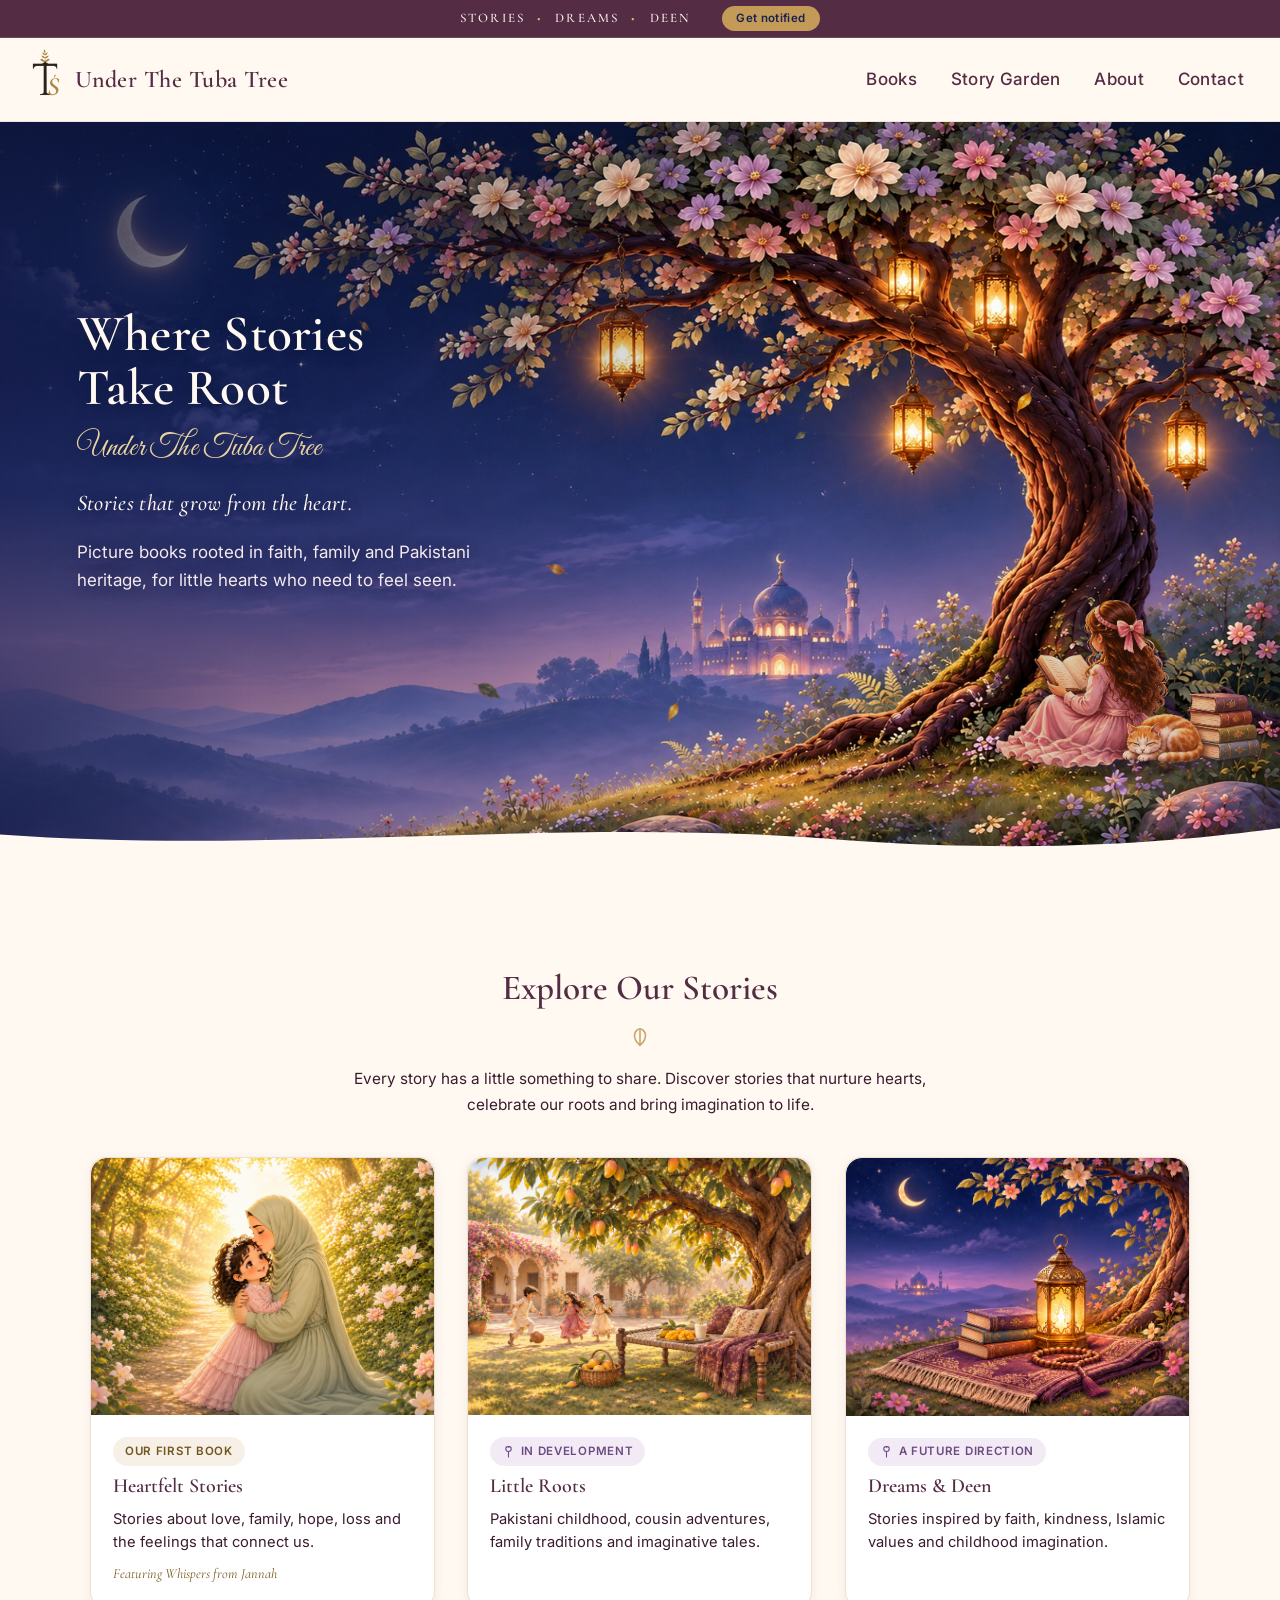
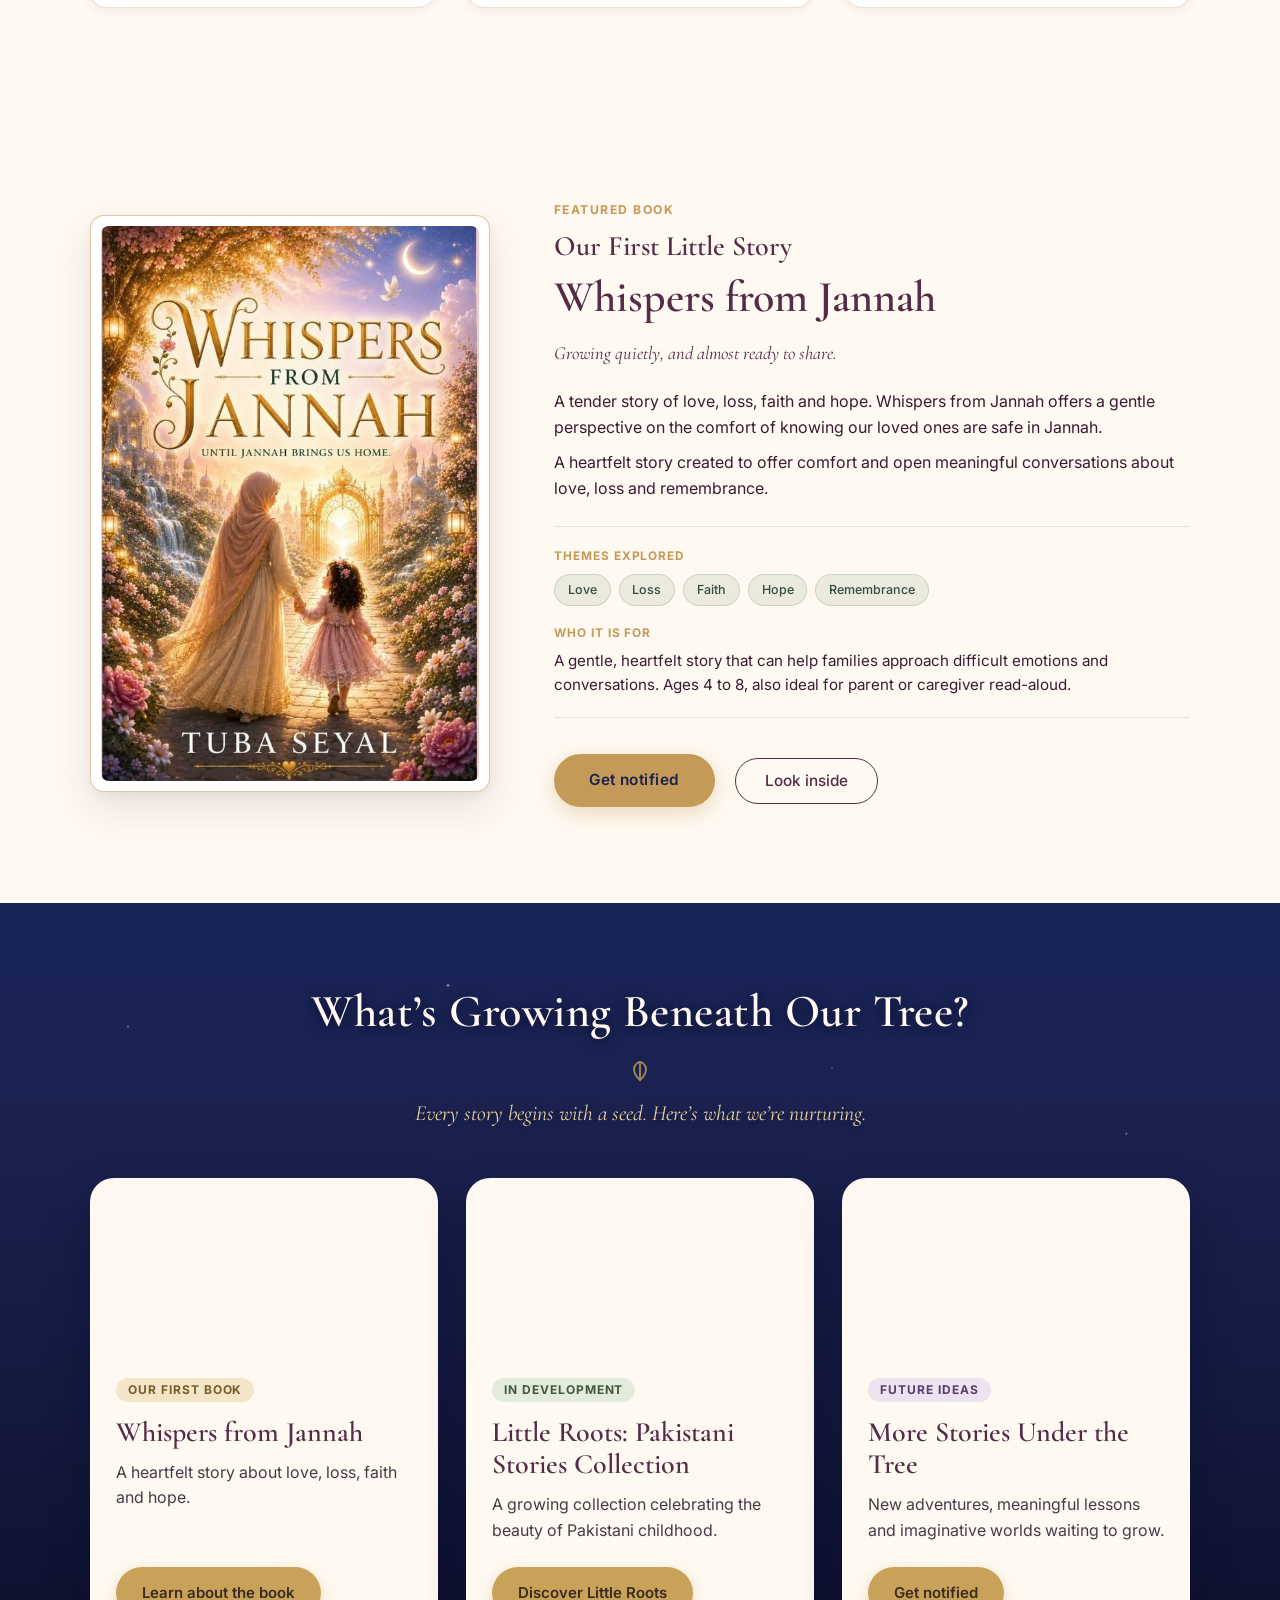
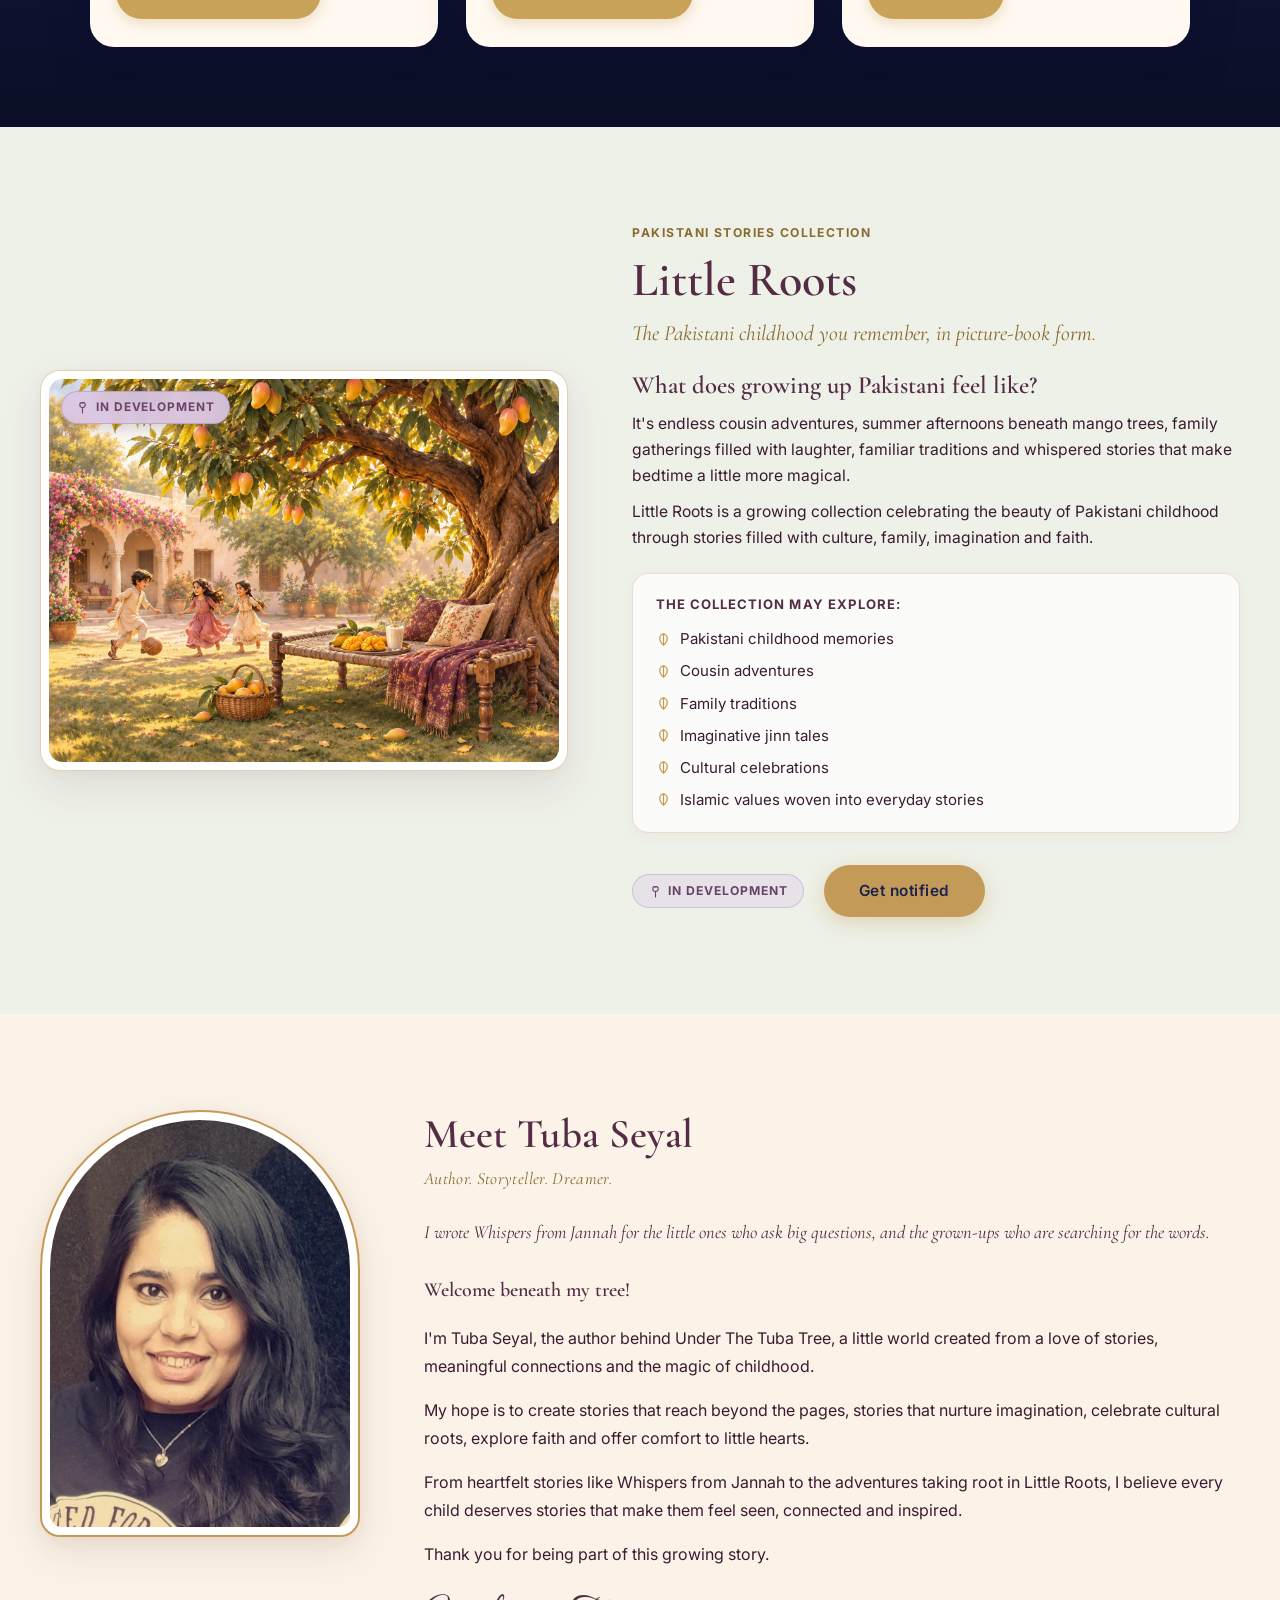
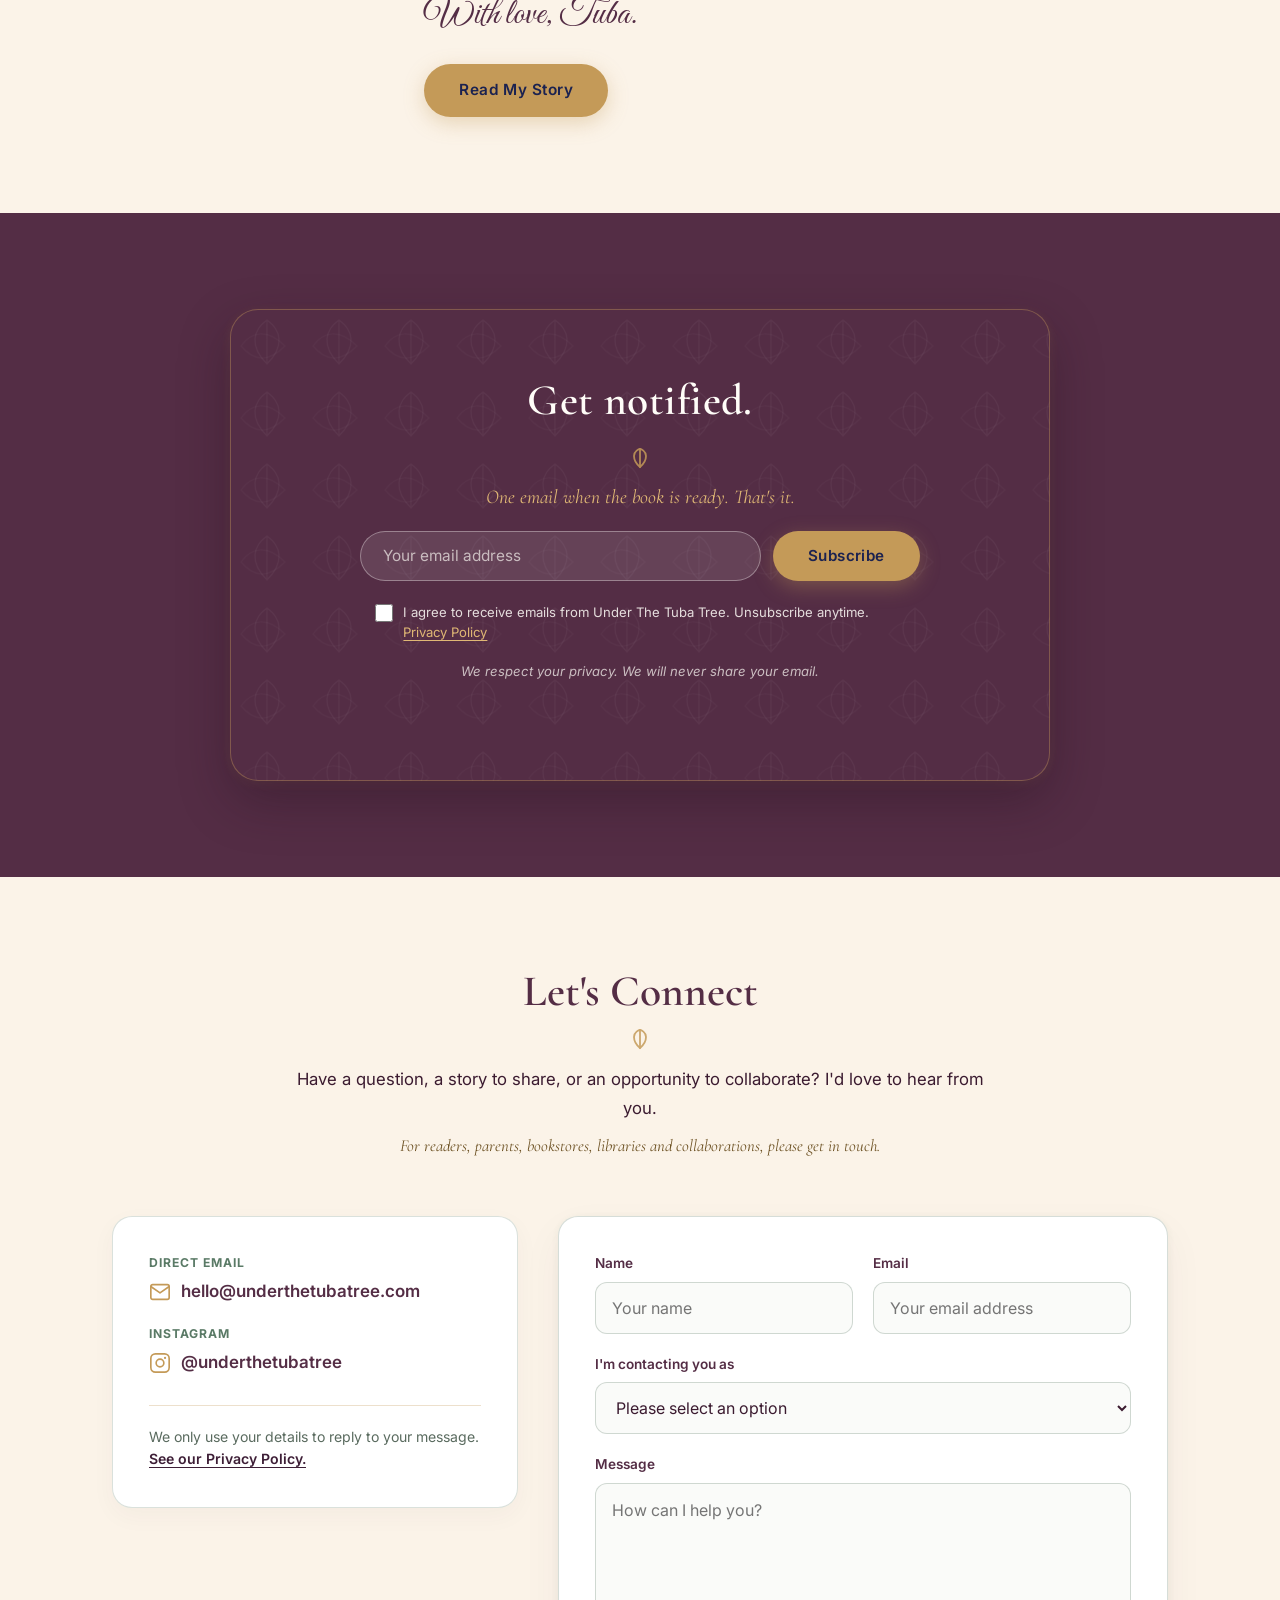
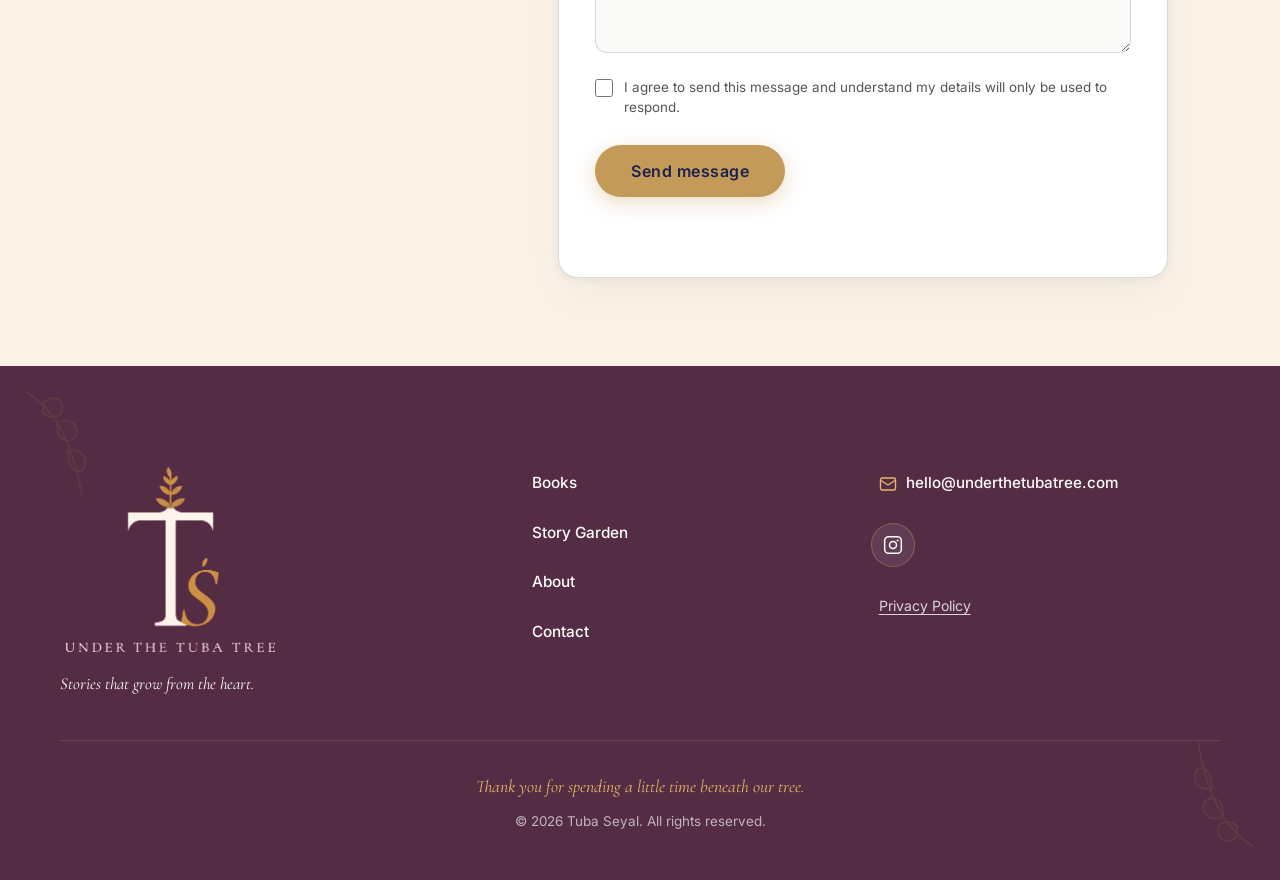
<file: index.html>
<!DOCTYPE html>
<html lang="en">
<head>
  <meta charset="UTF-8">
  <meta name="viewport" content="width=device-width, initial-scale=1.0">
  <title>Under The Tuba Tree | Stories • Dreams • Deen</title>
  <meta name="description" content="Picture books rooted in faith, family and Pakistani heritage, for little hearts who need to feel seen.">
  <link rel="canonical" href="https://underthetubatree.vercel.app/">

  <!-- Open Graph / Facebook -->
  <meta property="og:type" content="website">
  <meta property="og:site_name" content="Under The Tuba Tree">
  <meta property="og:title" content="Under The Tuba Tree | Stories • Dreams • Deen">
  <meta property="og:description" content="Picture books rooted in faith, family and Pakistani heritage, for little hearts who need to feel seen.">
  <meta property="og:image" content="https://underthetubatree.vercel.app/assets/share-image.jpg">
  <meta property="og:image:width" content="1200">
  <meta property="og:image:height" content="630">
  <meta property="og:image:alt" content="Under The Tuba Tree moonlit scene with a blooming tree, glowing lanterns, and a young girl reading">
  <meta property="og:url" content="https://underthetubatree.vercel.app/">
  <meta property="og:locale" content="en_US">

  <!-- Twitter Card -->
  <meta name="twitter:card" content="summary_large_image">
  <meta name="twitter:title" content="Under The Tuba Tree | Stories • Dreams • Deen">
  <meta name="twitter:description" content="Picture books rooted in faith, family and Pakistani heritage, for little hearts who need to feel seen.">
  <meta name="twitter:image" content="https://underthetubatree.vercel.app/assets/share-image.jpg">

  <!-- Google Fonts Preconnect & Fonts -->
  <link rel="preconnect" href="https://fonts.googleapis.com">
  <link rel="preconnect" href="https://fonts.gstatic.com" crossorigin>
  <link href="https://fonts.googleapis.com/css2?family=Great+Vibes&family=Cormorant+Garamond:ital,wght@0,400;0,500;0,600;0,700;1,400;1,500&family=Inter:wght@400;500;600&display=swap" rel="stylesheet">

  <!-- Preload Fonts & Critical Hero Assets -->
  <link rel="preload" as="style" href="https://fonts.googleapis.com/css2?family=Great+Vibes&family=Cormorant+Garamond:ital,wght@0,400;0,500;0,600;0,700;1,400;1,500&family=Inter:wght@400;500;600&display=swap">
  <link rel="preload" as="image" href="assets/hero-bg.jpg" imagesrcset="assets/hero-bg-828.jpg 828w, assets/hero-bg-1242.jpg 1242w, assets/hero-bg-1656.jpg 1656w" imagesizes="100vw" fetchpriority="high">
  <link rel="preload" as="image" href="assets/reader.png?v=2">
  <link rel="preload" as="image" href="assets/logo-mark.png?v=4">

  <!-- Stylesheet -->
  <link rel="stylesheet" href="style.css?v=36">
</head>
<body>

  <!-- Skip-to-content accessible link -->
  <a href="#top" class="skip-link">Skip to main content</a>

  <!-- ===== TOP BAR (Deep Plum) ===== -->
  <header class="top-bar" id="topBar">
    <div class="top-bar__inner">
      <p class="top-bar__tagline">
        Stories <span class="bullet" aria-hidden="true">•</span> Dreams <span class="bullet" aria-hidden="true">•</span> Deen
      </p>
      <a href="#story-circle" class="top-bar__cta-btn" aria-label="Get notified when books are ready">Get notified</a>
    </div>
  </header>

  <!-- ===== MAIN NAVIGATION ===== -->
  <nav class="main-nav" id="mainNav" aria-label="Main Navigation">
    <div class="main-nav__inner">
      <a href="#top" class="brand-logo" aria-label="Under The Tuba Tree Home">
        <img src="assets/logo-mark.png?v=4" alt="Under The Tuba Tree sprout monogram" class="brand-logo__mark">
        <span class="brand-logo__text">Under The Tuba Tree</span>
      </a>

      <!-- Desktop Navigation Links -->
      <ul class="nav-menu nav-menu--desktop" id="navMenuDesktop">
        <li><a href="#explore" class="nav-link">Books</a></li>
        <li><a href="#story-garden" class="nav-link">Story Garden</a></li>
        <li><a href="#author" class="nav-link">About</a></li>
        <li><a href="#contact" class="nav-link">Contact</a></li>
      </ul>

      <!-- Mobile Hamburger Button -->
      <button class="menu-toggle" id="menuToggle" aria-label="Toggle navigation menu" aria-expanded="false" aria-controls="mobileDrawer">
        <span class="bar"></span>
        <span class="bar"></span>
        <span class="bar"></span>
      </button>
    </div>
  </nav>

  <!-- ===== MOBILE DRAWER ===== -->
  <div class="mobile-drawer" id="mobileDrawer" role="dialog" aria-label="Navigation menu" aria-modal="true" hidden>
    <div class="mobile-drawer__backdrop" id="drawerBackdrop"></div>
    <div class="mobile-drawer__panel" id="drawerPanel">
      <button class="mobile-drawer__close" id="drawerClose" aria-label="Close navigation menu">
        <svg width="24" height="24" viewBox="0 0 24 24" fill="none" stroke="currentColor" stroke-width="2" stroke-linecap="round">
          <line x1="18" y1="6" x2="6" y2="18"/><line x1="6" y1="6" x2="18" y2="18"/>
        </svg>
      </button>
      <ul class="mobile-drawer__links">
        <li><a href="#explore" class="mobile-drawer__link">Books</a></li>
        <li><a href="#story-garden" class="mobile-drawer__link">Story Garden</a></li>
        <li><a href="#author" class="mobile-drawer__link">About</a></li>
        <li><a href="#contact" class="mobile-drawer__link">Contact</a></li>
      </ul>
      <a href="#story-circle" class="mobile-drawer__cta btn-gold" aria-label="Get notified when books are ready">Get notified</a>
    </div>
  </div>

  <!-- ===== SECTION 1: HERO (TOP) ===== -->
  <section class="hero-section" id="top" aria-label="Welcome Hero">

    <!-- Hero Artwork Container (Top block on mobile, full hero layer on desktop) -->
    <div class="hero-artwork" id="heroArtwork">
      <!-- Stage: 16:9 artwork container, anchored right -->
      <div class="stage" id="stage">

        <!-- Background Scene with High-Res Srcset -->
        <picture class="stage__picture">
          <source media="(max-width: 899px)"
                  srcset="assets/hero-bg-828.jpg 828w, assets/hero-bg-1242.jpg 1242w, assets/hero-bg-1656.jpg 1656w"
                  sizes="100vw">
          <img src="assets/hero-bg.jpg"
               srcset="assets/hero-bg-828.jpg 828w, assets/hero-bg-1242.jpg 1242w, assets/hero-bg-1656.jpg 1656w"
               sizes="(max-width: 899px) 100vw, 100vw"
               width="1672" height="941"
               alt="Moonlit night scene with blooming tree, glowing lanterns, crescent moon and distant palace"
               class="stage__bg" id="heroBg"
               fetchpriority="high" decoding="async">
        </picture>

        <!-- Decorative Reader Character Layer -->
        <div class="reader-character" id="readerCharacter" aria-hidden="true">
          <div class="reader-character__shadow"></div>
          <div class="reader-character__body">
            <img src="assets/reader.png?v=2"
                 alt=""
                 class="reader-character__img"
                 id="readerImg"
                 decoding="async">
          </div>
        </div>

        <!-- Lantern Glow Layer -->
        <div class="lantern-glows" id="lanternGlows" aria-hidden="true">
          <div class="glow lantern-1" style="left: 50.0%; top: 31.0%;"></div>
          <div class="glow lantern-2" style="left: 72.0%; top: 20.0%;"></div>
          <div class="glow lantern-3" style="left: 79.5%; top: 25.0%;"></div>
          <div class="glow lantern-4" style="left: 71.5%; top: 41.0%;"></div>
          <div class="glow lantern-5" style="left: 92.5%; top: 43.0%;"></div>
        </div>

        <!-- Fireflies Layer -->
        <div class="fireflies-layer" id="firefliesLayer" aria-hidden="true"></div>

        <!-- Falling Leaves Canvas Layer -->
        <canvas id="leavesCanvas" class="leaves-canvas" aria-hidden="true"></canvas>

      </div>
      <!-- /stage -->
    </div>
    <!-- /hero-artwork -->

    <!-- Hero Content (Left-aligned on Desktop, Stacked Below Artwork on Mobile) -->
    <div class="hero-content" id="heroContent">
      <h1 class="hero-headline" id="heroHeadline">Where Stories <br class="hero-headline__br">Take Root</h1>
      <p class="hero-brand" id="heroBrand">Under The Tuba Tree</p>
      <p class="hero-tagline" id="heroTagline">Stories that grow from the heart.</p>
      <p class="hero-intro" id="heroIntro">Picture books rooted in faith, family and Pakistani heritage, for little hearts who need to feel seen.</p>
      <div class="hero-action" id="heroAction">
        <a href="#explore" class="btn-gold hero-btn hero-btn--gold" id="exploreBtn">
          Explore Our Stories
        </a>
        <a href="#author" class="btn-ghost hero-btn hero-btn--ghost" id="meetAuthorBtn">
          Meet the Author
        </a>
      </div>
    </div>

    <!-- Hero to Explore Clean Wave Divider (gentle full-width wave filled with #FFF9F2) -->
    <div class="hero-wave-divider" aria-hidden="true">
      <svg viewBox="0 0 1440 80" preserveAspectRatio="none" width="100%" display="block">
        <path d="M0,45 C320,68 640,24 960,52 C1200,68 1360,48 1440,38 L1440,80 L0,80 Z" fill="#FFF9F2"/>
      </svg>
    </div>

  </section>

  <!-- ===== SECTION 2: EXPLORE OUR STORIES ===== -->
  <section class="explore-section" id="explore" aria-label="Explore Our Stories">
    <div class="explore-inner section__container">
      <div class="explore-header reveal-on-scroll">
        <h2 class="explore-heading">
          Explore Our Stories
          <span class="leaf-ornament" aria-hidden="true">
            <svg width="22" height="22" viewBox="0 0 24 24" fill="none" stroke="var(--color-gold)" stroke-width="1.8" stroke-linecap="round"><path d="M12 21 C12 21 18 16 18 10 C18 5 13 3 12 3 C11 3 6 5 6 10 C6 16 12 21 12 21 Z"/><path d="M12 3 L12 21"/></svg>
          </span>
        </h2>
        <p class="explore-intro">Every story has a little something to share. Discover stories that nurture hearts, celebrate our roots and bring imagination to life.</p>
      </div>
      <div class="explore-cards" id="exploreCards">
        <!-- Cards generated from JS EXPLORE_CARDS array -->
      </div>
    </div>
  </section>

  <!-- ===== FEATURED BOOK ===== -->
  <section class="section section--ivory" id="featured-book" aria-label="Featured book: Whispers from Jannah">
    <div class="section__container featured-book reveal-on-scroll">
      <div class="featured-book__cover">
        <div class="featured-book__frame">
          <img src="assets/cover.jpg" alt="Whispers from Jannah book cover" class="featured-book__img" width="400" height="600" loading="lazy">
        </div>
      </div>
      <div class="featured-book__info">
        <span class="featured-book__eyebrow-badge">Featured book</span>
        <h2 class="featured-book__section-heading">Our First Little Story</h2>
        <h3 class="featured-book__title">Whispers from Jannah</h3>
        <p class="featured-book__status">Growing quietly, and almost ready to share.</p>
        <p class="featured-book__desc">A tender story of love, loss, faith and hope. Whispers from Jannah offers a gentle perspective on the comfort of knowing our loved ones are safe in Jannah.</p>
        <p class="featured-book__desc">A heartfelt story created to offer comfort and open meaningful conversations about love, loss and remembrance.</p>

        <div class="featured-book__blocks">
          <div class="featured-book__block">
            <h4 class="featured-book__block-label">Themes explored</h4>
            <div class="featured-book__tags">
              <span class="tag">Love</span>
              <span class="tag">Loss</span>
              <span class="tag">Faith</span>
              <span class="tag">Hope</span>
              <span class="tag">Remembrance</span>
            </div>
          </div>

          <div class="featured-book__block">
            <h4 class="featured-book__block-label">Who it is for</h4>
            <p class="featured-book__block-text">A gentle, heartfelt story that can help families approach difficult emotions and conversations. Ages 4 to 8, also ideal for parent or caregiver read-aloud.</p>
          </div>
        </div>

        <div class="featured-book__actions" id="featuredBookActions">
          <!-- Rendered dynamically by script based on buyUrl -->
          <div class="featured-book__buy-group" id="featuredBookBuyWrap">
            <a href="#story-circle" class="btn-gold" id="featuredBookBuyBtn" aria-label="Get notified when Whispers from Jannah is ready">Get notified</a>
          </div>
          <button type="button" class="btn-outline" id="lookInsideBtn" aria-haspopup="dialog">Look inside</button>
        </div>
      </div>
    </div>
  </section>

  <!-- ===== SECTION 4: THE STORY GARDEN ===== -->
  <section class="section sg" id="story-garden" aria-labelledby="sgHeading">

    <!-- CSS stars background -->
    <div class="sg__stars" aria-hidden="true"></div>
    <!-- Slow decorative falling leaves (pointer-events none) -->
    <div class="sg__falling-leaves section-leaves-bg" id="sgFallingLeaves" aria-hidden="true"></div>

    <div class="section__container sg__container">

      <!-- Section header -->
      <header class="sg__header reveal-on-scroll">
        <h2 class="sg__title" id="sgHeading">
          What’s Growing Beneath Our Tree?
          <span class="leaf-ornament" aria-hidden="true">
            <svg width="24" height="24" viewBox="0 0 24 24" fill="none" stroke="var(--color-gold)" stroke-width="1.8" stroke-linecap="round"><path d="M12 21 C12 21 18 16 18 10 C18 5 13 3 12 3 C11 3 6 5 6 10 C6 16 12 21 12 21 Z"/><path d="M12 3 L12 21"/></svg>
          </span>
        </h2>
        <p class="sg__subtitle">Every story begins with a seed. Here’s what we’re nurturing.</p>
      </header>

      <!-- Story Garden 3 Growth Cards Grid -->
      <div class="sg__cards-grid" id="sgCardsGrid" aria-label="Stages of growth: Bloom, Sprout, Seed">
        <!-- Rendered dynamically from gardenItems in script.js -->
      </div>

    </div>

  </section>

  <!-- ===== LOOK INSIDE ACCESSIBLE LIGHTBOX ===== -->
  <div class="lightbox" id="lookInsideLightbox" role="dialog" aria-modal="true" aria-labelledby="lightboxTitle" hidden>
    <div class="lightbox__backdrop" id="lightboxBackdrop" aria-hidden="true"></div>
    <div class="lightbox__dialog" role="document">
      <button type="button" class="lightbox__close" id="lightboxClose" aria-label="Close preview">
        <svg width="22" height="22" viewBox="0 0 24 24" fill="none" stroke="currentColor" stroke-width="2" stroke-linecap="round"><line x1="18" y1="6" x2="6" y2="18"/><line x1="6" y1="6" x2="18" y2="18"/></svg>
      </button>

      <header class="lightbox__header">
        <h3 class="lightbox__title" id="lightboxTitle">A glimpse inside Whispers from Jannah</h3>
        <p class="lightbox__note">Preview artwork. The full story is in the book.</p>
      </header>

      <div class="lightbox__stage" id="lightboxStage">
        <button type="button" class="lightbox__nav lightbox__nav--prev" id="lightboxPrev" aria-label="Previous illustration">
          <svg width="24" height="24" viewBox="0 0 24 24" fill="none" stroke="currentColor" stroke-width="2.2" stroke-linecap="round" stroke-linejoin="round"><polyline points="15 18 9 12 15 6"/></svg>
        </button>

        <div class="lightbox__viewport" id="lightboxViewport">
          <div class="lightbox__img-wrap">
            <img src="assets/look-inside-1.webp" alt="Whispers from Jannah book cover" class="lightbox__img" id="lightboxImg">
          </div>
        </div>

        <button type="button" class="lightbox__nav lightbox__nav--next" id="lightboxNext" aria-label="Next illustration">
          <svg width="24" height="24" viewBox="0 0 24 24" fill="none" stroke="currentColor" stroke-width="2.2" stroke-linecap="round" stroke-linejoin="round"><polyline points="9 18 15 12 9 6"/></svg>
        </button>
      </div>

      <footer class="lightbox__footer">
        <span class="lightbox__counter" id="lightboxCounter" aria-live="polite">Page 1 of 4</span>
      </footer>
    </div>
  </div>

  <!-- ===== SECTION 5: LITTLE ROOTS ===== -->
  <section class="section little-roots-section" id="little-roots" aria-label="Little Roots: Pakistani Stories Collection">
    <div class="section__container little-roots-inner reveal-on-scroll">
      <div class="little-roots-grid">
        <!-- Left Column: Illustration (4:3, rounded 20px, soft shadow, thin gold frame, pinned "In Development" badge) -->
        <div class="little-roots__visual">
          <div class="little-roots__frame">
            <span class="little-roots__pinned-badge">
              <svg class="little-roots__seed-icon" width="13" height="13" viewBox="0 0 24 24" fill="none" stroke="currentColor" stroke-width="2" stroke-linecap="round"><path d="M12 22V12"/><path d="M12 12c-3 0-5-2-5-5s2-4 3.5-4c.8 0 1.2.4 1.5.8.3-.4.7-.8 1.5-.8C15 3 17 4 17 7s-2 5-5 5z"/></svg>
              <span>In Development</span>
            </span>
            <img src="assets/little-roots.webp" alt="Children playing beneath a mango tree in a warm Pakistani courtyard" class="little-roots__img" width="800" height="600" loading="lazy">
          </div>
        </div>

        <!-- Right Column: Text Information -->
        <div class="little-roots__content">
          <span class="little-roots__label">Pakistani Stories Collection</span>
          <h2 class="little-roots__heading">Little Roots</h2>
          <p class="little-roots__tagline">The Pakistani childhood you remember, in picture-book form.</p>

          <h3 class="little-roots__question">What does growing up Pakistani feel like?</h3>
          <p class="little-roots__p">It's endless cousin adventures, summer afternoons beneath mango trees, family gatherings filled with laughter, familiar traditions and whispered stories that make bedtime a little more magical.</p>
          <p class="little-roots__p">Little Roots is a growing collection celebrating the beauty of Pakistani childhood through stories filled with culture, family, imagination and faith.</p>

          <div class="little-roots__explore-wrap">
            <h4 class="little-roots__explore-title">The collection may explore:</h4>
            <ul class="little-roots__list">
              <li>
                <svg class="little-roots__bullet" width="15" height="15" viewBox="0 0 24 24" fill="none" stroke="currentColor" stroke-width="2" stroke-linecap="round"><path d="M12 21 C12 21 18 16 18 10 C18 5 13 3 12 3 C11 3 6 5 6 10 C6 16 12 21 12 21 Z"/><path d="M12 3 L12 21"/></svg>
                <span>Pakistani childhood memories</span>
              </li>
              <li>
                <svg class="little-roots__bullet" width="15" height="15" viewBox="0 0 24 24" fill="none" stroke="currentColor" stroke-width="2" stroke-linecap="round"><path d="M12 21 C12 21 18 16 18 10 C18 5 13 3 12 3 C11 3 6 5 6 10 C6 16 12 21 12 21 Z"/><path d="M12 3 L12 21"/></svg>
                <span>Cousin adventures</span>
              </li>
              <li>
                <svg class="little-roots__bullet" width="15" height="15" viewBox="0 0 24 24" fill="none" stroke="currentColor" stroke-width="2" stroke-linecap="round"><path d="M12 21 C12 21 18 16 18 10 C18 5 13 3 12 3 C11 3 6 5 6 10 C6 16 12 21 12 21 Z"/><path d="M12 3 L12 21"/></svg>
                <span>Family traditions</span>
              </li>
              <li>
                <svg class="little-roots__bullet" width="15" height="15" viewBox="0 0 24 24" fill="none" stroke="currentColor" stroke-width="2" stroke-linecap="round"><path d="M12 21 C12 21 18 16 18 10 C18 5 13 3 12 3 C11 3 6 5 6 10 C6 16 12 21 12 21 Z"/><path d="M12 3 L12 21"/></svg>
                <span>Imaginative jinn tales</span>
              </li>
              <li>
                <svg class="little-roots__bullet" width="15" height="15" viewBox="0 0 24 24" fill="none" stroke="currentColor" stroke-width="2" stroke-linecap="round"><path d="M12 21 C12 21 18 16 18 10 C18 5 13 3 12 3 C11 3 6 5 6 10 C6 16 12 21 12 21 Z"/><path d="M12 3 L12 21"/></svg>
                <span>Cultural celebrations</span>
              </li>
              <li>
                <svg class="little-roots__bullet" width="15" height="15" viewBox="0 0 24 24" fill="none" stroke="currentColor" stroke-width="2" stroke-linecap="round"><path d="M12 21 C12 21 18 16 18 10 C18 5 13 3 12 3 C11 3 6 5 6 10 C6 16 12 21 12 21 Z"/><path d="M12 3 L12 21"/></svg>
                <span>Islamic values woven into everyday stories</span>
              </li>
            </ul>
          </div>

          <div class="little-roots__footer">
            <span class="little-roots__status-badge">
              <svg class="little-roots__seed-icon" width="13" height="13" viewBox="0 0 24 24" fill="none" stroke="currentColor" stroke-width="2" stroke-linecap="round"><path d="M12 22V12"/><path d="M12 12c-3 0-5-2-5-5s2-4 3.5-4c.8 0 1.2.4 1.5.8.3-.4.7-.8 1.5-.8C15 3 17 4 17 7s-2 5-5 5z"/></svg>
              <span>In Development</span>
            </span>
            <a href="#story-circle" class="btn-gold little-roots__cta-btn" aria-label="Get notified about Little Roots collection">Get notified</a>
          </div>
        </div>
      </div>
    </div>
  </section>

  <!-- ===== SECTION 6: MEET THE AUTHOR ===== -->
  <section class="about-section" id="author" aria-label="Meet the Author">
    <div class="section__container about-author reveal-on-scroll">
      <!-- Left: Arch-shaped portrait frame with gold border -->
      <div class="about-author__photo-col">
        <div class="about-author__frame" aria-label="Portrait of Tuba Seyal">
          <img src="assets/author.webp" alt="Tuba Seyal" class="about-author__img" width="472" height="1024" loading="lazy">
        </div>
      </div>

      <!-- Right: Text Content -->
      <div class="about-author__text">
        <h2 class="about-author__heading">Meet Tuba Seyal</h2>
        <p class="about-author__tagline">Author. Storyteller. Dreamer.</p>

        <div class="about-author__body">
          <p class="about-author__leadin">I wrote Whispers from Jannah for the little ones who ask big questions, and the grown-ups who are searching for the words.</p>
          <p class="about-author__greeting">Welcome beneath my tree!</p>
          <p>I'm Tuba Seyal, the author behind Under The Tuba Tree, a little world created from a love of stories, meaningful connections and the magic of childhood.</p>
          <p>My hope is to create stories that reach beyond the pages, stories that nurture imagination, celebrate cultural roots, explore faith and offer comfort to little hearts.</p>
          <p>From heartfelt stories like Whispers from Jannah to the adventures taking root in Little Roots, I believe every child deserves stories that make them feel seen, connected and inspired.</p>
          <p>Thank you for being part of this growing story.</p>
        </div>

        <div class="about-author__signature" aria-label="Signature: With love, Tuba.">With love, Tuba.</div>

        <div class="about-author__action">
          <a href="author.html" class="btn-gold">Read My Story</a>
        </div>
      </div>
    </div>
  </section>



  <!-- ===== SECTION 7: GET NOTIFIED ===== -->
  <section class="newsletter-band" id="story-circle" aria-label="Get notified">
    <!-- Slow decorative drifting leaves in section margins (pointer-events none, behind content) -->
    <div class="section-leaves-bg" id="newsletterLeavesBg" aria-hidden="true"></div>
    <div class="section__container newsletter-band__inner reveal-on-scroll">
      <!-- Rounded card with deep plum #542D45 background & faint botanical leaf pattern -->
      <div class="newsletter-card">
        <h2 class="newsletter-band__heading">
          Get notified.
          <span class="leaf-ornament" aria-hidden="true">
            <svg width="24" height="24" viewBox="0 0 24 24" fill="none" stroke="var(--color-gold)" stroke-width="1.8" stroke-linecap="round"><path d="M12 21 C12 21 18 16 18 10 C18 5 13 3 12 3 C11 3 6 5 6 10 C6 16 12 21 12 21 Z"/><path d="M12 3 L12 21"/></svg>
          </span>
        </h2>
        <p class="newsletter-band__subtitle">One email when the book is ready. That's it.</p>
        
        <form class="newsletter-form" id="newsletterForm" action="#" method="post" aria-label="Get notified signup" novalidate>
          <!-- Visually hidden label -->
          <label for="newsletterEmail" class="sr-only">Your email address</label>
          
          <!-- Honeypot field for spam prevention (hidden from real users) -->
          <div class="newsletter-form__hp" aria-hidden="true" style="position: absolute; left: -9999px; width: 1px; height: 1px; overflow: hidden;">
            <label for="newsletterHp">Leave this field blank</label>
            <input type="text" name="b_comment" id="newsletterHp" tabindex="-1" autocomplete="off">
          </div>

          <!-- Email Input & Gold Subscribe Button -->
          <div class="newsletter-form__fields">
            <input type="email" id="newsletterEmail" name="email" class="newsletter-form__input" placeholder="Your email address" required aria-describedby="newsletterStatus">
            <button type="submit" id="newsletterSubmitBtn" class="newsletter-form__btn btn-gold">Subscribe</button>
          </div>

          <!-- Required Consent Checkbox -->
          <div class="newsletter-consent">
            <input type="checkbox" id="newsletterConsent" name="consent" class="newsletter-consent__checkbox" required>
            <label for="newsletterConsent" class="newsletter-consent__label">
              I agree to receive emails from Under The Tuba Tree. Unsubscribe anytime. <a href="/privacy-policy" class="newsletter-privacy-link">Privacy Policy</a>
            </label>
          </div>

          <!-- Note under the form -->
          <p class="newsletter-privacy-note">We respect your privacy. We will never share your email.</p>

          <!-- Inline status message (Single container) -->
          <div class="newsletter-form__messages" id="newsletterMsg">
            <div class="newsletter-msg" id="newsletterStatus" role="status" aria-live="polite" hidden>
              <span class="newsletter-msg__icon-wrap" aria-hidden="true">
                <svg class="newsletter-msg__icon newsletter-msg__icon--success" width="20" height="20" viewBox="0 0 20 20" fill="none" focusable="false">
                  <circle cx="10" cy="10" r="9" stroke="#C9A25A" stroke-width="1.6"/>
                  <path d="M6 10.2L8.6 12.8L14 7.5" stroke="#C9A25A" stroke-width="1.8" stroke-linecap="round" stroke-linejoin="round"/>
                </svg>
                <svg class="newsletter-msg__icon newsletter-msg__icon--error" width="20" height="20" viewBox="0 0 20 20" fill="none" focusable="false">
                  <circle cx="10" cy="10" r="9" stroke="#E58A8A" stroke-width="1.6"/>
                  <path d="M10 6v5M10 14h.01" stroke="#E58A8A" stroke-width="1.8" stroke-linecap="round"/>
                </svg>
              </span>
              <span class="newsletter-msg__text" id="newsletterStatusText"></span>
            </div>
          </div>
        </form>
      </div>
    </div>
  </section>

  <!-- ===== SECTION 8: CONTACT ===== -->
  <section class="contact-section" id="contact" aria-label="Let's Connect">
    <!-- Slow decorative drifting leaves in section margins (pointer-events none, behind content) -->
    <div class="section-leaves-bg" id="contactLeavesBg" aria-hidden="true"></div>
    <div class="section__container contact-container reveal-on-scroll">
      <div class="contact-header">
        <h2 class="contact-heading">
          Let's Connect
          <span class="leaf-ornament" aria-hidden="true">
            <svg width="24" height="24" viewBox="0 0 24 24" fill="none" stroke="var(--color-gold)" stroke-width="1.8" stroke-linecap="round"><path d="M12 21 C12 21 18 16 18 10 C18 5 13 3 12 3 C11 3 6 5 6 10 C6 16 12 21 12 21 Z"/><path d="M12 3 L12 21"/></svg>
          </span>
        </h2>
        <p class="contact-intro">Have a question, a story to share, or an opportunity to collaborate? I'd love to hear from you.</p>
        <p class="contact-subintro">For readers, parents, bookstores, libraries and collaborations, please get in touch.</p>
      </div>

      <div class="contact-grid">
        <!-- Left Column: Direct Links & Privacy Note -->
        <div class="contact-info">
          <div class="contact-info-card">
            <div class="contact-info-top">
              <div class="contact-info-item">
                <span class="contact-info-label">Direct Email</span>
                <a href="mailto:hello@underthetubatree.com" class="contact-link contact-link--email">
                  <svg width="22" height="22" viewBox="0 0 24 24" fill="none" stroke="currentColor" stroke-width="1.8" stroke-linecap="round" stroke-linejoin="round" aria-hidden="true">
                    <path d="M4 4h16c1.1 0 2 .9 2 2v12c0 1.1-.9 2-2 2H4c-1.1 0-2-.9-2-2V6c0-1.1.9-2 2-2z"/>
                    <polyline points="22,6 12,13 2,6"/>
                  </svg>
                  <span class="contact-email-text">hello<wbr>@underthetubatree.com</span>
                </a>
              </div>

              <div class="contact-info-item">
                <span class="contact-info-label">Instagram</span>
                <a href="https://instagram.com/underthetubatree" target="_blank" rel="noopener" class="contact-link contact-link--instagram">
                  <svg width="22" height="22" viewBox="0 0 24 24" fill="none" stroke="currentColor" stroke-width="1.8" stroke-linecap="round" stroke-linejoin="round" aria-hidden="true">
                    <rect x="2" y="2" width="20" height="20" rx="5"/>
                    <circle cx="12" cy="12" r="4.2"/>
                    <circle cx="17.5" cy="6.5" r="1.2" fill="currentColor" stroke="none"/>
                  </svg>
                  <span>@underthetubatree</span>
                </a>
              </div>
            </div>

            <p class="contact-privacy-note">We only use your details to reply to your message. <a href="/privacy-policy" class="contact-privacy-link">See our Privacy Policy.</a></p>
          </div>
        </div>

        <!-- Right Column: Contact Form in Ivory Card -->
        <div class="contact-form-wrap">
          <div class="contact-card">
            <form class="contact-form" id="contactForm" action="#" method="post" aria-label="Contact form" novalidate>
              <!-- Hidden honeypot field -->
              <div class="contact-form__hp" aria-hidden="true" style="position: absolute; left: -9999px; width: 1px; height: 1px; overflow: hidden;">
                <label for="contactHp">Leave this field blank</label>
                <input type="text" name="b_contact_hp" id="contactHp" tabindex="-1" autocomplete="off">
              </div>

              <!-- Name & Email Row (side by side on desktop) -->
              <div class="contact-form-row">
                <!-- Name -->
                <div class="contact-field">
                  <label for="contactName" class="contact-label">Name</label>
                  <input type="text" id="contactName" name="name" class="contact-input" placeholder="Your name" required aria-describedby="contactNameError">
                  <span class="contact-field-error" id="contactNameError" hidden>Please enter your name.</span>
                </div>

                <!-- Email -->
                <div class="contact-field">
                  <label for="contactEmail" class="contact-label">Email</label>
                  <input type="email" id="contactEmail" name="email" class="contact-input" placeholder="Your email address" required aria-describedby="contactEmailError">
                  <span class="contact-field-error" id="contactEmailError" hidden>Please enter a valid email address.</span>
                </div>
              </div>

              <!-- "I'm contacting you as" -->
              <div class="contact-field">
                <label for="contactReason" class="contact-label">I'm contacting you as</label>
                <select id="contactReason" name="reason" class="contact-select" required aria-describedby="contactReasonError">
                  <option value="" disabled selected>Please select an option</option>
                  <option value="Reader or parent">Reader or parent</option>
                  <option value="Bookstore or library">Bookstore or library</option>
                  <option value="Collaboration">Collaboration</option>
                  <option value="Other">Other</option>
                </select>
                <span class="contact-field-error" id="contactReasonError" hidden>Please select an option.</span>
              </div>

              <!-- Message -->
              <div class="contact-field">
                <label for="contactMessage" class="contact-label">Message</label>
                <textarea id="contactMessage" name="message" class="contact-textarea" rows="4" placeholder="How can I help you?" required aria-describedby="contactMessageError"></textarea>
                <span class="contact-field-error" id="contactMessageError" hidden>Please enter your message.</span>
              </div>

              <!-- Required consent checkbox -->
              <div class="contact-consent">
                <input type="checkbox" id="contactConsent" name="consent" class="contact-consent__checkbox" required aria-describedby="contactConsentError">
                <label for="contactConsent" class="contact-consent__label">
                  I agree to send this message and understand my details will only be used to respond.
                </label>
              </div>
              <span class="contact-field-error" id="contactConsentError" hidden>Please check the box to agree before sending.</span>

              <!-- Submit button -->
              <button type="submit" id="contactSubmitBtn" class="btn-gold contact-submit-btn">Send message</button>

              <!-- Messages & Mailto fallback (Single Status Container) -->
              <div class="contact-messages" id="contactMessages">
                <div class="contact-msg" id="contactStatus" role="status" aria-live="polite" hidden>
                  <span class="contact-msg__icon-wrap" aria-hidden="true">
                    <svg class="contact-msg__icon contact-msg__icon--success" width="18" height="18" viewBox="0 0 20 20" fill="none" focusable="false">
                      <circle cx="10" cy="10" r="9" stroke="currentColor" stroke-width="1.6"/>
                      <path d="M6 10.2L8.6 12.8L14 7.5" stroke="currentColor" stroke-width="1.8" stroke-linecap="round" stroke-linejoin="round"/>
                    </svg>
                    <svg class="contact-msg__icon contact-msg__icon--error" width="18" height="18" viewBox="0 0 20 20" fill="none" focusable="false">
                      <circle cx="10" cy="10" r="9" stroke="currentColor" stroke-width="1.6"/>
                      <path d="M10 6v5M10 14h.01" stroke="currentColor" stroke-width="1.8" stroke-linecap="round"/>
                    </svg>
                  </span>
                  <span class="contact-msg__text" id="contactStatusText"></span>
                </div>
                <div class="contact-mailto-fallback-wrap" id="contactMailtoFallback" hidden>
                  <p class="contact-fallback-note">Running in demo mode. You can also open your email app with your message prefilled:</p>
                  <a href="#" id="contactMailtoLink" class="btn-outline contact-mailto-btn">Open in Email App</a>
                </div>
              </div>
            </form>
          </div>
        </div>
      </div>
    </div>
  </section>

  <!-- ===== SITE FOOTER ===== -->
  <footer class="site-footer" id="footer" aria-label="Site footer">
    <!-- Faint botanical gold ornaments in corners (10-15% opacity, pointer-events none, never behind text) -->
    <div class="footer__botanical footer__botanical--top-left" aria-hidden="true">
      <svg width="140" height="140" viewBox="0 0 100 100" fill="none" stroke="currentColor" stroke-width="1.2" stroke-linecap="round" stroke-linejoin="round">
        <path d="M10,10 C35,25 45,55 50,85" />
        <path d="M22,18 C28,12 36,14 36,22 C36,28 28,30 22,25 Z" fill="currentColor" fill-opacity="0.12" />
        <path d="M32,32 C40,28 47,32 46,40 C44,46 37,47 33,40 Z" fill="currentColor" fill-opacity="0.12" />
        <path d="M40,52 C48,50 54,55 52,63 C50,68 43,68 41,60 Z" fill="currentColor" fill-opacity="0.12" />
      </svg>
    </div>
    <div class="footer__botanical footer__botanical--bottom-right" aria-hidden="true">
      <svg width="140" height="140" viewBox="0 0 100 100" fill="none" stroke="currentColor" stroke-width="1.2" stroke-linecap="round" stroke-linejoin="round">
        <path d="M90,90 C65,75 55,45 50,15" />
        <path d="M78,82 C72,88 64,86 64,78 C64,72 72,70 78,75 Z" fill="currentColor" fill-opacity="0.12" />
        <path d="M68,68 C60,72 53,68 54,60 C56,54 63,53 67,60 Z" fill="currentColor" fill-opacity="0.12" />
        <path d="M60,48 C52,50 46,45 48,37 C50,32 57,32 59,40 Z" fill="currentColor" fill-opacity="0.12" />
      </svg>
    </div>

    <div class="section__container footer__container">
      <div class="footer__grid">
        <!-- Column 1: Logo & Tagline -->
        <div class="footer__col footer__col--brand">
          <a href="#top" class="footer__logo-wrap" aria-label="Under The Tuba Tree">
            <img src="assets/logo-light.png" alt="Under The Tuba Tree" class="footer__logo-img" width="883" height="786" loading="lazy">
          </a>
          <p class="footer__tagline">Stories that grow from the heart.</p>
        </div>

        <!-- Column 2: Navigation Links -->
        <div class="footer__col footer__col--links">
          <nav class="footer__nav" aria-label="Footer Navigation">
            <a href="#explore" class="footer__link">Books</a>
            <a href="#story-garden" class="footer__link">Story Garden</a>
            <a href="#author" class="footer__link">About</a>
            <a href="#contact" class="footer__link">Contact</a>
          </nav>
        </div>

        <!-- Column 3: Connect -->
        <div class="footer__col footer__col--connect">
          <div class="footer__connect-content">
            <a href="mailto:hello@underthetubatree.com" class="footer__email-link">
              <svg class="footer__email-icon" width="18" height="18" viewBox="0 0 24 24" fill="none" stroke="currentColor" stroke-width="1.8" stroke-linecap="round" stroke-linejoin="round" aria-hidden="true">
                <rect x="2" y="4" width="20" height="16" rx="2"/>
                <path d="m22 7-8.97 5.7a1.94 1.94 0 0 1-2.06 0L2 7"/>
              </svg>
              <span>hello@underthetubatree.com</span>
            </a>

            <div class="footer__socials" aria-label="Social media">
              <a href="https://instagram.com/underthetubatree" target="_blank" rel="noopener noreferrer" class="footer__social-link" aria-label="Follow Under The Tuba Tree on Instagram (opens in a new tab)">
                <svg width="20" height="20" viewBox="0 0 24 24" fill="none" stroke="currentColor" stroke-width="1.8" stroke-linecap="round" stroke-linejoin="round" aria-hidden="true">
                  <rect x="2" y="2" width="20" height="20" rx="5"/>
                  <circle cx="12" cy="12" r="4.2"/>
                  <circle cx="17.5" cy="6.5" r="1.2" fill="currentColor" stroke="none"/>
                </svg>
              </a>
              <!-- Facebook remains hidden until a URL is configured in content object -->
              <a href="#" id="footerFacebookLink" class="footer__social-link" style="display: none;" aria-label="Follow Under The Tuba Tree on Facebook">
                <svg width="20" height="20" viewBox="0 0 24 24" fill="none" stroke="currentColor" stroke-width="1.8" stroke-linecap="round" stroke-linejoin="round" aria-hidden="true">
                  <path d="M18 2h-3a5 5 0 0 0-5 5v3H7v4h3v8h4v-8h3l1-4h-4V7a1 1 0 0 1 1-1h3z"/>
                </svg>
              </a>
            </div>

            <a href="/privacy-policy" class="footer__privacy-link">Privacy Policy</a>
          </div>
        </div>
      </div>

      <!-- Centered Closing Line & Copyright -->
      <div class="footer__bottom">
        <p class="footer__closing">Thank you for spending a little time beneath our tree.</p>
        <p class="footer__copyright">&copy; 2026 Tuba Seyal. All rights reserved.</p>
      </div>
    </div>
  </footer>

  <!-- Main JavaScript (deferred for performance) -->
  <script src="script.js?v=38" defer></script>
</body>
</html>
</file>
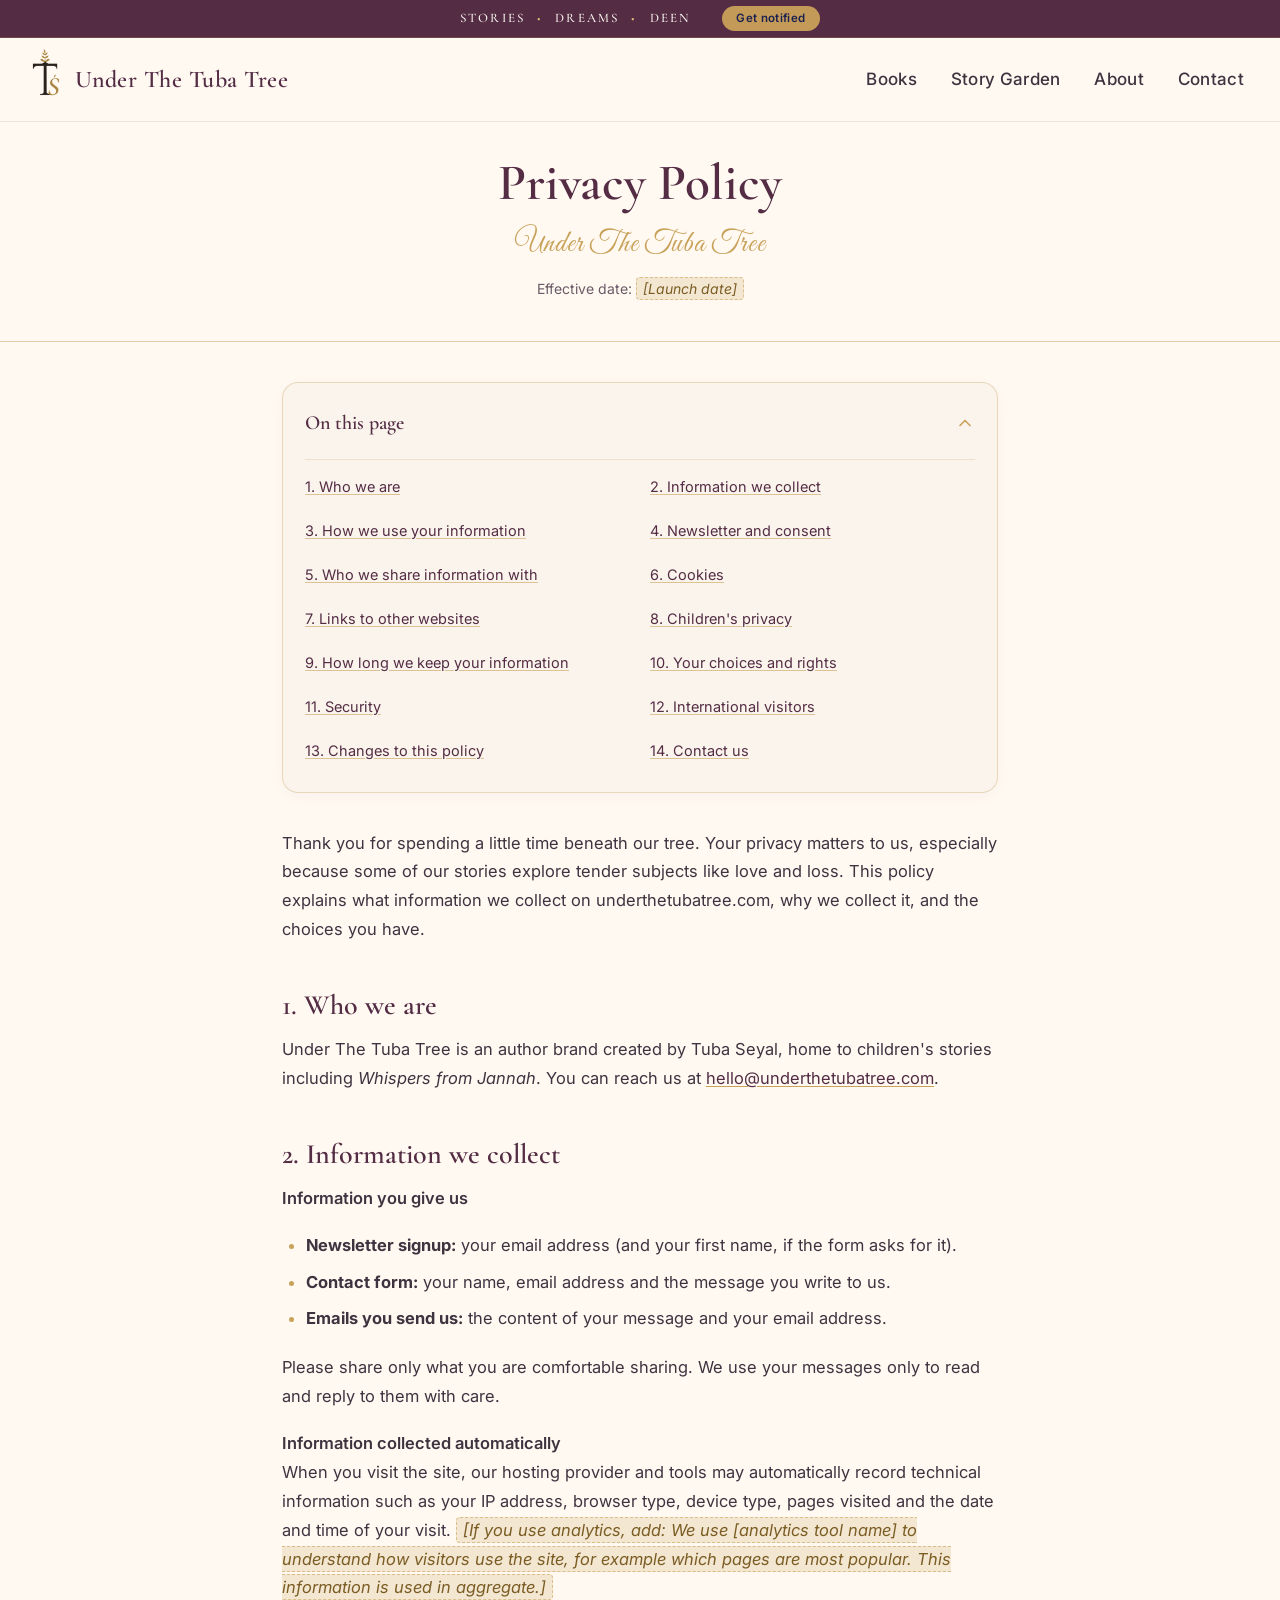
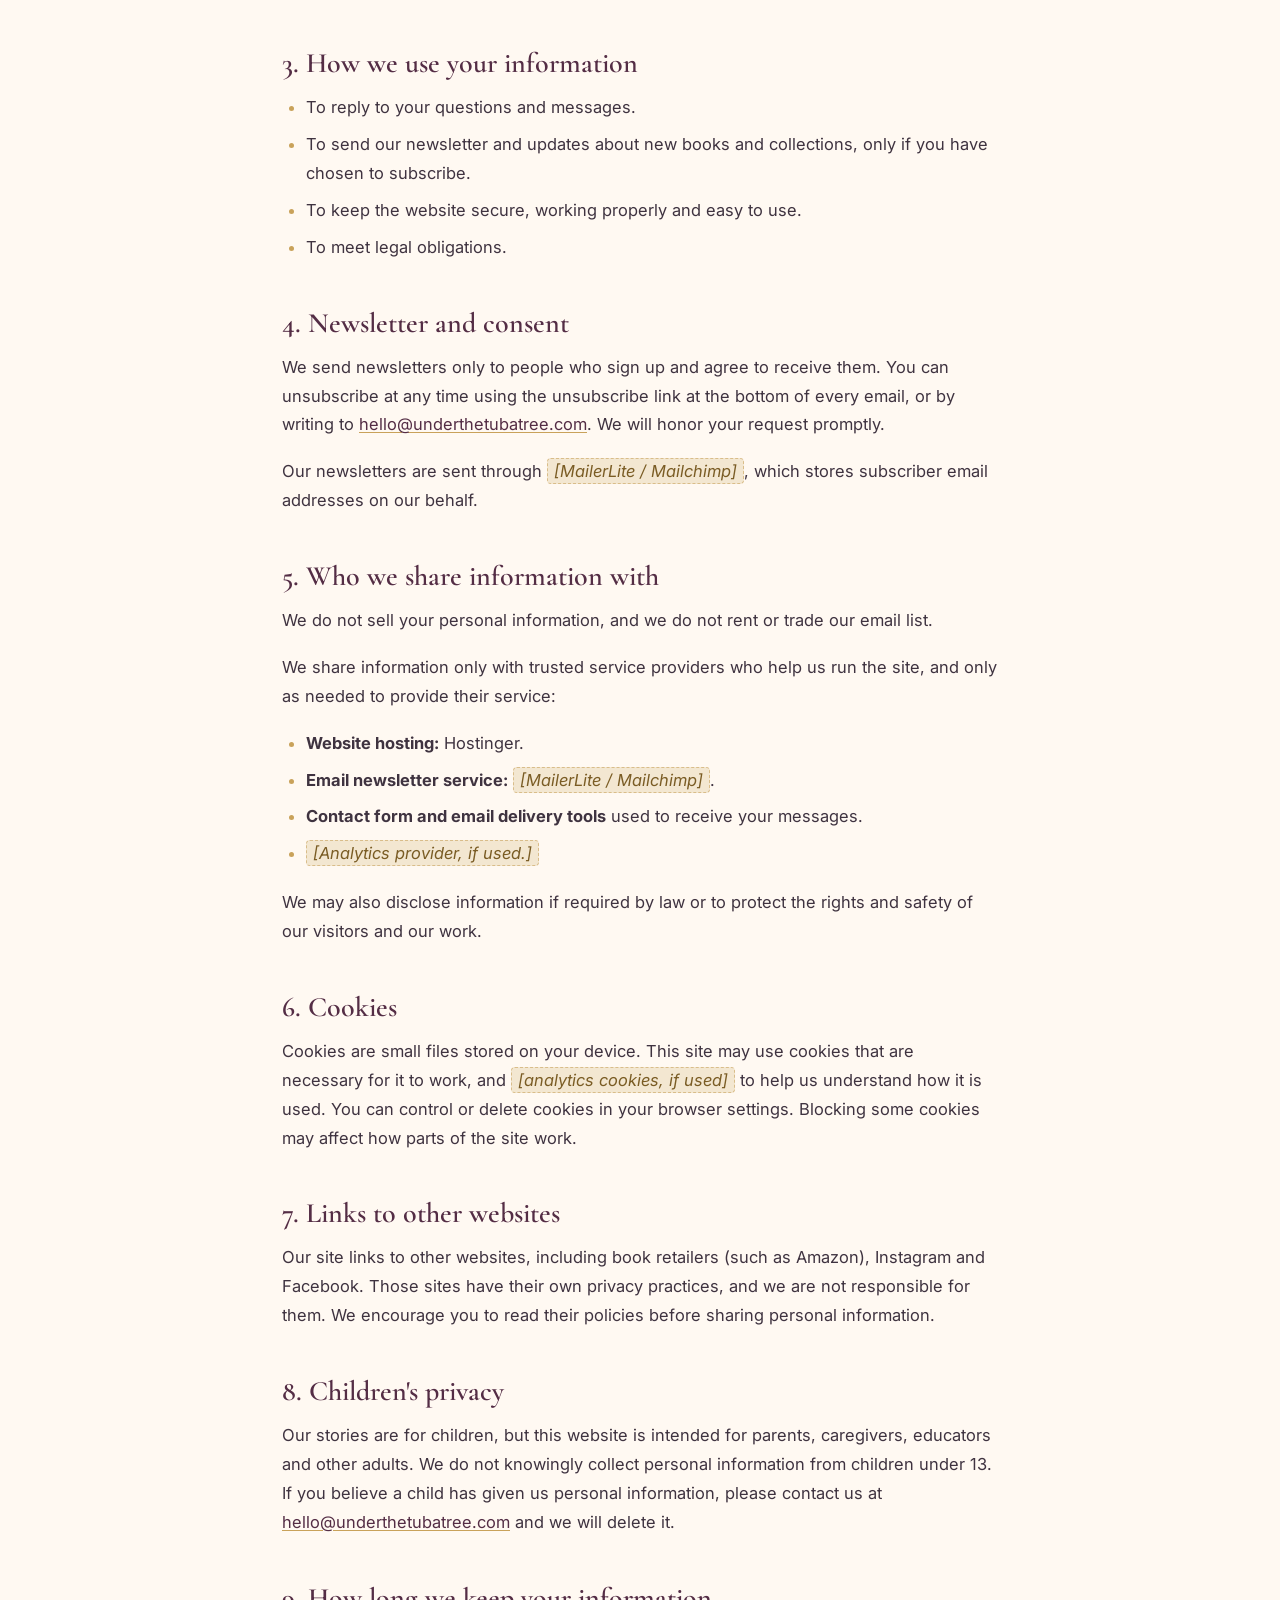
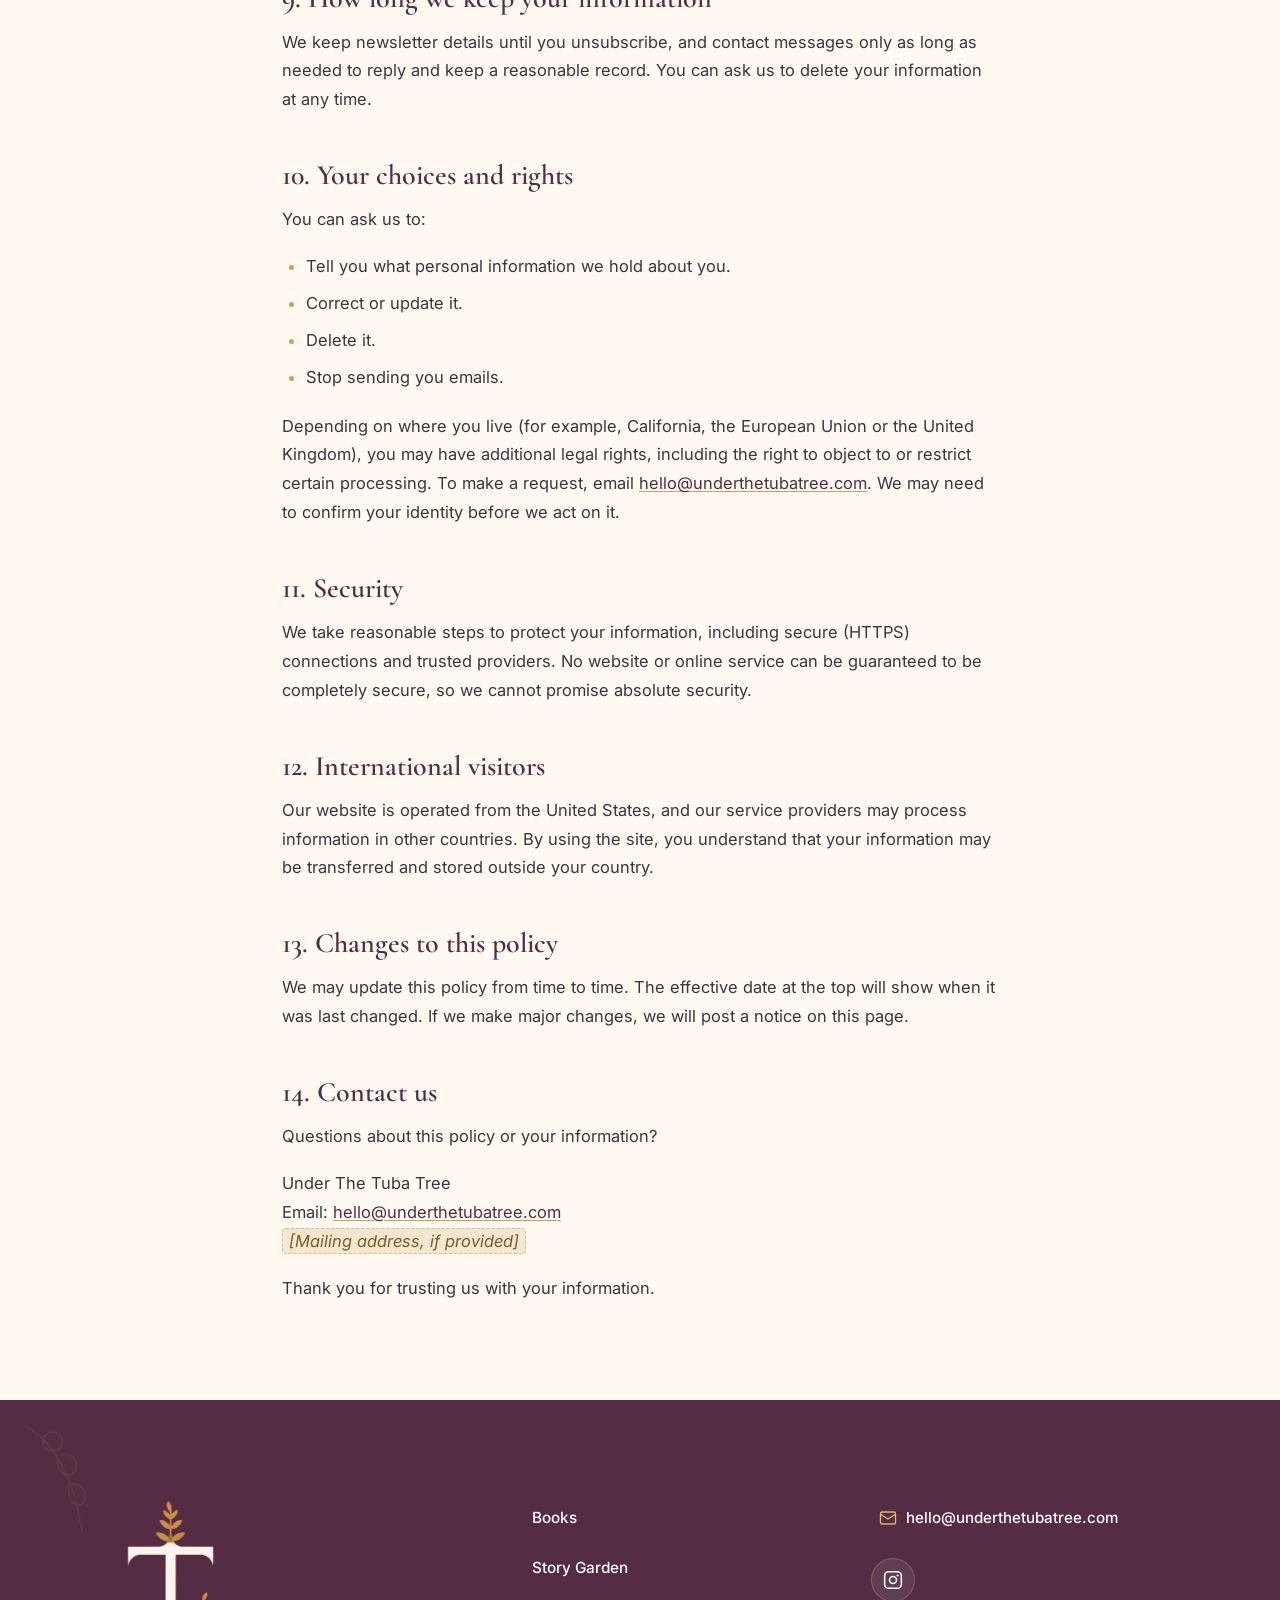
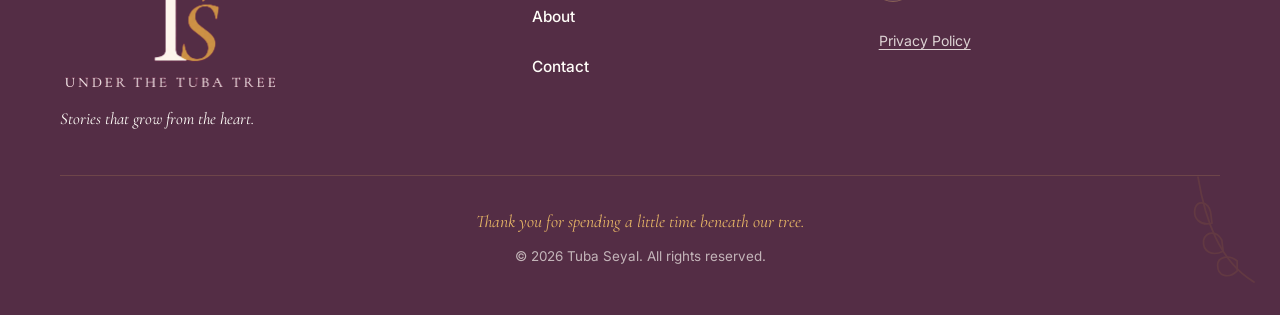
<file: privacy-policy/index.html>
<!DOCTYPE html>
<html lang="en">
<head>
  <meta charset="UTF-8">
  <meta name="viewport" content="width=device-width, initial-scale=1.0">
  <title>Privacy Policy | Under The Tuba Tree</title>
  <meta name="description" content="Read the Privacy Policy for Under The Tuba Tree. Learn how author Tuba Seyal protects visitor information, newsletter details, and your choices.">
  <link rel="canonical" href="https://underthetubatree.vercel.app/privacy-policy">
  <meta name="robots" content="index, follow">

  <!-- Open Graph -->
  <meta property="og:type" content="website">
  <meta property="og:site_name" content="Under The Tuba Tree">
  <meta property="og:title" content="Privacy Policy | Under The Tuba Tree">
  <meta property="og:description" content="Read the Privacy Policy for Under The Tuba Tree. Learn how author Tuba Seyal protects visitor information, newsletter details, and your choices.">
  <meta property="og:url" content="https://underthetubatree.vercel.app/privacy-policy">
  <meta property="og:image" content="https://underthetubatree.vercel.app/assets/share-image.jpg">
  <meta property="og:locale" content="en_US">

  <!-- Twitter Card -->
  <meta name="twitter:card" content="summary">
  <meta name="twitter:title" content="Privacy Policy | Under The Tuba Tree">
  <meta name="twitter:description" content="Read the Privacy Policy for Under The Tuba Tree. Learn how author Tuba Seyal protects visitor information, newsletter details, and your choices.">
  <meta name="twitter:image" content="https://underthetubatree.vercel.app/assets/share-image.jpg">

  <!-- Google Fonts Preconnect & Fonts -->
  <link rel="preconnect" href="https://fonts.googleapis.com">
  <link rel="preconnect" href="https://fonts.gstatic.com" crossorigin>
  <link href="https://fonts.googleapis.com/css2?family=Great+Vibes&family=Cormorant+Garamond:ital,wght@0,400;0,500;0,600;0,700;1,400;1,500&family=Inter:wght@400;500;600&display=swap" rel="stylesheet">

  <!-- Stylesheet -->
  <link rel="stylesheet" href="/style.css?v=36">
</head>
<body class="page-privacy">

  <!-- Skip-to-content accessible link -->
  <a href="#mainContent" class="skip-link">Skip to main content</a>

  <!-- ===== TOP BAR (Deep Plum) ===== -->
  <header class="top-bar" id="topBar">
    <div class="top-bar__inner">
      <p class="top-bar__tagline">
        Stories <span class="bullet" aria-hidden="true">•</span> Dreams <span class="bullet" aria-hidden="true">•</span> Deen
      </p>
      <a href="/#story-circle" class="top-bar__cta-btn" aria-label="Get notified when books are ready">Get notified</a>
    </div>
  </header>

  <!-- ===== MAIN NAVIGATION ===== -->
  <nav class="main-nav" id="mainNav" aria-label="Main Navigation">
    <div class="main-nav__inner">
      <a href="/#top" class="brand-logo" aria-label="Under The Tuba Tree Home">
        <img src="/assets/logo-mark.png?v=4" onerror="this.src='assets/logo-mark.png?v=4'" alt="Under The Tuba Tree sprout monogram" class="brand-logo__mark">
        <span class="brand-logo__text">Under The Tuba Tree</span>
      </a>

      <!-- Desktop Navigation Links -->
      <ul class="nav-menu nav-menu--desktop" id="navMenuDesktop">
        <li><a href="/#explore" class="nav-link">Books</a></li>
        <li><a href="/#story-garden" class="nav-link">Story Garden</a></li>
        <li><a href="/author.html" class="nav-link">About</a></li>
        <li><a href="/#contact" class="nav-link">Contact</a></li>
      </ul>

      <!-- Mobile Hamburger Button -->
      <button class="menu-toggle" id="menuToggle" aria-label="Toggle navigation menu" aria-expanded="false" aria-controls="mobileDrawer">
        <span class="bar"></span>
        <span class="bar"></span>
        <span class="bar"></span>
      </button>
    </div>
  </nav>

  <!-- ===== MOBILE DRAWER ===== -->
  <div class="mobile-drawer" id="mobileDrawer" role="dialog" aria-label="Navigation menu" aria-modal="true" hidden>
    <div class="mobile-drawer__backdrop" id="drawerBackdrop"></div>
    <div class="mobile-drawer__panel" id="drawerPanel">
      <button class="mobile-drawer__close" id="drawerClose" aria-label="Close navigation menu">
        <svg width="24" height="24" viewBox="0 0 24 24" fill="none" stroke="currentColor" stroke-width="2" stroke-linecap="round">
          <line x1="18" y1="6" x2="6" y2="18"/><line x1="6" y1="6" x2="18" y2="18"/>
        </svg>
      </button>
      <ul class="mobile-drawer__links">
        <li><a href="/#explore" class="mobile-drawer__link">Books</a></li>
        <li><a href="/#story-garden" class="mobile-drawer__link">Story Garden</a></li>
        <li><a href="/author.html" class="mobile-drawer__link">About</a></li>
        <li><a href="/#contact" class="mobile-drawer__link">Contact</a></li>
      </ul>
      <a href="/#story-circle" class="mobile-drawer__cta btn-gold" aria-label="Get notified when books are ready">Get notified</a>
    </div>
  </div>

  <!-- ===== MAIN CONTENT: PRIVACY POLICY ===== -->
  <main class="privacy-page-main" id="mainContent">

    <!-- Top Intro Band -->
    <section class="privacy-hero" aria-label="Privacy Policy Introduction">
      <div class="privacy-hero__inner">
        <h1 class="privacy-hero__title">Privacy Policy</h1>
        <p class="privacy-hero__brand">Under The Tuba Tree</p>
        <p class="privacy-hero__effective">Effective date: <mark class="privacy-placeholder-tag">[Launch date]</mark></p>
      </div>
    </section>

    <!-- Single Reading Column -->
    <div class="privacy-content">

      <!-- Table of Contents -->
      <details class="privacy-toc" open id="privacyToc">
        <summary class="privacy-toc__summary">
          <span>On this page</span>
          <svg class="privacy-toc__icon" width="20" height="20" viewBox="0 0 24 24" fill="none" stroke="currentColor" stroke-width="2" stroke-linecap="round" stroke-linejoin="round" aria-hidden="true"><polyline points="6 9 12 15 18 9"></polyline></svg>
        </summary>
        <nav class="privacy-toc__nav" aria-label="Table of contents">
          <ol class="privacy-toc__list">
            <li><a href="#who-we-are">1. Who we are</a></li>
            <li><a href="#information-we-collect">2. Information we collect</a></li>
            <li><a href="#how-we-use-your-information">3. How we use your information</a></li>
            <li><a href="#newsletter-and-consent">4. Newsletter and consent</a></li>
            <li><a href="#who-we-share-information-with">5. Who we share information with</a></li>
            <li><a href="#cookies">6. Cookies</a></li>
            <li><a href="#links-to-other-websites">7. Links to other websites</a></li>
            <li><a href="#childrens-privacy">8. Children's privacy</a></li>
            <li><a href="#how-long-we-keep-your-information">9. How long we keep your information</a></li>
            <li><a href="#your-choices-and-rights">10. Your choices and rights</a></li>
            <li><a href="#security">11. Security</a></li>
            <li><a href="#international-visitors">12. International visitors</a></li>
            <li><a href="#changes-to-this-policy">13. Changes to this policy</a></li>
            <li><a href="#contact-us">14. Contact us</a></li>
          </ol>
        </nav>
      </details>

      <article class="privacy-body">
        <p>Thank you for spending a little time beneath our tree. Your privacy matters to us, especially because some of our stories explore tender subjects like love and loss. This policy explains what information we collect on underthetubatree.com, why we collect it, and the choices you have.</p>

        <h2 id="who-we-are">1. Who we are</h2>
        <p>Under The Tuba Tree is an author brand created by Tuba Seyal, home to children's stories including <em>Whispers from Jannah</em>. You can reach us at <a href="mailto:hello@underthetubatree.com">hello@underthetubatree.com</a>.</p>

        <h2 id="information-we-collect">2. Information we collect</h2>
        <p><strong>Information you give us</strong></p>
        <ul>
          <li><strong>Newsletter signup:</strong> your email address (and your first name, if the form asks for it).</li>
          <li><strong>Contact form:</strong> your name, email address and the message you write to us.</li>
          <li><strong>Emails you send us:</strong> the content of your message and your email address.</li>
        </ul>
        <p>Please share only what you are comfortable sharing. We use your messages only to read and reply to them with care.</p>
        <p><strong>Information collected automatically</strong><br>
        When you visit the site, our hosting provider and tools may automatically record technical information such as your IP address, browser type, device type, pages visited and the date and time of your visit. <mark class="privacy-placeholder-tag">[If you use analytics, add: We use [analytics tool name] to understand how visitors use the site, for example which pages are most popular. This information is used in aggregate.]</mark></p>

        <h2 id="how-we-use-your-information">3. How we use your information</h2>
        <ul>
          <li>To reply to your questions and messages.</li>
          <li>To send our newsletter and updates about new books and collections, only if you have chosen to subscribe.</li>
          <li>To keep the website secure, working properly and easy to use.</li>
          <li>To meet legal obligations.</li>
        </ul>

        <h2 id="newsletter-and-consent">4. Newsletter and consent</h2>
        <p>We send newsletters only to people who sign up and agree to receive them. You can unsubscribe at any time using the unsubscribe link at the bottom of every email, or by writing to <a href="mailto:hello@underthetubatree.com">hello@underthetubatree.com</a>. We will honor your request promptly.</p>
        <p>Our newsletters are sent through <mark class="privacy-placeholder-tag">[MailerLite / Mailchimp]</mark>, which stores subscriber email addresses on our behalf.</p>

        <h2 id="who-we-share-information-with">5. Who we share information with</h2>
        <p>We do not sell your personal information, and we do not rent or trade our email list.</p>
        <p>We share information only with trusted service providers who help us run the site, and only as needed to provide their service:</p>
        <ul>
          <li><strong>Website hosting:</strong> Hostinger.</li>
          <li><strong>Email newsletter service:</strong> <mark class="privacy-placeholder-tag">[MailerLite / Mailchimp]</mark>.</li>
          <li><strong>Contact form and email delivery tools</strong> used to receive your messages.</li>
          <li><mark class="privacy-placeholder-tag">[Analytics provider, if used.]</mark></li>
        </ul>
        <p>We may also disclose information if required by law or to protect the rights and safety of our visitors and our work.</p>

        <h2 id="cookies">6. Cookies</h2>
        <p>Cookies are small files stored on your device. This site may use cookies that are necessary for it to work, and <mark class="privacy-placeholder-tag">[analytics cookies, if used]</mark> to help us understand how it is used. You can control or delete cookies in your browser settings. Blocking some cookies may affect how parts of the site work.</p>

        <h2 id="links-to-other-websites">7. Links to other websites</h2>
        <p>Our site links to other websites, including book retailers (such as Amazon), Instagram and Facebook. Those sites have their own privacy practices, and we are not responsible for them. We encourage you to read their policies before sharing personal information.</p>

        <h2 id="childrens-privacy">8. Children's privacy</h2>
        <p>Our stories are for children, but this website is intended for parents, caregivers, educators and other adults. We do not knowingly collect personal information from children under 13. If you believe a child has given us personal information, please contact us at <a href="mailto:hello@underthetubatree.com">hello@underthetubatree.com</a> and we will delete it.</p>

        <h2 id="how-long-we-keep-your-information">9. How long we keep your information</h2>
        <p>We keep newsletter details until you unsubscribe, and contact messages only as long as needed to reply and keep a reasonable record. You can ask us to delete your information at any time.</p>

        <h2 id="your-choices-and-rights">10. Your choices and rights</h2>
        <p>You can ask us to:</p>
        <ul>
          <li>Tell you what personal information we hold about you.</li>
          <li>Correct or update it.</li>
          <li>Delete it.</li>
          <li>Stop sending you emails.</li>
        </ul>
        <p>Depending on where you live (for example, California, the European Union or the United Kingdom), you may have additional legal rights, including the right to object to or restrict certain processing. To make a request, email <a href="mailto:hello@underthetubatree.com">hello@underthetubatree.com</a>. We may need to confirm your identity before we act on it.</p>

        <h2 id="security">11. Security</h2>
        <p>We take reasonable steps to protect your information, including secure (HTTPS) connections and trusted providers. No website or online service can be guaranteed to be completely secure, so we cannot promise absolute security.</p>

        <h2 id="international-visitors">12. International visitors</h2>
        <p>Our website is operated from the United States, and our service providers may process information in other countries. By using the site, you understand that your information may be transferred and stored outside your country.</p>

        <h2 id="changes-to-this-policy">13. Changes to this policy</h2>
        <p>We may update this policy from time to time. The effective date at the top will show when it was last changed. If we make major changes, we will post a notice on this page.</p>

        <h2 id="contact-us">14. Contact us</h2>
        <p>Questions about this policy or your information?</p>
        <p>Under The Tuba Tree<br>
        Email: <a href="mailto:hello@underthetubatree.com">hello@underthetubatree.com</a><br>
        <mark class="privacy-placeholder-tag">[Mailing address, if provided]</mark></p>
        <p>Thank you for trusting us with your information.</p>
      </article>

    </div>
  </main>

  <!-- ===== SITE FOOTER ===== -->
  <footer class="site-footer" id="footer" aria-label="Site footer">
    <!-- Botanical gold ornaments in corners -->
    <div class="footer__botanical footer__botanical--top-left" aria-hidden="true">
      <svg width="140" height="140" viewBox="0 0 100 100" fill="none" stroke="currentColor" stroke-width="1.2" stroke-linecap="round" stroke-linejoin="round">
        <path d="M10,10 C35,25 45,55 50,85" />
        <path d="M22,18 C28,12 36,14 36,22 C36,28 28,30 22,25 Z" fill="currentColor" fill-opacity="0.12" />
        <path d="M32,32 C40,28 47,32 46,40 C44,46 37,47 33,40 Z" fill="currentColor" fill-opacity="0.12" />
        <path d="M40,52 C48,50 54,55 52,63 C50,68 43,68 41,60 Z" fill="currentColor" fill-opacity="0.12" />
      </svg>
    </div>
    <div class="footer__botanical footer__botanical--bottom-right" aria-hidden="true">
      <svg width="140" height="140" viewBox="0 0 100 100" fill="none" stroke="currentColor" stroke-width="1.2" stroke-linecap="round" stroke-linejoin="round">
        <path d="M90,90 C65,75 55,45 50,15" />
        <path d="M78,82 C72,88 64,86 64,78 C64,72 72,70 78,75 Z" fill="currentColor" fill-opacity="0.12" />
        <path d="M68,68 C60,72 53,68 54,60 C56,54 63,53 67,60 Z" fill="currentColor" fill-opacity="0.12" />
        <path d="M60,48 C52,50 46,45 48,37 C50,32 57,32 59,40 Z" fill="currentColor" fill-opacity="0.12" />
      </svg>
    </div>

    <div class="section__container footer__container">
      <div class="footer__grid">
        <!-- Column 1: Logo & Tagline -->
        <div class="footer__col footer__col--brand">
          <a href="/#top" class="footer__logo-wrap" aria-label="Under The Tuba Tree">
            <img src="/assets/logo-light.png" onerror="this.src='assets/logo-light.png'" alt="Under The Tuba Tree" class="footer__logo-img" width="883" height="786" loading="lazy">
          </a>
          <p class="footer__tagline">Stories that grow from the heart.</p>
        </div>

        <!-- Column 2: Navigation Links -->
        <div class="footer__col footer__col--links">
          <nav class="footer__nav" aria-label="Footer Navigation">
            <a href="/#explore" class="footer__link">Books</a>
            <a href="/#story-garden" class="footer__link">Story Garden</a>
            <a href="/author.html" class="footer__link">About</a>
            <a href="/#contact" class="footer__link">Contact</a>
          </nav>
        </div>

        <!-- Column 3: Connect -->
        <div class="footer__col footer__col--connect">
          <div class="footer__connect-content">
            <a href="mailto:hello@underthetubatree.com" class="footer__email-link">
              <svg class="footer__email-icon" width="18" height="18" viewBox="0 0 24 24" fill="none" stroke="currentColor" stroke-width="1.8" stroke-linecap="round" stroke-linejoin="round" aria-hidden="true">
                <rect x="2" y="4" width="20" height="16" rx="2"/>
                <path d="m22 7-8.97 5.7a1.94 1.94 0 0 1-2.06 0L2 7"/>
              </svg>
              <span>hello@underthetubatree.com</span>
            </a>

            <div class="footer__socials" aria-label="Social media">
              <a href="https://instagram.com/underthetubatree" target="_blank" rel="noopener noreferrer" class="footer__social-link" aria-label="Follow Under The Tuba Tree on Instagram (opens in a new tab)">
                <svg width="20" height="20" viewBox="0 0 24 24" fill="none" stroke="currentColor" stroke-width="1.8" stroke-linecap="round" stroke-linejoin="round" aria-hidden="true">
                  <rect x="2" y="2" width="20" height="20" rx="5"/>
                  <circle cx="12" cy="12" r="4.2"/>
                  <circle cx="17.5" cy="6.5" r="1.2" fill="currentColor" stroke="none"/>
                </svg>
              </a>
            </div>

            <a href="/privacy-policy" class="footer__privacy-link">Privacy Policy</a>
          </div>
        </div>
      </div>

      <!-- Centered Closing Line & Copyright -->
      <div class="footer__bottom">
        <p class="footer__closing">Thank you for spending a little time beneath our tree.</p>
        <p class="footer__copyright">&copy; 2026 Tuba Seyal. All rights reserved.</p>
      </div>
    </div>
  </footer>

  <!-- Shared site script -->
  <script src="/script.js?v=37" defer></script>
</body>
</html>
</file>
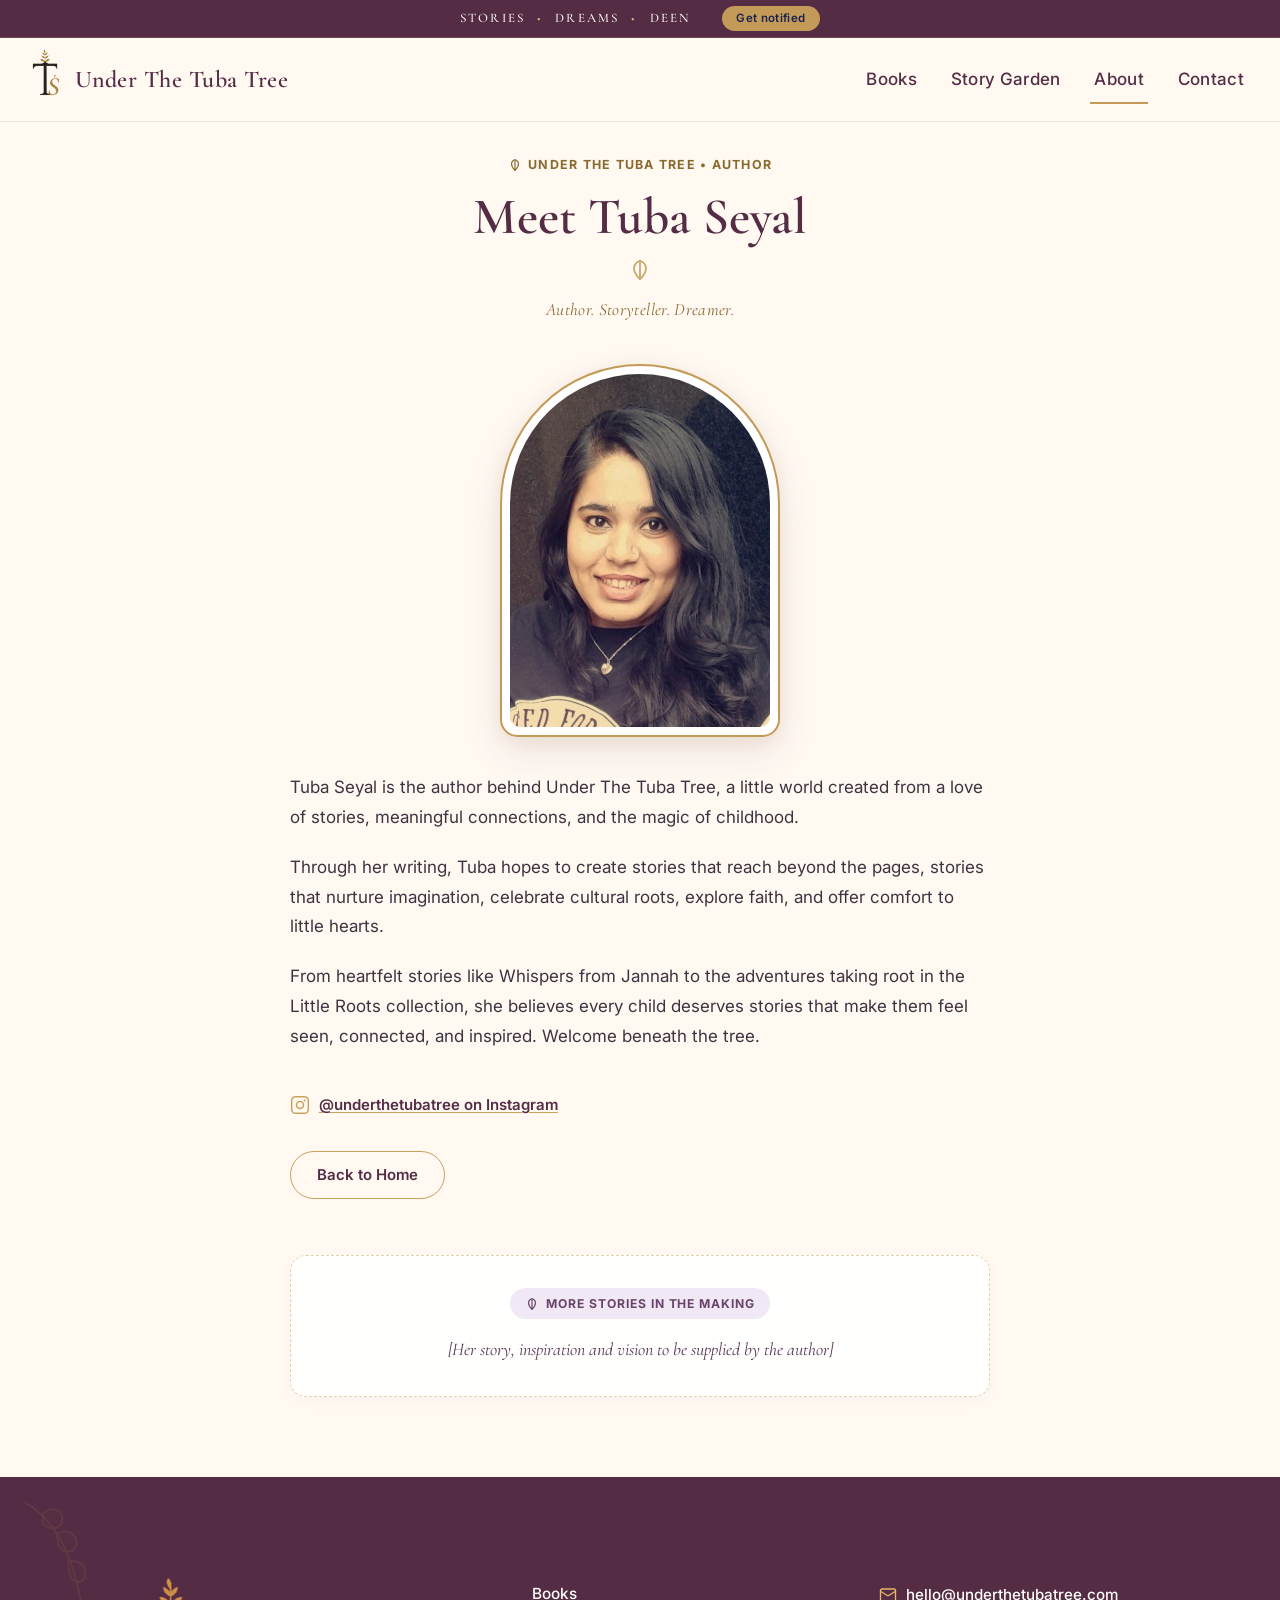
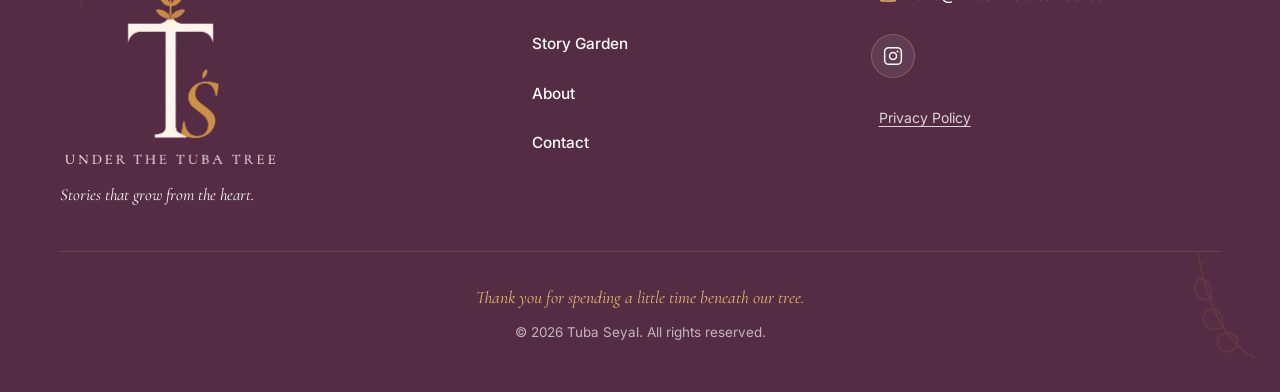
<file: author.html>
<!DOCTYPE html>
<html lang="en">
<head>
  <meta charset="UTF-8">
  <meta name="viewport" content="width=device-width, initial-scale=1.0">
  <title>About | Under The Tuba Tree</title>
  <meta name="description" content="Meet Tuba Seyal, the author behind Under The Tuba Tree — creating heartfelt stories that celebrate cultural roots, nurture imagination, and comfort little hearts.">
  <link rel="canonical" href="https://underthetubatree.vercel.app/author.html">
  <meta name="robots" content="index, follow">

  <!-- Open Graph -->
  <meta property="og:type" content="profile">
  <meta property="og:site_name" content="Under The Tuba Tree">
  <meta property="og:title" content="About | Under The Tuba Tree">
  <meta property="og:description" content="Meet Tuba Seyal, the author behind Under The Tuba Tree — creating heartfelt stories that celebrate cultural roots, nurture imagination, and comfort little hearts.">
  <meta property="og:url" content="https://underthetubatree.vercel.app/author.html">
  <meta property="og:image" content="https://underthetubatree.vercel.app/assets/author.webp">
  <meta property="og:locale" content="en_US">

  <!-- Twitter Card -->
  <meta name="twitter:card" content="summary">
  <meta name="twitter:title" content="About | Under The Tuba Tree">
  <meta name="twitter:description" content="Meet Tuba Seyal, the author behind Under The Tuba Tree — creating heartfelt stories that celebrate cultural roots, nurture imagination, and comfort little hearts.">
  <meta name="twitter:image" content="https://underthetubatree.vercel.app/assets/author.webp">

  <!-- Google Fonts Preconnect & Fonts -->
  <link rel="preconnect" href="https://fonts.googleapis.com">
  <link rel="preconnect" href="https://fonts.gstatic.com" crossorigin>
  <link href="https://fonts.googleapis.com/css2?family=Great+Vibes&family=Cormorant+Garamond:ital,wght@0,400;0,500;0,600;0,700;1,400;1,500&family=Inter:wght@400;500;600&display=swap" rel="stylesheet">

  <!-- Stylesheet -->
  <link rel="stylesheet" href="style.css?v=36">
</head>
<body class="page-author">

  <!-- Skip-to-content accessible link -->
  <a href="#mainAuthorContent" class="skip-link">Skip to main content</a>

  <!-- ===== TOP BAR (Deep Plum) ===== -->
  <header class="top-bar" id="topBar">
    <div class="top-bar__inner">
      <p class="top-bar__tagline">
        Stories <span class="bullet" aria-hidden="true">•</span> Dreams <span class="bullet" aria-hidden="true">•</span> Deen
      </p>
      <a href="index.html#story-circle" class="top-bar__cta-btn" aria-label="Get notified when books are ready">Get notified</a>
    </div>
  </header>

  <!-- ===== MAIN NAVIGATION ===== -->
  <nav class="main-nav" id="mainNav" aria-label="Main Navigation">
    <div class="main-nav__inner">
      <a href="index.html#top" class="brand-logo" aria-label="Under The Tuba Tree Home">
        <img src="assets/logo-mark.png?v=4" alt="Under The Tuba Tree sprout monogram" class="brand-logo__mark">
        <span class="brand-logo__text">Under The Tuba Tree</span>
      </a>

      <!-- Desktop Navigation Links -->
      <ul class="nav-menu nav-menu--desktop" id="navMenuDesktop">
        <li><a href="index.html#explore" class="nav-link">Books</a></li>
        <li><a href="index.html#story-garden" class="nav-link">Story Garden</a></li>
        <li><a href="author.html" class="nav-link active">About</a></li>
        <li><a href="index.html#contact" class="nav-link">Contact</a></li>
      </ul>

      <!-- Mobile Hamburger Button -->
      <button class="menu-toggle" id="menuToggle" aria-label="Toggle navigation menu" aria-expanded="false" aria-controls="mobileDrawer">
        <span class="bar"></span>
        <span class="bar"></span>
        <span class="bar"></span>
      </button>
    </div>
  </nav>

  <!-- ===== MOBILE DRAWER ===== -->
  <div class="mobile-drawer" id="mobileDrawer" role="dialog" aria-label="Navigation menu" aria-modal="true" hidden>
    <div class="mobile-drawer__backdrop" id="drawerBackdrop"></div>
    <div class="mobile-drawer__panel" id="drawerPanel">
      <button class="mobile-drawer__close" id="drawerClose" aria-label="Close navigation menu">
        <svg width="24" height="24" viewBox="0 0 24 24" fill="none" stroke="currentColor" stroke-width="2" stroke-linecap="round">
          <line x1="18" y1="6" x2="6" y2="18"/><line x1="6" y1="6" x2="18" y2="18"/>
        </svg>
      </button>
      <ul class="mobile-drawer__links">
        <li><a href="index.html#explore" class="mobile-drawer__link">Books</a></li>
        <li><a href="index.html#story-garden" class="mobile-drawer__link">Story Garden</a></li>
        <li><a href="author.html" class="mobile-drawer__link active">About</a></li>
        <li><a href="index.html#contact" class="mobile-drawer__link">Contact</a></li>
      </ul>
      <a href="index.html#story-circle" class="mobile-drawer__cta btn-gold" aria-label="Get notified when books are ready">Get notified</a>
    </div>
  </div>

  <!-- ===== MAIN CONTENT: MEET TUBA SEYAL ===== -->
  <main class="author-page-main" id="mainAuthorContent">
    <div class="author-page-hero">
      <span class="author-page-badge">
        <svg width="14" height="14" viewBox="0 0 24 24" fill="none" stroke="currentColor" stroke-width="2" stroke-linecap="round"><path d="M12 21 C12 21 18 16 18 10 C18 5 13 3 12 3 C11 3 6 5 6 10 C6 16 12 21 12 21 Z"/><path d="M12 3 L12 21"/></svg>
        <span>Under The Tuba Tree • Author</span>
      </span>
      <h1 class="author-page-heading">
        Meet Tuba Seyal
        <span class="leaf-ornament" aria-hidden="true">
          <svg width="24" height="24" viewBox="0 0 24 24" fill="none" stroke="var(--color-gold)" stroke-width="1.8" stroke-linecap="round"><path d="M12 21 C12 21 18 16 18 10 C18 5 13 3 12 3 C11 3 6 5 6 10 C6 16 12 21 12 21 Z"/><path d="M12 3 L12 21"/></svg>
        </span>
      </h1>
      <p class="about-author__tagline">Author. Storyteller. Dreamer.</p>
    </div>

    <div class="author-profile-container">
      <!-- Author Portrait Arch Frame -->
      <div class="author-profile-photo-wrap">
        <div class="about-author__frame" aria-label="Portrait of Tuba Seyal">
          <img src="assets/author.webp" alt="Tuba Seyal" class="about-author__img" width="472" height="1024">
        </div>
      </div>

      <!-- Main Biography (Word for word, split into 3 short paragraphs) -->
      <div class="author-bio-content">
        <p>Tuba Seyal is the author behind Under The Tuba Tree, a little world created from a love of stories, meaningful connections, and the magic of childhood.</p>
        <p>Through her writing, Tuba hopes to create stories that reach beyond the pages, stories that nurture imagination, celebrate cultural roots, explore faith, and offer comfort to little hearts.</p>
        <p>From heartfelt stories like Whispers from Jannah to the adventures taking root in the Little Roots collection, she believes every child deserves stories that make them feel seen, connected, and inspired. Welcome beneath the tree.</p>
      </div>

      <!-- Instagram Link Under Bio -->
      <div class="author-social-wrap">
        <a href="https://instagram.com/underthetubatree" target="_blank" rel="noopener noreferrer" class="author-instagram-link" aria-label="Follow Tuba Seyal on Instagram (opens in a new tab)">
          <svg width="20" height="20" viewBox="0 0 24 24" fill="none" stroke="currentColor" stroke-width="1.8" stroke-linecap="round" stroke-linejoin="round" aria-hidden="true">
            <rect x="2" y="2" width="20" height="20" rx="5"/>
            <circle cx="12" cy="12" r="4.2"/>
            <circle cx="17.5" cy="6.5" r="1.2" fill="currentColor" stroke="none"/>
          </svg>
          <span>@underthetubatree on Instagram</span>
        </a>
      </div>

      <!-- Back to Home Link (links to #author on homepage) -->
      <div class="author-page-nav-back">
        <a href="index.html#author" class="author-back-link">Back to Home</a>
      </div>

      <!-- Approved Placeholder: Additional Author Vision -->
      <div class="author-details-placeholders">
        <div class="author-placeholder-card">
          <span class="author-placeholder-badge">
            <svg width="14" height="14" viewBox="0 0 24 24" fill="none" stroke="currentColor" stroke-width="2" stroke-linecap="round"><path d="M12 21 C12 21 18 16 18 10 C18 5 13 3 12 3 C11 3 6 5 6 10 C6 16 12 21 12 21 Z"/><path d="M12 3 L12 21"/></svg>
            <span>More Stories in the Making</span>
          </span>
          <p class="author-placeholder-text">[Her story, inspiration and vision to be supplied by the author]</p>
        </div>
      </div>
    </div>
  </main>

  <!-- ===== SITE FOOTER ===== -->
  <footer class="site-footer" id="footer" aria-label="Site footer">
    <div class="footer__botanical footer__botanical--top-left" aria-hidden="true">
      <svg width="140" height="140" viewBox="0 0 100 100" fill="none" stroke="currentColor" stroke-width="1.2" stroke-linecap="round" stroke-linejoin="round">
        <path d="M10,10 C35,25 45,55 50,85" />
        <path d="M22,18 C28,12 36,14 36,22 C36,28 28,30 22,25 Z" fill="currentColor" fill-opacity="0.12" />
        <path d="M32,32 C40,28 47,32 46,40 C44,46 37,47 33,40 Z" fill="currentColor" fill-opacity="0.12" />
        <path d="M40,52 C48,50 54,55 52,63 C50,68 43,68 41,60 Z" fill="currentColor" fill-opacity="0.12" />
      </svg>
    </div>
    <div class="footer__botanical footer__botanical--bottom-right" aria-hidden="true">
      <svg width="140" height="140" viewBox="0 0 100 100" fill="none" stroke="currentColor" stroke-width="1.2" stroke-linecap="round" stroke-linejoin="round">
        <path d="M90,90 C65,75 55,45 50,15" />
        <path d="M78,82 C72,88 64,86 64,78 C64,72 72,70 78,75 Z" fill="currentColor" fill-opacity="0.12" />
        <path d="M68,68 C60,72 53,68 54,60 C56,54 63,53 67,60 Z" fill="currentColor" fill-opacity="0.12" />
        <path d="M60,48 C52,50 46,45 48,37 C50,32 57,32 59,40 Z" fill="currentColor" fill-opacity="0.12" />
      </svg>
    </div>

    <div class="section__container footer__container">
      <div class="footer__grid">
        <!-- Column 1: Logo & Tagline -->
        <div class="footer__col footer__col--brand">
          <a href="index.html#top" class="footer__logo-wrap" aria-label="Under The Tuba Tree">
            <img src="assets/logo-light.png" alt="Under The Tuba Tree" class="footer__logo-img" width="883" height="786" loading="lazy">
          </a>
          <p class="footer__tagline">Stories that grow from the heart.</p>
        </div>

        <!-- Column 2: Navigation Links -->
        <div class="footer__col footer__col--links">
          <nav class="footer__nav" aria-label="Footer Navigation">
            <a href="index.html#explore" class="footer__link">Books</a>
            <a href="index.html#story-garden" class="footer__link">Story Garden</a>
            <a href="author.html" class="footer__link">About</a>
            <a href="index.html#contact" class="footer__link">Contact</a>
          </nav>
        </div>

        <!-- Column 3: Connect -->
        <div class="footer__col footer__col--connect">
          <div class="footer__connect-content">
            <a href="mailto:hello@underthetubatree.com" class="footer__email-link">
              <svg class="footer__email-icon" width="18" height="18" viewBox="0 0 24 24" fill="none" stroke="currentColor" stroke-width="1.8" stroke-linecap="round" stroke-linejoin="round" aria-hidden="true">
                <rect x="2" y="4" width="20" height="16" rx="2"/>
                <path d="m22 7-8.97 5.7a1.94 1.94 0 0 1-2.06 0L2 7"/>
              </svg>
              <span>hello@underthetubatree.com</span>
            </a>

            <div class="footer__socials" aria-label="Social media">
              <a href="https://instagram.com/underthetubatree" target="_blank" rel="noopener noreferrer" class="footer__social-link" aria-label="Follow Under The Tuba Tree on Instagram (opens in a new tab)">
                <svg width="20" height="20" viewBox="0 0 24 24" fill="none" stroke="currentColor" stroke-width="1.8" stroke-linecap="round" stroke-linejoin="round" aria-hidden="true">
                  <rect x="2" y="2" width="20" height="20" rx="5"/>
                  <circle cx="12" cy="12" r="4.2"/>
                  <circle cx="17.5" cy="6.5" r="1.2" fill="currentColor" stroke="none"/>
                </svg>
              </a>
            </div>

            <a href="/privacy-policy" class="footer__privacy-link">Privacy Policy</a>
          </div>
        </div>
      </div>

      <!-- Centered Closing Line & Copyright -->
      <div class="footer__bottom">
        <p class="footer__closing">Thank you for spending a little time beneath our tree.</p>
        <p class="footer__copyright">&copy; 2026 Tuba Seyal. All rights reserved.</p>
      </div>
    </div>
  </footer>

  <!-- Shared site script -->
  <script src="script.js?v=37" defer></script>
</body>
</html>
</file>
<file: style.css>
/* ==========================================================================
   CSS VARIABLES & DESIGN SYSTEM
   Brand: Under The Tuba Tree ,  Moonlit Night Theme
   ========================================================================== */
:root {
  /* Brand Colour Palette */
  --color-ivory:        #FFF9F2;
  --color-deep-plum:    #542D45;
  --color-forest-green: #344B3D;
  --color-sage:         #B9C7B0;
  --color-lavender:     #D9C6E5;
  --color-gold:         #C49A58;
  --color-night-navy:   #1B2250;

  /* Extended UI Accents */
  --color-plum-hover:    #3d1c31;
  --color-gold-light:    #e0b875;
  --color-gold-dim:      rgba(196, 154, 88, 0.35);
  --color-text-dark:     #3b1b30;
  --color-border-subtle: rgba(84, 45, 69, 0.10);
  --color-sage-bg:       #EFF3EB;

  /* Hero Mobile Background Tuning (max-width: 899px) */
  --hero-pos-x-mobile:   95%;
  --hero-pos-y-mobile:   60%;
  --hero-height-mobile:  min(88svh, 760px);

  /* Story Garden Card Image Positions */
  --pos-bloom:  center 40%;
  --pos-sprout: center 55%;
  --pos-seed:   center 62%;

  /* Hero Text Exact Colors (WCAG AA Compliant over night artwork) */
  --hero-h1-color:       #FFF9F2;
  --hero-brand-color:    #E8D3A1;
  --hero-tagline-color:  #FFF9F2;
  --hero-intro-color:    #F3EAF0;
  --hero-outline-color:  #FFF9F2;
  --hero-gold-bg:        #C49A58;
  --hero-gold-text:      #542D45;

  /* Typography */
  --font-script: 'Great Vibes', cursive;
  --font-serif:  'Cormorant Garamond', 'Playfair Display', Georgia, serif;
  --font-sans:   'Inter', -apple-system, BlinkMacSystemFont, "Segoe UI", Roboto, sans-serif;

  /* Layout & Sizing */
  --header-h: 122px;
  --top-bar-height: 38px;
  --nav-height: 84px;
  --header-total-height: var(--header-h);

  /* Hero BG image path (easy to swap for WordPress / portrait) */
  --hero-bg-url: url('assets/hero-bg.jpg');

  /* Night sky left-gradient colours (sampled from artwork's left edge) */
  --sky-top:    #081333;
  --sky-mid:    #172458;
  --sky-bottom: #9476A8;
}

/* ==========================================================================
   BASE & RESET
   ========================================================================== */
*, *::before, *::after {
  box-sizing: border-box;
  margin: 0;
  padding: 0;
}

[hidden] {
  display: none !important;
}

html {
  scroll-behavior: smooth;
  scroll-padding-top: calc(var(--header-h) + 16px);
  font-size: 16px;
}

/* Scroll margin top on all anchored headings, hero containers & sections */
section[id],
h1[id],
h2[id],
h3[id],
.author-page-hero,
.privacy-hero,
.privacy-section,
#mainAuthorContent,
#mainContent {
  scroll-margin-top: calc(var(--header-h) + 16px);
}

body {
  font-family: var(--font-sans);
  background-color: var(--color-ivory);
  color: var(--color-deep-plum);
  line-height: 1.6;
  overflow-x: hidden;
  -webkit-font-smoothing: antialiased;
  -moz-osx-font-smoothing: grayscale;
}

/* Body scroll lock when drawer is open */
body.drawer-open {
  overflow: hidden;
}

img { max-width: 100%; height: auto; display: block; }
a   { color: inherit; }

/* Accessible Skip to Content Link */
.skip-link {
  position: absolute;
  top: -100px;
  left: 1rem;
  background-color: var(--color-deep-plum);
  color: var(--color-ivory);
  padding: 0.75rem 1.25rem;
  border-radius: 0 0 8px 8px;
  border: 2px solid var(--color-gold);
  font-family: var(--font-sans);
  font-size: 0.92rem;
  font-weight: 600;
  text-decoration: none;
  z-index: 2000;
  transition: top 0.2s ease;
}

.skip-link:focus {
  top: 0;
  outline: 3px solid var(--color-gold);
  outline-offset: 2px;
}

/* Sections scroll margin to account for sticky header */
section[id],
footer[id] {
  scroll-margin-top: var(--header-total-height);
}

/* Gold leaf ornament under each H2 ,  normal in-flow element centered between H2 and subtitle */
.leaf-ornament {
  display: block;
  margin: 10px auto 14px;
  width: 24px;
  height: 24px;
  opacity: 0.85;
  position: static;
  line-height: 1;
}

.leaf-ornament svg {
  display: block;
  margin: 0 auto;
}

.section__heading--center .leaf-ornament,
.sg__title .leaf-ornament,
.explore-heading .leaf-ornament,
.newsletter-band__heading .leaf-ornament {
  margin: 10px auto 14px;
}

.section__heading:not(.section__heading--center) .leaf-ornament {
  margin: 10px 0 14px;
}

.section__heading:not(.section__heading--center) .leaf-ornament svg {
  margin: 0;
}

/* ==========================================================================
   HERO TO EXPLORE WAVE DIVIDER
   Single gentle full-width wave filled with ivory #FFF9F2 at bottom of hero.
   Spans 100% width edge to edge, no dome in middle, margin-bottom: -1px.
   ========================================================================== */
.hero-wave-divider {
  position: absolute;
  bottom: 0;
  left: 0;
  width: 100%;
  line-height: 0;
  z-index: 7; /* Above stage & leaves canvas (z-index 1-5), below text & reader (z-index 10) */
  pointer-events: none;
  margin-bottom: -1px;
  background: transparent;
}

.hero-wave-divider svg {
  display: block;
  width: 100%;
  height: 72px; /* Desktop */
  margin-bottom: -1px;
}

@media (max-width: 1024px) {
  .hero-wave-divider svg {
    height: 56px; /* Tablet */
  }
}

@media (max-width: 899.98px) {
  .hero-wave-divider svg {
    height: 36px; /* Mobile */
  }
}

/* Subtle scroll reveal animation: fade up 12px over 600ms */
.reveal-on-scroll {
  opacity: 0;
  transform: translateY(12px);
  transition: opacity 0.6s cubic-bezier(0.16, 1, 0.3, 1),
              transform 0.6s cubic-bezier(0.16, 1, 0.3, 1);
  will-change: opacity, transform;
}

.reveal-on-scroll.is-revealed {
  opacity: 1;
  transform: translateY(0);
}

/* Section background decorative leaves (strictly behind content, z-index 1) */
.section-leaves-bg {
  position: absolute;
  inset: 0;
  pointer-events: none;
  overflow: hidden;
  z-index: 1;
}

.section-leaf {
  position: absolute;
  pointer-events: none;
  opacity: 0;
  will-change: transform, opacity;
  transition: opacity 0.8s ease;
}

.section-leaf.is-active {
  opacity: 0.35;
}

@keyframes sectionLeafSway {
  0% {
    transform: translateY(0) rotate(0deg) translateX(0);
  }
  50% {
    transform: translateY(14px) rotate(8deg) translateX(8px);
  }
  100% {
    transform: translateY(0) rotate(0deg) translateX(0);
  }
}

.section-leaf.is-animating {
  animation: sectionLeafSway 9s ease-in-out infinite alternate;
}

/* Ensure all content containers sit firmly in front of background leaves */
.story-garden-section,
.sg,
.newsletter-band,
.contact-section {
  position: relative;
  overflow: hidden;
}

.sg__container,
.newsletter-band__inner,
.newsletter-card,
.contact-container,
.contact-info-card,
.contact-card {
  position: relative;
  z-index: 2;
}

/* Accessible Focus States */
a:focus-visible,
button:focus-visible,
input:focus-visible {
  outline: 2px solid var(--color-gold);
  outline-offset: 3px;
  border-radius: 4px;
}

/* ==========================================================================
   TOP BAR (Deep Plum)
   ========================================================================== */
.top-bar {
  background-color: var(--color-deep-plum);
  color: var(--color-ivory);
  height: var(--top-bar-height);
  position: fixed;
  top: 0; left: 0; right: 0;
  z-index: 1000;
  display: flex;
  align-items: center;
  border-bottom: 1px solid rgba(196, 154, 88, 0.25);
}

.top-bar__inner {
  width: 100%;
  max-width: 1440px;
  margin: 0 auto;
  padding: 0 2rem;
  display: flex;
  align-items: center;
  justify-content: center;
  gap: 2rem;
}

.top-bar__tagline {
  font-family: var(--font-serif);
  font-size: 0.8125rem;
  letter-spacing: 0.16em;
  text-transform: uppercase;
  font-weight: 500;
  white-space: nowrap;
}

.top-bar__tagline .bullet {
  color: var(--color-gold-light);
  margin: 0 0.45rem;
  font-size: 0.72rem;
}

.top-bar__cta-btn {
  display: inline-flex;
  align-items: center;
  gap: 0.45rem;
  font-family: var(--font-sans);
  color: var(--color-night-navy);
  background-color: var(--color-gold);
  text-decoration: none;
  font-size: 0.72rem;
  font-weight: 600;
  letter-spacing: 0.03em;
  padding: 0.22rem 0.9rem;
  border: none;
  border-radius: 999px;
  white-space: nowrap;
  position: relative;
  transition: all 0.25s ease;
}

.top-bar__cta-btn::before {
  content: '';
  position: absolute;
  top: 50%;
  left: 50%;
  transform: translate(-50%, -50%);
  min-width: 44px;
  min-height: 44px;
}

.top-bar__cta-btn:hover {
  background-color: var(--color-gold-light);
  color: var(--color-deep-plum);
}

/* ==========================================================================
   MAIN NAVIGATION ,  Sticky with scroll shadow
   ========================================================================== */
.main-nav {
  position: fixed;
  top: var(--top-bar-height);
  left: 0; right: 0;
  height: var(--nav-height);
  z-index: 999;
  background-color: var(--color-ivory);
  border-bottom: 1px solid var(--color-border-subtle);
  transition: box-shadow 0.3s ease, background-color 0.3s ease;
}

/* Shadow on scroll */
.main-nav--scrolled {
  box-shadow: 0 2px 16px rgba(84, 45, 69, 0.10);
}

.main-nav__inner {
  width: 100%;
  max-width: 1440px;
  height: 100%;
  margin: 0 auto;
  padding: 0 2rem;
  display: flex;
  align-items: center;
  justify-content: space-between;
}

.brand-logo {
  display: inline-flex;
  align-items: center;
  gap: 14px;
  text-decoration: none;
  margin: 0;
  padding: 0;
  line-height: 1;
  transition: opacity 0.25s ease;
}

.brand-logo__mark {
  height: 48px;
  width: auto;
  display: block;
  object-fit: contain;
  margin: 0;
  padding: 0;
  /* Optical alignment: sprout rises naturally while 'TS' letter body centers with wordmark */
  transform: translateY(-7px);
  mix-blend-mode: multiply; /* hides any residual cream on ivory bg */
}

.brand-logo__text {
  font-family: var(--font-serif);
  font-size: 24px;
  font-weight: 600;
  color: var(--color-deep-plum);
  letter-spacing: 0.02em;
  line-height: 1;
  white-space: nowrap;
  margin: 0;
  padding: 0;
  display: inline-block;
  transition: color 0.25s ease;
}

.brand-logo:hover .brand-logo__text {
  color: var(--color-gold);
}

/* Desktop nav links ,  flex item in main-nav__inner vertically centered on the exact optical centerline */
.nav-menu--desktop {
  display: flex;
  align-items: center;
  gap: clamp(1.4rem, 2vw, 2.25rem);
  list-style: none;
  margin: 0;
  padding: 0;
  margin-left: auto;
}

.nav-link {
  display: inline-flex;
  align-items: center;
  font-family: var(--font-sans);
  font-size: 1.0625rem; /* 17px */
  font-weight: 500;
  color: var(--color-plum-charcoal);
  text-decoration: none;
  letter-spacing: 0.02em;
  padding: 0.5rem 0.25rem;
  position: relative;
  transition: color 0.25s ease;
}

.nav-link::after {
  content: '';
  position: absolute;
  left: 0;
  bottom: -3px;
  width: 0;
  height: 2px;
  background-color: var(--color-gold);
  transition: width 0.3s ease;
}

.nav-link:hover,
.nav-link.active {
  color: var(--color-deep-plum);
}

.nav-link:hover::after,
.nav-link.active::after {
  width: 100%;
}

/* Mobile Hamburger ,  44×44 tap target */
.menu-toggle {
  display: none;
  flex-direction: column;
  justify-content: center;
  align-items: center;
  width: 44px;
  height: 44px;
  min-width: 44px;
  min-height: 44px;
  background: transparent;
  border: none;
  cursor: pointer;
  padding: 0;
  z-index: 1001;
  gap: 6px;
  touch-action: manipulation;
  border-radius: 8px;
}

.menu-toggle:focus-visible {
  outline: 2px solid var(--color-gold);
  outline-offset: 4px;
}

.menu-toggle .bar {
  width: 26px;
  height: 2px;
  background-color: var(--color-deep-plum);
  border-radius: 2px;
  transition: all 0.3s ease;
  transform-origin: center;
}

/* ==========================================================================
   MOBILE DRAWER ,  Full-height ivory panel from right
   ========================================================================== */
.mobile-drawer {
  position: fixed;
  inset: 0;
  z-index: 1100;
  pointer-events: none;
  overflow: hidden;
}

.mobile-drawer[hidden] {
  display: none !important;
}

.mobile-drawer.open {
  pointer-events: auto;
  display: block;
}

.mobile-drawer__backdrop {
  position: absolute;
  inset: 0;
  background: rgba(27, 34, 80, 0.45);
  opacity: 0;
  transition: opacity 0.35s ease;
}

.mobile-drawer.open .mobile-drawer__backdrop {
  opacity: 1;
}

.mobile-drawer__panel {
  position: absolute;
  top: 0;
  right: 0;
  bottom: 0;
  width: min(85vw, 360px);
  background-color: var(--color-ivory);
  padding: 5rem 2rem 2rem;
  display: flex;
  flex-direction: column;
  gap: 0.5rem;
  transform: translateX(100%);
  transition: transform 0.35s cubic-bezier(0.16, 1, 0.3, 1);
  box-shadow: none;
  overflow-y: auto;
}

.mobile-drawer.open .mobile-drawer__panel {
  transform: translateX(0);
  box-shadow: -8px 0 32px rgba(84, 45, 69, 0.15);
}

.mobile-drawer__close {
  position: absolute;
  top: 1.25rem;
  right: 1.25rem;
  width: 44px;
  height: 44px;
  min-width: 44px;
  min-height: 44px;
  display: flex;
  align-items: center;
  justify-content: center;
  background: transparent;
  border: none;
  color: var(--color-deep-plum);
  cursor: pointer;
  border-radius: 8px;
  transition: background-color 0.2s ease;
  touch-action: manipulation;
}

.mobile-drawer__close:hover {
  background-color: rgba(84, 45, 69, 0.06);
}

.mobile-drawer__close:focus-visible {
  outline: 2px solid var(--color-gold);
  outline-offset: 2px;
}

.mobile-drawer__links {
  list-style: none;
  display: flex;
  flex-direction: column;
  gap: 0.35rem;
  margin-bottom: 2rem;
}

.mobile-drawer__link {
  display: flex;
  align-items: center;
  font-family: var(--font-sans);
  font-size: 1.125rem; /* 18px */
  font-weight: 500;
  color: var(--color-text-dark);
  text-decoration: none;
  padding: 0.65rem 0.85rem;
  border-radius: 8px;
  min-height: 48px;
  transition: background-color 0.2s ease, color 0.2s ease, transform 0.2s ease;
  touch-action: manipulation;
}

.mobile-drawer__link:hover,
.mobile-drawer__link:focus-visible,
.mobile-drawer__link.active {
  background-color: rgba(196, 154, 88, 0.16);
  color: var(--color-deep-plum);
  border-left: 3px solid var(--color-warm-gold);
  padding-left: 0.7rem;
  transform: translateX(4px);
}

.mobile-drawer__link:focus-visible {
  outline: 2px solid var(--color-gold);
  outline-offset: 2px;
}

.mobile-drawer__cta {
  margin-top: auto;
  text-align: center;
  width: 100%;
  justify-content: center;
}

/* ==========================================================================
   HERO SECTION ,  Moonlit Night
   The artwork is 16:9. We never crop it with object-fit: cover.
   .stage with aspect-ratio: 16/9 is anchored to the right.
   Night sky gradient fills any empty area on the left.
   mask-image on the stage feathers its left edge for a seamless blend.
   ========================================================================== */
.hero-section {
  position: relative;
  width: 100%;
  height: clamp(620px, 58vw, calc(100svh - var(--header-total-height, 104px)));
  margin-top: var(--header-total-height);
  overflow: hidden;

  /* Night sky gradient matching the artwork's left-edge colours (sampled) */
  background: linear-gradient(
    180deg,
    #081333  0%,
    #11204B 15%,
    #172458 35%,
    #2B3976 50%,
    #9476A8 70%,
    #333F73 88%,
    var(--color-night-navy) 100%
  );

  /* Fallback base colour so nothing flashes white */
  background-color: var(--color-night-navy);
}

/* ---------- Hero Artwork Container (Desktop default: fills hero section) ---------- */
.hero-artwork {
  position: absolute;
  inset: 0;
  width: 100%;
  height: 100%;
  overflow: hidden;
  pointer-events: none;
}

.hero-artwork .stage {
  pointer-events: auto;
}

/* ---------- Stage: 16:9 container anchored right ---------- */
.stage {
  position: absolute;
  top: 0;
  right: 0;
  height: 100%;
  aspect-ratio: 16 / 9;
  width: auto;
  overflow: hidden;

  /* Feather the left edge so there's no visible seam (22%) */
  -webkit-mask-image: linear-gradient(to right, transparent 0%, #000 22%);
  mask-image: linear-gradient(to right, transparent 0%, #000 22%);

  transition: transform 0.2s cubic-bezier(0.2, 0.8, 0.4, 1);
  will-change: transform;
}

/* Background Artwork ,  fills the stage with NO cropping */
.stage__picture {
  position: absolute;
  inset: 0;
  width: 100%;
  height: 100%;
  z-index: 1;
}

.stage__bg {
  width: 100%;
  height: 100%;
  display: block;
  object-fit: fill;

  /* Background is ALWAYS visible. Never opacity: 0. */
  /* Subtle initial scale for a Ken Burns drift on intro */
  transform: scale(1.03);
  transition: transform 3.6s cubic-bezier(0.16, 1, 0.3, 1);
  will-change: transform;
}

body.intro-bg-settle .stage__bg,
body.intro-ready .stage__bg,
body.skip-intro-active .stage__bg {
  transform: scale(1);
}

/* ---------- Reader Character ---------- */
.reader-character {
  position: absolute;
  right: 1.5%;
  bottom: calc(72px + 24px); /* Ends at least 24px above the 72px wave */
  left: auto;
  width: 20%;
  z-index: 10;
  pointer-events: none;

  /* Night lighting adjustment */
  filter: brightness(0.85) contrast(1.05) saturate(0.95);

  /* Intro start state */
  opacity: 0;
  transform: translateY(8px);
  transition: opacity 1.5s cubic-bezier(0.16, 1, 0.3, 1),
              transform 1.5s cubic-bezier(0.16, 1, 0.3, 1);
  will-change: opacity, transform;
}

.reader-character.in,
body.intro-ready .reader-character,
body.skip-intro-active .reader-character {
  opacity: 1;
  transform: translateY(0);
}

/* Contact shadow */
.reader-character__shadow {
  position: absolute;
  left: 5%;
  right: 4%;
  bottom: -2%;
  height: 11%;
  border-radius: 50%;
  background: radial-gradient(
    ellipse at center,
    rgba(10, 8, 30, 0.45) 0%,
    rgba(27, 34, 80, 0.25) 45%,
    transparent 74%
  );
  filter: blur(6px);
  pointer-events: none;
}

/* Subtle idle breathing */
.reader-character__body {
  position: relative;
  width: 100%;
  transform-origin: center bottom;
  animation: readerBreathe 5s ease-in-out infinite;
  will-change: transform;
}

@keyframes readerBreathe {
  0%, 100% { transform: scale(1); }
  50%      { transform: scale(1.012); }
}

.reader-character__img {
  display: block;
  width: 100%;
  height: auto;
  /* Night tint via parent filter and subtle edge grounding */
  filter: drop-shadow(0 0 1.5px rgba(27, 34, 80, 0.35));
}

/* ---------- Lantern Glows ---------- */
.lantern-glows {
  position: absolute;
  inset: 0;
  pointer-events: none;
  z-index: 3;
  opacity: 0;
  transition: opacity 1.8s ease 0.6s;
}

body.bg-loaded.intro-ready .lantern-glows,
body.bg-loaded.skip-intro-active .lantern-glows {
  opacity: 1;
}

.glow {
  position: absolute;
  transform: translate(-50%, -50%);
  width: 6%;
  aspect-ratio: 1;
  background: radial-gradient(
    circle,
    rgba(255, 225, 140, 0.92) 0%,
    rgba(255, 200, 120, 0.50) 30%,
    rgba(196, 154, 88, 0.18) 55%,
    transparent 72%
  );
  mix-blend-mode: screen;
  border-radius: 50%;
  opacity: 0.80;
  animation: lanternFlicker 3.8s ease-in-out infinite alternate;
}

.lantern-1 { animation-delay: 0s; }
.lantern-2 { animation-delay: 1.1s; }
.lantern-3 { animation-delay: 2.1s; }
.lantern-4 { animation-delay: 2.9s; }
.lantern-5 { animation-delay: 1.5s; }

@keyframes lanternFlicker {
  0%   { opacity: 0.55; transform: translate(-50%, -50%) scale(0.92); }
  25%  { opacity: 0.88; transform: translate(-50%, -50%) scale(1.04); }
  50%  { opacity: 0.60; transform: translate(-50%, -50%) scale(0.96); }
  75%  { opacity: 1.00; transform: translate(-50%, -50%) scale(1.06); }
  100% { opacity: 0.70; transform: translate(-50%, -50%) scale(0.98); }
}

/* ---------- Fireflies ---------- */
.fireflies-layer {
  position: absolute;
  inset: 0;
  pointer-events: none;
  z-index: 4;
}

.firefly {
  position: absolute;
  width: 3px;
  height: 3px;
  border-radius: 50%;
  background-color: var(--color-gold-light);
  box-shadow: 0 0 8px 3px rgba(255, 230, 160, 0.85);
  opacity: 0;
  transition: opacity 1.8s ease;
  pointer-events: none;
  animation: fireflyFloat 6.5s ease-in-out infinite alternate;
}

body.bg-loaded.intro-ready .firefly,
body.bg-loaded.skip-intro-active .firefly {
  opacity: 0.75;
}

@keyframes fireflyFloat {
  0%   { transform: translateY(0) translateX(0) scale(0.7); }
  50%  { transform: translateY(-18px) translateX(10px) scale(1.15); }
  100% { transform: translateY(8px) translateX(-8px) scale(0.8); }
}

/* ---------- Leaves Canvas ---------- */
.leaves-canvas {
  position: absolute;
  inset: 0;
  width: 100%;
  height: 100%;
  pointer-events: none;
  z-index: 5;
}

/* ==========================================================================
   HERO GRADIENT OVERLAY (Full height from left edge, no visible edge anywhere)
   ========================================================================== */
.hero-section::after {
  content: "";
  position: absolute;
  inset: 0;
  width: 100%;
  height: 100%;
  pointer-events: none;
  z-index: 6; /* Above stage & leaves canvas (z-index 5), below hero-content (z-index 10) */
  background: linear-gradient(90deg, rgba(20, 26, 70, 0.55) 0%, rgba(20, 26, 70, 0.28) 38%, rgba(20, 26, 70, 0) 62%);
}

/* ==========================================================================
   HERO CONTENT: Desktop & Tablet Landscape (min-width: 900px)
   No background panel, no border, no outline, no box-shadow, no backdrop-filter.
   ========================================================================== */
.hero-content {
  position: absolute;
  top: 50%;
  left: 0;
  transform: translateY(-50%);
  z-index: 10;
  padding: 0 0 0 6vw;
  width: 100%;
  max-width: calc(min(480px, 38vw) + 6vw);
  box-sizing: border-box;
  background: none;
  border: none;
  outline: none;
  border-radius: 0;
  backdrop-filter: none;
  -webkit-backdrop-filter: none;
  box-shadow: none;
  pointer-events: auto;
}

.hero-content::before,
.hero-content::after {
  display: none !important;
  content: none !important;
}

/* 1. H1: Cormorant Garamond semi-bold, clamp(2.6rem, 4vw, 4rem), line-height 1.05, letter-spacing 0.005em */
.hero-headline {
  font-family: var(--font-serif);
  font-size: clamp(2.6rem, 4vw, 4rem);
  font-weight: 600;
  color: var(--hero-h1-color, #FFF9F2);
  line-height: 1.05;
  letter-spacing: 0.005em;
  text-wrap: balance;
  margin-bottom: 14px;
  text-shadow: 0 2px 14px rgba(10, 14, 40, 0.55);

  opacity: 0;
  transform: translateY(22px) scale(0.98);
  transition: opacity 1.3s cubic-bezier(0.16, 1, 0.3, 1),
              transform 1.3s cubic-bezier(0.16, 1, 0.3, 1);
}

.hero-headline__br {
  display: block;
}

/* 2. Brand name in script: clamp(1.7rem, 2.4vw, 2.3rem), soft gold #E8D3A1 */
.hero-brand {
  font-family: var(--font-script);
  font-size: clamp(1.7rem, 2.4vw, 2.3rem);
  color: var(--hero-brand-color, #E8D3A1);
  margin-bottom: 18px;
  line-height: 1.2;
  text-shadow: 0 2px 14px rgba(10, 14, 40, 0.55);

  opacity: 0;
  transform: translateY(18px);
  transition: opacity 1.2s cubic-bezier(0.16, 1, 0.3, 1),
              transform 1.2s cubic-bezier(0.16, 1, 0.3, 1);
}

/* 3. Tagline in italic serif: ivory, 18px below it the paragraph */
.hero-tagline {
  font-family: var(--font-serif);
  font-size: 1.4rem;
  font-style: italic;
  font-weight: 500;
  color: var(--hero-tagline-color, #FFF9F2);
  letter-spacing: 0.015em;
  margin-bottom: 18px;
  text-shadow: 0 2px 14px rgba(10, 14, 40, 0.55);

  opacity: 0;
  transform: translateY(18px);
  transition: opacity 1.2s cubic-bezier(0.16, 1, 0.3, 1),
              transform 1.2s cubic-bezier(0.16, 1, 0.3, 1);
}

/* 4. Intro paragraph: 17px, line-height 1.65, max width 440px, text-wrap: pretty, color #F3EAF0 */
.hero-intro {
  font-family: var(--font-sans);
  font-size: 17px;
  line-height: 1.65;
  max-width: 440px;
  text-wrap: pretty;
  color: var(--hero-intro-color, #F3EAF0);
  margin-bottom: 30px;
  text-shadow: 0 2px 14px rgba(10, 14, 40, 0.55);

  opacity: 0;
  transform: translateY(18px);
  transition: opacity 1.2s cubic-bezier(0.16, 1, 0.3, 1),
              transform 1.2s cubic-bezier(0.16, 1, 0.3, 1);
}

/* 5. Buttons container */
.hero-action {
  display: flex;
  align-items: center;
  gap: 1rem;
  flex-wrap: wrap;
  z-index: 10;

  opacity: 0;
  transform: translateY(16px);
  transition: opacity 1s cubic-bezier(0.16, 1, 0.3, 1),
              transform 1s cubic-bezier(0.16, 1, 0.3, 1);
}

.hero-btn--gold {
  background-color: var(--hero-gold-bg);
  color: var(--hero-gold-text);
  font-weight: 600;
  border-radius: 999px;
  text-shadow: none;
}

.hero-btn--gold:hover {
  background-color: var(--color-gold-light);
  color: var(--hero-gold-text);
}

.hero-btn--ghost {
  background: transparent;
  color: var(--hero-outline-color);
  border: 1.5px solid var(--hero-outline-color);
  border-radius: 999px;
  text-shadow: 0 2px 12px rgba(10, 14, 40, 0.6);
}

.hero-btn--ghost:hover {
  background: rgba(255, 249, 242, 0.15);
  color: var(--hero-outline-color);
  border-color: var(--hero-outline-color);
}

.btn-gold {
  display: inline-flex;
  align-items: center;
  gap: 0.5rem;
  background-color: var(--color-gold);
  color: var(--color-night-navy);
  font-family: var(--font-sans);
  font-size: 0.96rem;
  font-weight: 600;
  letter-spacing: 0.03em;
  text-decoration: none;
  padding: 0.88rem 2.2rem;
  border-radius: 999px;
  border: none;
  cursor: pointer;
  box-shadow: 0 6px 20px rgba(196, 154, 88, 0.35);
  transition: all 0.35s cubic-bezier(0.16, 1, 0.3, 1);
  position: relative;
  overflow: hidden;
}

.btn-gold::after {
  content: '';
  position: absolute;
  top: 0;
  left: -100%;
  width: 60%;
  height: 100%;
  background: linear-gradient(90deg, transparent, rgba(255, 255, 255, 0.25), transparent);
  transition: left 0.75s ease;
}

.btn-gold:hover {
  background-color: var(--color-gold-light);
  transform: translateY(-2px) scale(1.02);
  box-shadow: 0 10px 28px rgba(196, 154, 88, 0.45);
}

.btn-gold:hover::after {
  left: 140%;
}

.btn-gold:active {
  transform: translateY(0) scale(1);
}

/* Ghost button ,  ivory outline on dark background */
.btn-ghost {
  display: inline-flex;
  align-items: center;
  gap: 0.5rem;
  background: transparent;
  color: var(--color-ivory);
  font-family: var(--font-sans);
  font-size: 0.96rem;
  font-weight: 500;
  text-decoration: none;
  padding: 0.84rem 2rem;
  border-radius: 999px;
  border: 1.5px solid rgba(255, 249, 242, 0.7);
  cursor: pointer;
  transition: all 0.3s ease;
}

.btn-ghost:hover {
  background-color: var(--color-ivory);
  color: var(--color-deep-plum);
  border-color: var(--color-ivory);
}

.btn-outline {
  display: inline-flex;
  align-items: center;
  gap: 0.5rem;
  background: transparent;
  color: var(--color-deep-plum);
  font-family: var(--font-sans);
  font-size: 0.96rem;
  font-weight: 500;
  text-decoration: none;
  padding: 0.78rem 1.8rem;
  border-radius: 999px;
  border: 1.5px solid var(--color-deep-plum);
  cursor: pointer;
  transition: all 0.3s ease;
}

.btn-outline:hover {
  background-color: var(--color-deep-plum);
  color: var(--color-ivory);
}

/* Intro .in classes */
.hero-headline.in { opacity: 1; transform: translateY(0) scale(1); }
.hero-brand.in    { opacity: 1; transform: translateY(0); }
.hero-tagline.in  { opacity: 1; transform: translateY(0); }
.hero-intro.in    { opacity: 1; transform: translateY(0); }
.hero-action.in   { opacity: 1; transform: translateY(0); }

/* Final state when skipped */
body.intro-ready .hero-headline,
body.skip-intro-active .hero-headline,
body.intro-ready .hero-brand,
body.skip-intro-active .hero-brand,
body.intro-ready .hero-tagline,
body.skip-intro-active .hero-tagline,
body.intro-ready .hero-intro,
body.skip-intro-active .hero-intro,
body.intro-ready .hero-action,
body.skip-intro-active .hero-action {
  opacity: 1;
  transform: translateY(0) scale(1);
}

/* ==========================================================================
   EXPLORE ,  Illustrated Cards Section
   ========================================================================== */
.explore-section {
  position: relative;
  z-index: 10;
  background-color: var(--color-ivory);
  padding: 96px 2rem;
}

.explore-inner {
  padding-top: 0;
  max-width: 1180px;
  margin: 0 auto;
}

.explore-header {
  text-align: center;
  margin-bottom: 2.5rem;
}

.explore-heading {
  font-family: var(--font-serif);
  font-size: clamp(1.5rem, 2.8vw, 2.2rem);
  font-weight: 600;
  color: var(--color-deep-plum);
  text-align: center;
  margin-bottom: 1rem;
}

.explore-intro {
  font-family: var(--font-sans);
  font-size: clamp(0.95rem, 1.2vw, 1.08rem);
  color: var(--color-text-dark);
  line-height: 1.65;
  max-width: 640px;
  margin: 0 auto;
}

/* ----- Card Grid ----- */
.explore-cards {
  display: grid;
  grid-template-columns: repeat(3, 1fr);
  align-items: stretch;
  gap: 2rem;
  max-width: 1180px;
  margin: 0 auto;
}

/* ----- Individual Card ----- */
.explore-card {
  background-color: #fff;
  border: 1px solid rgba(196, 154, 88, 0.3);
  border-radius: 16px;
  text-decoration: none;
  display: flex;
  flex-direction: column;
  height: 100%;
  overflow: hidden;
  box-shadow: 0 2px 12px rgba(84, 45, 69, 0.07);
  transition: transform 0.35s cubic-bezier(0.16, 1, 0.3, 1),
              box-shadow 0.35s cubic-bezier(0.16, 1, 0.3, 1);
  cursor: pointer;
}

/* Hover lift and slow image zoom on desktop only */
@media (hover: hover) and (min-width: 900px) {
  .explore-card:hover {
    transform: translateY(-6px);
    box-shadow: 0 12px 36px rgba(84, 45, 69, 0.14);
  }

  .explore-card:hover .explore-card__img {
    transform: scale(1.05);
  }
}

.explore-card:focus-visible {
  outline: 3px solid var(--color-gold);
  outline-offset: 2px;
}

/* ----- Image Wrapper (4:3 aspect) ----- */
.explore-card__img-wrap {
  position: relative;
  width: 100%;
  aspect-ratio: 4 / 3;
  overflow: hidden;
  border-radius: 16px 16px 0 0;
  padding: 0;
  background-color: #f5f0ea;
}

/* Sage backdrop and contain resets (for complete card consistency) */
.explore-card__img-wrap--sage {
  background-color: transparent;
  padding: 0;
}

.explore-card__img {
  width: 100%;
  height: 100%;
  object-fit: cover;
  display: block;
  padding: 0;
  transition: transform 0.6s cubic-bezier(0.16, 1, 0.3, 1);
}

/* Card 1 subject positioning: center 35% so both mother and daughter faces are visible */
.explore-card:first-child .explore-card__img {
  object-position: center 35%;
}

.explore-card__img--contain {
  object-fit: cover;
  padding: 0;
}

/* ----- Card Body ----- */
.explore-card__body {
  padding: 22px;
  display: flex;
  flex-direction: column;
  gap: 0.55rem;
  flex: 1;
}

/* ----- Badge ----- */
.explore-card__badge {
  display: inline-flex;
  align-items: center;
  gap: 0.35rem;
  font-family: var(--font-sans);
  font-size: 0.72rem;
  font-weight: 600;
  letter-spacing: 0.06em;
  text-transform: uppercase;
  padding: 0.3rem 0.75rem;
  border-radius: 999px;
  width: fit-content;
}

.explore-card__badge--published {
  background-color: rgba(196, 154, 88, 0.15);
  color: #725520; /* 5.48:1 contrast on badge bg - passes WCAG AA */
}

.explore-card__badge--upcoming {
  background-color: rgba(217, 198, 229, 0.35);
  color: #6d4b82; /* 5.71:1 contrast on badge bg - passes WCAG AA */
}

.explore-card__seed-icon {
  width: 13px;
  height: 13px;
  flex-shrink: 0;
}

/* ----- Title, Desc, Featuring ----- */
.explore-card__title {
  font-family: var(--font-serif);
  font-size: 1.25rem;
  font-weight: 600;
  color: var(--color-deep-plum);
  line-height: 1.25;
}

.explore-card__desc {
  font-family: var(--font-sans);
  font-size: 0.92rem;
  color: var(--color-text-dark);
  line-height: 1.55;
}

.explore-card__featuring {
  font-family: var(--font-serif);
  font-style: italic;
  font-size: 0.88rem;
  color: #7A5C24; /* WCAG AA compliant (6.21:1 on white) */
  margin-top: auto;
}

/* Upcoming card subtle dimming */
.explore-card--upcoming {
  opacity: 0.96;
}

/* ==========================================================================
   SECTIONS ,  Shared Styles
   ========================================================================== */
.section {
  position: relative;
  z-index: 10;
  padding: 96px 2rem;
}

.section--ivory {
  background-color: var(--color-ivory);
  border-top: none;
}

.section--sage {
  background-color: #EEF1E8;
  border-top: none;
}

.section__container {
  max-width: 1100px;
  margin: 0 auto;
}

.section__heading {
  font-family: var(--font-serif);
  font-size: clamp(1.8rem, 3.2vw, 2.6rem);
  font-weight: 600;
  color: var(--color-deep-plum);
  margin-bottom: 1rem;
  line-height: 1.2;
}

.section__heading--center {
  text-align: center;
}

.section__subheading {
  font-family: var(--font-serif);
  font-style: italic;
  font-size: 1.15rem;
  color: var(--color-gold);
  text-align: center;
  margin-bottom: 2.5rem;
}

/* ==========================================================================
   FEATURED BOOK
   ========================================================================== */
/* ==========================================================================
   FEATURED BOOK ,  Whispers from Jannah
   ========================================================================== */
.featured-book {
  display: grid;
  grid-template-columns: minmax(300px, 400px) 1.25fr;
  gap: 4rem;
  align-items: center;
}

.featured-book__cover {
  display: flex;
  justify-content: center;
  align-items: center;
}

.featured-book__frame {
  position: relative;
  border: 1.5px solid rgba(196, 154, 88, 0.55);
  border-radius: 14px;
  padding: 10px;
  background: #ffffff;
  box-shadow: 0 16px 40px rgba(84, 45, 69, 0.12), 0 4px 16px rgba(0, 0, 0, 0.05);
  max-width: 400px;
  width: 100%;
}

.featured-book__img {
  width: 100%;
  max-width: 380px;
  height: auto;
  border-radius: 8px;
  display: block;
  object-fit: cover;
}

.featured-book__info {
  display: flex;
  flex-direction: column;
  gap: 0.5rem;
  text-align: left;
}

.featured-book__eyebrow-badge {
  font-family: var(--font-sans);
  font-size: 0.76rem;
  font-weight: 700;
  text-transform: uppercase;
  letter-spacing: 0.12em;
  color: var(--color-gold);
  display: inline-block;
  margin-bottom: 0.15rem;
}

.featured-book__section-heading {
  font-family: var(--font-serif);
  font-size: clamp(1.4rem, 2.2vw, 1.85rem);
  font-weight: 600;
  color: var(--color-deep-plum);
  line-height: 1.2;
}

.featured-book__title {
  font-family: var(--font-serif);
  font-size: clamp(2rem, 3.5vw, 2.75rem);
  font-weight: 600;
  color: var(--color-deep-plum);
  line-height: 1.15;
  margin-bottom: 0.5rem;
}

.featured-book__status {
  font-family: var(--font-serif);
  font-style: italic;
  font-size: 1.15rem;
  color: var(--color-deep-plum);
  margin: 0.15rem 0 0.85rem;
  line-height: 1.4;
}

.featured-book__desc {
  font-family: var(--font-sans);
  font-size: 1rem;
  line-height: 1.65;
  color: var(--color-text-dark);
}

.featured-book__blocks {
  display: flex;
  flex-direction: column;
  gap: 1.15rem;
  margin: 1rem 0 1.5rem;
  padding: 1.25rem 0;
  border-top: 1px solid rgba(84, 45, 69, 0.12);
  border-bottom: 1px solid rgba(84, 45, 69, 0.12);
}

.featured-book__block {
  display: flex;
  flex-direction: column;
  gap: 0.35rem;
  text-align: left;
}

.featured-book__block-label {
  font-family: var(--font-sans);
  font-size: 0.74rem;
  font-weight: 700;
  text-transform: uppercase;
  letter-spacing: 0.08em;
  color: var(--color-gold);
}

.featured-book__block-text {
  font-family: var(--font-sans);
  font-size: 0.95rem;
  line-height: 1.6;
  color: var(--color-text-dark);
}

.featured-book__tags {
  display: flex;
  flex-wrap: wrap;
  gap: 0.5rem;
  margin: 0.2rem 0 0;
}

.tag {
  display: inline-block;
  font-family: var(--font-sans);
  font-size: 0.78rem;
  font-weight: 500;
  color: var(--color-forest-green);
  background-color: rgba(185, 199, 176, 0.30);
  padding: 0.3rem 0.8rem;
  border-radius: 999px;
  border: 1px solid rgba(52, 75, 61, 0.15);
}

/* Action Buttons & Disabled state */
.featured-book__actions {
  display: flex;
  align-items: center;
  gap: 1.25rem;
  flex-wrap: wrap;
  margin-top: 0.25rem;
}

.featured-book__buy-group {
  display: inline-flex;
  align-items: center;
}

.btn-disabled {
  opacity: 0.65;
  cursor: not-allowed !important;
  background-color: #d1b896 !important;
  color: #542D45 !important;
  box-shadow: none !important;
  transform: none !important;
}

/* ==========================================================================
   LOOK INSIDE LIGHTBOX
   ========================================================================== */
.lightbox {
  position: fixed;
  inset: 0;
  z-index: 1000;
  display: flex;
  align-items: center;
  justify-content: center;
  padding: 1.5rem;
  transition: opacity 0.3s ease;
}

.lightbox[hidden] {
  display: none !important;
}

.lightbox__backdrop {
  position: absolute;
  inset: 0;
  background: rgba(10, 8, 30, 0.82);
  backdrop-filter: blur(8px);
  -webkit-backdrop-filter: blur(8px);
}

.lightbox__dialog {
  position: relative;
  z-index: 1001;
  background: var(--color-ivory);
  border: 1.5px solid rgba(196, 154, 88, 0.5);
  border-radius: 24px;
  max-width: 680px;
  width: 100%;
  max-height: 96svh;
  display: flex;
  flex-direction: column;
  box-shadow: 0 24px 64px rgba(0, 0, 0, 0.45);
  overflow: hidden;
  padding: 1.5rem 1.5rem 1.15rem;
}

.lightbox__close {
  position: absolute;
  top: 1.15rem;
  right: 1.15rem;
  background: transparent;
  border: none;
  color: var(--color-deep-plum);
  cursor: pointer;
  padding: 0.5rem;
  display: flex;
  align-items: center;
  justify-content: center;
  border-radius: 50%;
  transition: background 0.2s ease, transform 0.2s ease;
  z-index: 10;
}

.lightbox__close:hover,
.lightbox__close:focus-visible {
  background: rgba(84, 45, 69, 0.1);
  transform: scale(1.08);
}

.lightbox__header {
  text-align: center;
  margin-bottom: 1.15rem;
  padding: 0 2.5rem;
}

.lightbox__title {
  font-family: var(--font-serif);
  font-size: clamp(1.25rem, 2.4vw, 1.65rem);
  font-weight: 600;
  color: var(--color-deep-plum);
  line-height: 1.25;
  margin-bottom: 0.25rem;
}

.lightbox__note {
  font-family: var(--font-sans);
  font-size: 0.84rem;
  color: #7d6b5c;
  font-style: italic;
}

.lightbox__stage {
  position: relative;
  display: flex;
  align-items: center;
  justify-content: center;
  gap: 1.25rem;
  flex: 1;
  min-height: 0;
}

.lightbox__viewport {
  position: relative;
  display: flex;
  align-items: center;
  justify-content: center;
  width: auto;
  max-width: 100%;
}

.lightbox__img-wrap {
  aspect-ratio: 2 / 3;
  height: min(70svh, 640px);
  max-height: calc(96svh - 130px);
  max-width: calc(100vw - 48px);
  width: auto;
  margin: 0 auto;
  border-radius: 18px;
  overflow: hidden;
  background: transparent;
  box-shadow: 0 12px 36px rgba(0, 0, 0, 0.2);
  display: flex;
  align-items: center;
  justify-content: center;
}

.lightbox__img {
  width: 100%;
  height: 100%;
  object-fit: cover;
  display: block;
  user-select: none;
  -webkit-user-drag: none;
}

.lightbox__nav {
  background: #FFF9F2;
  border: 1px solid rgba(196, 154, 88, 0.4);
  color: var(--color-deep-plum);
  border-radius: 50%;
  width: 44px;
  height: 44px;
  display: flex;
  align-items: center;
  justify-content: center;
  cursor: pointer;
  flex-shrink: 0;
  transition: all 0.2s ease;
  box-shadow: 0 4px 14px rgba(84, 45, 69, 0.15);
  z-index: 10;
}

.lightbox__nav:hover,
.lightbox__nav:focus-visible {
  background: #ffffff;
  border-color: var(--color-gold);
  transform: scale(1.08);
  color: var(--color-gold);
}

.lightbox__footer {
  text-align: center;
  padding-top: 0.75rem;
}

.lightbox__counter {
  font-family: var(--font-sans);
  font-size: 0.85rem;
  font-weight: 600;
  color: var(--color-deep-plum);
  letter-spacing: 0.05em;
}

/* ==========================================================================
   ACCESSIBILITY UTILITIES
   ========================================================================== */
.sr-only {
  position: absolute;
  width: 1px;
  height: 1px;
  padding: 0;
  margin: -1px;
  overflow: hidden;
  clip: rect(0, 0, 0, 0);
  white-space: nowrap;
  border: 0;
}

/* ==========================================================================
   THE STORY GARDEN ,  Interactive Tree
   Deep night background continuing hero, clickable leaf buttons with subtle sway,
   gold glow for live books, dashed dimmer outline for coming soon,
   ivory detail panel on the right, accessible notify modal.
   ========================================================================== */
/* ==========================================================================
   THE STORY GARDEN ,  Interactive Tree & Leaves
   ========================================================================== */
.sg {
  position: relative;
  overflow: hidden;
  padding: 72px 2rem 80px; /* Desktop: 72px top, 80px bottom */
  background: linear-gradient(
    180deg,
    #172458 0%,
    #1B2250 25%,
    #14193F 60%,
    #0B0E26 100%
  );
  color: var(--color-ivory);
  border-top: none;
}

.sg__stars {
  position: absolute;
  inset: 0;
  pointer-events: none;
  background-image:
    radial-gradient(1.5px 1.5px at 10% 15%, rgba(255, 249, 242, 0.7), transparent),
    radial-gradient(1px 1px at 22% 55%, rgba(255, 230, 160, 0.6), transparent),
    radial-gradient(2px 2px at 35% 10%, rgba(255, 249, 242, 0.8), transparent),
    radial-gradient(1.5px 1.5px at 48% 45%, rgba(255, 230, 160, 0.55), transparent),
    radial-gradient(1px 1px at 65% 20%, rgba(255, 249, 242, 0.7), transparent),
    radial-gradient(2px 2px at 78% 70%, rgba(255, 240, 180, 0.75), transparent),
    radial-gradient(1.5px 1.5px at 88% 28%, rgba(255, 249, 242, 0.65), transparent),
    radial-gradient(1px 1px at 92% 60%, rgba(255, 230, 160, 0.55), transparent);
  background-repeat: no-repeat;
  opacity: 0.8;
}

.sg__falling-leaves {
  position: absolute;
  inset: 0;
  pointer-events: none;
  overflow: hidden;
  z-index: 1;
}

.sg-drift-leaf {
  position: absolute;
  pointer-events: none;
  opacity: 0.45;
  animation: sgLeafDrift linear infinite;
}

@keyframes sgLeafDrift {
  0% {
    transform: translateY(-40px) rotate(0deg) translateX(0);
    opacity: 0;
  }
  15% {
    opacity: 0.45;
  }
  85% {
    opacity: 0.45;
  }
  100% {
    transform: translateY(850px) rotate(360deg) translateX(60px);
    opacity: 0;
  }
}

.sg__container {
  max-width: 1100px; /* Max-width 1100px container */
  margin: 0 auto;
  position: relative;
  z-index: 2;
}

/* Header */
.sg__header {
  text-align: center;
  max-width: 780px;
  margin: 0 auto 3rem;
}

.sg__title {
  font-family: var(--font-serif);
  font-size: clamp(2rem, 3.6vw, 3rem);
  font-weight: 600;
  color: var(--color-ivory); /* Ivory #FFF9F2 */
  margin-bottom: 0.35rem;
  letter-spacing: 0.01em;
  text-shadow: 0 2px 14px rgba(10, 8, 30, 0.85);
}

.sg__subtitle {
  font-family: var(--font-serif);
  font-size: clamp(1.15rem, 1.8vw, 1.35rem);
  font-style: italic; /* Italic soft gold */
  color: #E8D3A1;
  margin-top: 0.5rem;
  line-height: 1.5;
  text-shadow: 0 2px 10px rgba(10, 8, 30, 0.7);
}

/* ==========================================================================
   STORY GARDEN 3 GROWTH CARDS (Bloom, Sprout, Seed)
   ========================================================================== */
.sg__cards-grid {
  display: grid;
  grid-template-columns: repeat(3, 1fr);
  gap: 28px;
  max-width: 1100px;
  margin: 0 auto;
  align-items: stretch;
  position: relative;
  z-index: 5;
}

/* Card Design: ivory #FFF9F2, border-radius 24px, padding 0 0 28px 0, overflow hidden, soft shadow 0 18px 40px rgba(8,10,40,0.35) */
.sg-card {
  background: #FFF9F2;
  border-radius: 24px;
  padding: 0 0 28px 0;
  overflow: hidden;
  box-shadow: 0 18px 40px rgba(8, 10, 40, 0.35);
  border: none;
  outline: none;
  display: flex;
  flex-direction: column;
  transition: transform 250ms ease, box-shadow 250ms ease, opacity 400ms ease;
  position: relative;
  opacity: 1;
}

/* Hover (desktop only): card lifts 6px with slightly stronger shadow, image scales to 1.04 */
@media (hover: hover) and (pointer: fine) {
  .sg-card:hover {
    transform: translateY(-6px);
    box-shadow: 0 24px 50px rgba(8, 10, 40, 0.45);
  }

  .sg-card:hover .sg-card__img {
    transform: scale(1.04);
  }
}

/* Illustration area on top: aspect-ratio 2 / 1 on desktop (150px on mobile), full width */
.sg-card__visual {
  width: 100%;
  aspect-ratio: 2 / 1;
  position: relative;
  overflow: hidden;
  background: transparent;
}

.sg-card__img {
  width: 100%;
  height: 100%;
  object-fit: cover;
  display: block;
  transition: transform 400ms ease;
}

.sg-card--bloom .sg-card__img {
  object-position: var(--pos-bloom, center 40%);
}

.sg-card--sprout .sg-card__img {
  object-position: var(--pos-sprout, center 55%);
}

.sg-card--seed .sg-card__img {
  object-position: var(--pos-seed, center 62%);
}

/* Text area: padding 24px 26px 0 */
.sg-card__body {
  padding: 24px 26px 0;
  display: flex;
  flex-direction: column;
  flex-grow: 1;
}

/* Badge styles:
   "Our first book": bg #F3E6C8 text #7A5C24
   "In development": bg #E3EBDD text #3F5B3A
   "Future ideas": bg #ECE3F0 text #5A3E6B
   Font 12px, uppercase, letter-spacing 0.08em, padding 6px 12px, radius 999px */
.sg-card__badge {
  display: inline-flex;
  align-items: center;
  font-family: var(--font-sans);
  font-size: 12px;
  font-weight: 700;
  text-transform: uppercase;
  letter-spacing: 0.08em;
  padding: 6px 12px;
  border-radius: 999px;
  width: fit-content;
  line-height: 1;
}

.sg-card__badge--bloom {
  background: #F3E6C8;
  color: #7A5C24;
}

.sg-card__badge--sprout {
  background: #E3EBDD;
  color: #3F5B3A;
}

.sg-card__badge--seed {
  background: #ECE3F0;
  color: #5A3E6B;
}

/* Title: Cormorant Garamond semi-bold, 28px desktop, 26px mobile, color plum #542D45, line-height 1.15 */
.sg-card__title {
  font-family: var(--font-serif);
  font-size: 28px;
  font-weight: 600;
  color: #542D45;
  line-height: 1.15;
  margin: 14px 0 0 0;
}

/* Text: Inter 16px, line-height 1.6, color #4A3A46 */
.sg-card__text {
  font-family: var(--font-sans);
  font-size: 16px;
  line-height: 1.6;
  color: #4A3A46;
  margin: 12px 0 24px 0; /* Minimum 24px space between card text and button */
}

/* Button: gold pill background #C9A25A, text #3A2A1F, 52px tall, padding 0 26px, font 15px semi-bold */
.sg-card__btn {
  margin-top: auto;
  display: inline-flex;
  align-items: center;
  justify-content: center;
  align-self: flex-start;
  height: 52px;
  min-height: 52px;
  padding: 0 26px;
  border-radius: 999px;
  background: #C9A25A;
  color: #3A2A1F;
  font-family: var(--font-sans);
  font-size: 15px;
  font-weight: 600;
  text-decoration: none;
  box-shadow: 0 4px 14px rgba(201, 162, 90, 0.35);
  transition: transform 0.2s ease, box-shadow 0.2s ease, background 0.2s ease;
  box-sizing: border-box;
}

.sg-card__btn:hover {
  transform: translateY(-2px);
  box-shadow: 0 6px 18px rgba(201, 162, 90, 0.5);
  background: #d4ae65;
}

.sg-card__btn:focus-visible {
  outline: 2px solid #542D45;
  outline-offset: 3px;
}

/* Spacer for card without button so layout stays balanced on desktop */
.sg-card__spacer {
  margin-top: auto;
  min-height: 52px;
  margin-top: 24px;
}

/* Tablet: 600 to 899px - 1 column, max-width 520px, centered, gap 22px */
@media (max-width: 899px) and (min-width: 600px) {
  .sg {
    padding: 56px 20px 64px;
  }

  .sg__cards-grid {
    grid-template-columns: 1fr;
    max-width: 520px;
    margin: 0 auto;
    gap: 22px;
  }

  .sg-card__visual {
    height: 150px;
    aspect-ratio: unset;
  }

  .sg-card__title {
    font-size: 26px;
  }

  .sg-card__btn {
    align-self: flex-start;
  }
}

/* Mobile: below 600px - 1 column, 20px side margins, gap 20px */
@media (max-width: 599px) {
  .sg {
    padding: 56px 20px 64px;
  }

  .sg__cards-grid {
    grid-template-columns: 1fr;
    max-width: 100%;
    margin: 0;
    gap: 20px;
  }

  .sg-card__visual {
    height: 150px; /* 150px on mobile */
    aspect-ratio: unset;
  }

  .sg-card__body {
    padding: 20px 22px 0;
  }

  .sg-card__title {
    font-size: 26px; /* 26px mobile */
  }

  .sg-card__btn {
    width: 100%; /* Full width on mobile */
    align-self: stretch;
    text-align: center;
    justify-content: center;
  }

  .sg-card__spacer {
    display: none;
  }
}

/* Prefers-reduced-motion: disable all animations & transforms */
@media (prefers-reduced-motion: reduce) {
  .sg-drift-leaf {
    animation: none !important;
  }

  .sg-card,
  .sg-card:hover,
  .sg-card:hover .sg-card__img,
  .sg-card__img,
  .sg-card__btn,
  .sg-card__btn:hover {
    transform: none !important;
    transition: none !important;
  }
}


/* ==========================================================================
   ABOUT / AUTHOR SECTION
   Sage-tinted ivory background (#F8F9F3), arch portrait frame with gold border,
   clean typographic hierarchy, script signature, short biography card, gold CTA.
   ========================================================================== */
.about-section {
  position: relative;
  z-index: 10;
  padding: 96px 2rem;
  background-color: #FBF3E8; /* Warmer ivory */
  border-top: none;
}

.about-author {
  display: grid;
  grid-template-columns: 320px 1fr;
  gap: 4rem;
  align-items: start;
  max-width: 1200px;
  margin: 0 auto;
}

.about-author__photo-col {
  display: flex;
  justify-content: center;
  align-items: flex-start;
}

/* Arch-shaped portrait frame with gold border showing /assets/author.webp */
.about-author__frame {
  position: relative;
  width: 100%;
  max-width: 320px;
  aspect-ratio: 3 / 4;
  border-radius: 160px 160px 20px 20px; /* Elegant arched top */
  border: 2px solid var(--color-gold);
  background: #FFFFFF;
  padding: 8px;
  box-shadow: 0 16px 40px rgba(84, 45, 69, 0.1), 0 4px 16px rgba(196, 154, 88, 0.15);
  overflow: hidden;
}

.about-author__img {
  width: 100%;
  height: 100%;
  object-fit: cover;
  object-position: center top;
  border-radius: 152px 152px 12px 12px;
  display: block;
}

/* Right: Typography and elements */
.about-author__text {
  display: flex;
  flex-direction: column;
  text-align: left;
}

.about-author__heading {
  font-family: var(--font-serif);
  font-size: clamp(2.1rem, 3.2vw, 2.75rem);
  font-weight: 600;
  color: var(--color-deep-plum);
  line-height: 1.2;
  margin: 0 0 0.35rem 0;
}

.about-author__tagline {
  font-family: var(--font-serif);
  font-style: italic;
  font-size: 1.08rem;
  color: #8A6A2F;
  margin: 0 0 1.5rem 0;
  letter-spacing: 0.02em;
}

.about-author__body {
  display: flex;
  flex-direction: column;
  gap: 1rem;
  margin-bottom: 1.25rem;
}

.about-author__body p {
  font-family: var(--font-sans);
  font-size: 1rem;
  line-height: 1.75;
  color: var(--color-text-dark);
  margin: 0;
}

.about-author__greeting {
  font-family: var(--font-serif) !important;
  font-size: 1.25rem !important;
  font-weight: 600;
  color: var(--color-deep-plum) !important;
}

.about-author__leadin {
  font-family: var(--font-serif) !important;
  font-style: italic !important;
  font-size: 1.15rem !important;
  line-height: 1.55;
  color: #542D45 !important;
  margin: 0 0 0.5rem 0 !important;
}

/* Script Signature */
.about-author__signature {
  font-family: var(--font-script, 'Great Vibes', cursive);
  font-size: 2.25rem;
  color: var(--color-deep-plum);
  line-height: 1.2;
  margin: 0.35rem 0 0;
}

.about-author__action {
  display: flex;
  align-items: center;
  margin-top: 28px; /* Button sits 28px below the signature */
}

/* Dedicated Author Page Styles */
.author-page-main {
  background-color: #FFF9F2;
  padding: calc(var(--header-h) + 32px) 20px 80px;
  min-height: 70vh;
}

.author-page-hero {
  text-align: center;
  max-width: 700px;
  margin: 0 auto 2.5rem;
}

.author-page-badge {
  display: inline-flex;
  align-items: center;
  gap: 0.4rem;
  font-family: var(--font-sans);
  font-size: 0.78rem;
  font-weight: 700;
  text-transform: uppercase;
  letter-spacing: 0.1em;
  color: #8A6A2F;
  margin-bottom: 0.75rem;
}

.author-page-heading {
  font-family: var(--font-serif);
  font-size: clamp(2.2rem, 4.5vw, 3.2rem);
  font-weight: 600;
  color: #542D45;
  line-height: 1.2;
  margin: 0 0 0.5rem 0;
}

.author-page-heading .leaf-ornament {
  margin: 10px auto 14px;
}

.author-profile-container {
  max-width: 700px;
  margin: 0 auto;
}

.author-profile-photo-wrap {
  display: flex;
  justify-content: center;
  margin-bottom: 2.25rem;
}

.author-profile-photo-wrap .about-author__frame {
  max-width: 280px;
  margin: 0 auto;
}

.author-bio-content {
  font-family: var(--font-sans);
  font-size: 17px;
  line-height: 1.75;
  color: #3F3340;
  margin-bottom: 2rem;
}

.author-bio-content p {
  margin: 0 0 1.25rem 0;
}

.author-social-wrap {
  margin: 1.75rem 0 1.5rem;
  display: flex;
  align-items: center;
}

.author-instagram-link {
  display: inline-flex;
  align-items: center;
  gap: 0.55rem;
  font-family: var(--font-sans);
  font-size: 15px;
  font-weight: 600;
  color: #542D45;
  text-decoration: underline;
  text-decoration-color: #C9A25A;
  text-underline-offset: 2px;
  min-height: 44px;
  padding: 6px 0;
  transition: color 0.2s ease, text-decoration-color 0.2s ease;
}

.author-instagram-link svg {
  color: #C9A25A;
  flex-shrink: 0;
}

.author-instagram-link:hover {
  color: #C9A25A;
  text-decoration-color: #542D45;
}

.author-instagram-link:focus-visible {
  outline: 2px solid #542D45;
  outline-offset: 3px;
  border-radius: 4px;
}

.author-page-nav-back {
  display: flex;
  justify-content: flex-start;
  margin-top: 1rem;
  margin-bottom: 3.5rem;
}

.author-back-link {
  display: inline-flex;
  align-items: center;
  justify-content: center;
  min-height: 48px;
  padding: 0 26px;
  border-radius: 999px;
  font-family: var(--font-sans);
  font-size: 15px;
  font-weight: 600;
  color: #542D45;
  border: 1.5px solid #C9A25A;
  background: transparent;
  text-decoration: none;
  transition: background 0.2s ease, color 0.2s ease;
}

.author-back-link:hover {
  background: #C9A25A;
  color: #3A2A1F;
}

.author-back-link:focus-visible {
  outline: 2px solid #542D45;
  outline-offset: 3px;
}

/* Dedicated Page Placeholders */
.author-details-placeholders {
  max-width: 700px;
  margin: 3.5rem auto 0;
}

.author-placeholder-card {
  background: rgba(255, 255, 255, 0.9);
  border: 1.5px dashed rgba(196, 154, 88, 0.45);
  border-radius: 16px;
  padding: 2rem 2.25rem;
  text-align: center;
  box-shadow: 0 4px 16px rgba(84, 45, 69, 0.03);
}

.author-placeholder-badge {
  display: inline-flex;
  align-items: center;
  gap: 0.45rem;
  font-family: var(--font-sans);
  font-size: 0.76rem;
  font-weight: 700;
  text-transform: uppercase;
  letter-spacing: 0.08em;
  color: #6A4468;
  background: rgba(217, 198, 229, 0.4);
  padding: 0.35rem 0.9rem;
  border-radius: 999px;
  margin-bottom: 1rem;
}

.author-placeholder-text {
  font-family: var(--font-serif);
  font-style: italic;
  font-size: 1.12rem;
  color: #5A3555;
  margin: 0;
}

@media (max-width: 600px) {
  .author-page-main {
    padding: calc(var(--header-h) + 32px) 20px 60px;
  }
  .author-page-hero {
    margin-bottom: 2rem;
  }
  .author-bio-content {
    font-size: 16px;
    line-height: 1.7;
  }
  .author-social-wrap {
    justify-content: center;
  }
  .author-page-nav-back {
    justify-content: center;
  }
  .author-back-link {
    width: 100%;
    max-width: 320px;
  }
}

/* ==========================================================================
   LITTLE ROOTS SECTION
   Warm ivory background with a faint sage tint (#F4F6F0)
   ========================================================================== */
.little-roots-section {
  position: relative;
  background-color: #EEF1E8; /* Sage tint */
  padding: 96px 2rem;
  border-top: none;
}

.little-roots-inner {
  max-width: 1200px;
  margin: 0 auto;
}

.little-roots-grid {
  display: grid;
  grid-template-columns: 1fr 1.15fr;
  gap: 4rem;
  align-items: center;
}

/* Left: Illustration (4:3, rounded 20px, soft shadow, thin gold frame, pinned badge) */
.little-roots__visual {
  display: flex;
  justify-content: center;
  align-items: center;
  position: relative;
}

.little-roots__frame {
  position: relative;
  border: 1.5px solid rgba(196, 154, 88, 0.45);
  border-radius: 20px;
  padding: 8px;
  background: #FFFFFF;
  box-shadow: 0 16px 40px rgba(84, 45, 69, 0.1), 0 4px 16px rgba(0, 0, 0, 0.04);
  max-width: 540px;
  width: 100%;
}

.little-roots__pinned-badge {
  position: absolute;
  top: 20px;
  left: 20px;
  z-index: 2;
  display: inline-flex;
  align-items: center;
  gap: 0.4rem;
  font-family: var(--font-sans);
  font-size: 0.74rem;
  font-weight: 700;
  text-transform: uppercase;
  letter-spacing: 0.08em;
  padding: 0.38rem 0.9rem;
  border-radius: 999px;
  background: rgba(217, 198, 229, 0.92);
  color: #6A4468;
  border: 1px solid rgba(154, 118, 168, 0.4);
  backdrop-filter: blur(6px);
  -webkit-backdrop-filter: blur(6px);
  box-shadow: 0 4px 14px rgba(84, 45, 69, 0.18);
}

.little-roots__seed-icon {
  width: 13px;
  height: 13px;
  flex-shrink: 0;
}

.little-roots__img {
  width: 100%;
  aspect-ratio: 4 / 3;
  object-fit: cover;
  border-radius: 14px;
  display: block;
}

/* Right: Text Content */
.little-roots__content {
  display: flex;
  flex-direction: column;
  gap: 0.65rem;
  text-align: left;
}

.little-roots__label {
  font-family: var(--font-sans);
  font-size: 0.76rem;
  font-weight: 700;
  text-transform: uppercase;
  letter-spacing: 0.12em;
  color: #8A6A2F;
}

.little-roots__heading {
  font-family: var(--font-serif);
  font-size: clamp(2.2rem, 3.8vw, 3rem);
  font-weight: 600;
  color: var(--color-deep-plum);
  line-height: 1.15;
}

.little-roots__tagline {
  font-family: var(--font-serif);
  font-style: italic;
  font-size: clamp(1.15rem, 1.8vw, 1.35rem);
  color: #8A6A2F;
  margin-bottom: 0.35rem;
  line-height: 1.4;
}

.little-roots__question {
  font-family: var(--font-serif);
  font-size: clamp(1.25rem, 2vw, 1.55rem);
  font-weight: 600;
  color: var(--color-deep-plum);
  margin-top: 0.25rem;
  line-height: 1.3;
}

.little-roots__p {
  font-family: var(--font-sans);
  font-size: 0.98rem;
  line-height: 1.65;
  color: var(--color-text-dark);
}

.little-roots__explore-wrap {
  margin: 0.75rem 0 0.5rem;
  padding: 1.25rem 1.4rem;
  background: rgba(255, 255, 255, 0.75);
  border: 1px solid rgba(196, 154, 88, 0.3);
  border-radius: 16px;
  box-shadow: 0 4px 16px rgba(84, 45, 69, 0.03);
}

.little-roots__explore-title {
  font-family: var(--font-sans);
  font-size: 0.82rem;
  font-weight: 700;
  text-transform: uppercase;
  letter-spacing: 0.08em;
  color: var(--color-deep-plum);
  margin-bottom: 0.75rem;
}

.little-roots__list {
  list-style: none;
  padding: 0;
  margin: 0;
  display: flex;
  flex-direction: column;
  gap: 0.5rem;
}

.little-roots__list li {
  display: flex;
  align-items: center;
  gap: 0.6rem;
  font-family: var(--font-sans);
  font-size: 0.94rem;
  color: var(--color-text-dark);
}

.little-roots__bullet {
  width: 15px;
  height: 15px;
  color: var(--color-gold);
  flex-shrink: 0;
}

.little-roots__footer {
  display: flex;
  align-items: center;
  gap: 1.25rem;
  flex-wrap: wrap;
  margin-top: 0.85rem;
}

.little-roots__status-badge {
  display: inline-flex;
  align-items: center;
  gap: 0.4rem;
  font-family: var(--font-sans);
  font-size: 0.76rem;
  font-weight: 700;
  text-transform: uppercase;
  letter-spacing: 0.08em;
  padding: 0.4rem 0.95rem;
  border-radius: 999px;
  background: rgba(217, 198, 229, 0.35);
  color: #6A4468;
  border: 1px solid rgba(154, 118, 168, 0.3);
}

.little-roots__cta-btn {
  display: inline-flex;
  align-items: center;
  justify-content: center;
}

/* ==========================================================================
   NEWSLETTER BAND & STORY CIRCLE CARD
   Deep plum #542D45 background, faint botanical leaf pattern, ivory text,
   rounded card with gold hairline border, accessible form with consent.
   ========================================================================== */
.newsletter-band {
  background-color: #542D45;
  color: #FFFDF8;
  padding: 96px 2rem;
  position: relative;
  border-top: none;
}

.newsletter-band__inner {
  max-width: 820px;
  margin: 0 auto;
}

/* Rounded card with deep plum #542D45 background & faint botanical leaf pattern */
.newsletter-card {
  background-color: #542D45;
  background-image: url("data:image/svg+xml,%3Csvg width='72' height='72' viewBox='0 0 72 72' xmlns='http://www.w3.org/2000/svg'%3E%3Cg stroke='%23FFFDF8' stroke-width='1.2' fill='none' stroke-opacity='0.04' stroke-linecap='round'%3E%3Cpath d='M36 10 C22 20 18 36 36 54 C54 36 50 20 36 10 Z M36 10 L36 54'/%3E%3Cpath d='M10 36 C20 22 36 18 54 36 C36 54 22 50 10 36 Z' stroke-opacity='0.025'/%3E%3C/g%3E%3C/svg%3E");
  background-repeat: repeat;
  border: 1.5px solid rgba(196, 154, 88, 0.4);
  border-radius: 28px;
  padding: 3.5rem 3rem;
  box-shadow: 0 20px 50px rgba(35, 14, 28, 0.35), 0 2px 12px rgba(196, 154, 88, 0.12);
  text-align: center;
}

.newsletter-band__heading {
  font-family: var(--font-serif);
  font-size: clamp(2.1rem, 3.4vw, 2.75rem);
  font-weight: 600;
  margin: 0 0 0.5rem 0;
  color: #FFFDF8;
  letter-spacing: 0.01em;
}

.newsletter-band__subtitle {
  font-family: var(--font-serif);
  font-style: italic;
  font-size: 1.22rem;
  color: var(--color-gold-light);
  margin: 0 0 1.25rem 0;
  line-height: 1.4;
}

.newsletter-band__text {
  font-family: var(--font-sans);
  font-size: 1rem;
  line-height: 1.7;
  color: rgba(255, 253, 248, 0.92);
  max-width: 600px;
  margin: 0 auto 2.25rem;
}

.newsletter-form {
  max-width: 560px;
  margin: 0 auto;
  display: flex;
  flex-direction: column;
  gap: 1.15rem;
}

.newsletter-form__fields {
  display: flex;
  gap: 0.75rem;
  width: 100%;
}

.newsletter-form__input {
  flex: 1;
  padding: 0.9rem 1.4rem;
  border: 1.5px solid rgba(255, 253, 248, 0.35);
  border-radius: 999px;
  background: rgba(255, 253, 248, 0.1);
  color: #FFFDF8;
  font-family: var(--font-sans);
  font-size: 0.96rem;
  outline: none;
  transition: border-color 0.25s ease, background 0.25s ease;
}

.newsletter-form__input::placeholder {
  color: rgba(255, 253, 248, 0.65);
}

.newsletter-form__input:focus {
  border-color: var(--color-gold);
  background: rgba(255, 253, 248, 0.16);
}

.newsletter-form__btn {
  padding: 0.9rem 2.2rem;
  flex-shrink: 0;
  font-size: 0.95rem;
  border-radius: 999px;
  white-space: nowrap;
  display: inline-flex;
  align-items: center;
  justify-content: center;
}

.newsletter-form__btn:disabled {
  opacity: 0.7;
  cursor: not-allowed;
  transform: none !important;
}

/* Required Consent Checkbox */
.newsletter-consent {
  display: flex;
  align-items: flex-start;
  gap: 0.65rem;
  text-align: left;
  margin: 0.15rem auto 0;
  max-width: 530px;
}

.newsletter-consent__checkbox {
  width: 18px;
  height: 18px;
  margin-top: 2px;
  accent-color: var(--color-gold);
  flex-shrink: 0;
  cursor: pointer;
}

.newsletter-consent__label {
  font-family: var(--font-sans);
  font-size: 0.82rem;
  line-height: 1.55;
  color: rgba(255, 253, 248, 0.85);
  cursor: pointer;
}

.newsletter-privacy-link {
  color: var(--color-gold-light);
  text-decoration: underline;
  text-underline-offset: 3px;
  transition: color 0.2s ease;
}

.newsletter-privacy-link:hover {
  color: #FFFFFF;
}

/* Note under the form */
.newsletter-privacy-note {
  font-family: var(--font-sans);
  font-size: 0.82rem;
  font-style: italic;
  color: rgba(255, 253, 248, 0.7);
  margin: 0;
}

/* Inline status message for Newsletter (Single Status Container) */
.newsletter-form__messages {
  min-height: 1.5rem;
}

.newsletter-msg {
  font-family: 'Inter', var(--font-sans);
  font-size: 16px;
  line-height: 1.5;
  box-sizing: border-box;
  margin: 0.75rem 0 0;
  background: #6B3A58;
  border-radius: 14px;
  padding: 14px 18px;
  color: #FFF9F2;
  display: flex;
  align-items: flex-start;
  gap: 12px;
  text-align: left;
}

.newsletter-msg[data-type="success"],
.newsletter-msg--success {
  background: #6B3A58;
  border: 1px solid #C9A25A;
  border-radius: 14px;
  color: #FFF9F2;
}

.newsletter-msg[data-type="error"],
.newsletter-msg--error {
  background: #6B3A58;
  border: 1px solid #E58A8A;
  border-radius: 14px;
  color: #FFF9F2;
}

.newsletter-msg__icon-wrap {
  display: flex;
  align-items: center;
  justify-content: center;
  flex-shrink: 0;
  margin-top: 2px;
}

.newsletter-msg__icon {
  display: none;
  width: 20px;
  height: 20px;
  flex-shrink: 0;
}

.newsletter-msg[data-type="success"] .newsletter-msg__icon--success,
.newsletter-msg--success .newsletter-msg__icon--success,
.newsletter-msg--success .newsletter-msg__icon {
  display: block;
  color: #C9A25A;
}

.newsletter-msg[data-type="error"] .newsletter-msg__icon--error,
.newsletter-msg--error .newsletter-msg__icon--error,
.newsletter-msg--error .newsletter-msg__icon {
  display: block;
  color: #E58A8A;
}

.newsletter-msg__text {
  flex: 1;
  font-family: 'Inter', var(--font-sans);
  font-size: 16px;
  font-weight: 400;
  color: #FFF9F2;
}

/* ==========================================================================
   PRIVACY POLICY PAGE
   A calm reading page with warm ivory background, Cormorant Garamond headings,
   Inter body typography, gold list bullets, and accessible anchor TOC.
   ========================================================================== */
.page-privacy {
  background-color: #FFF9F2;
  color: #3F3340;
}

.privacy-page-main {
  background-color: #FFF9F2;
  min-height: 70vh;
}

/* Top Intro Band */
.privacy-hero {
  padding: calc(var(--header-h) + 32px) 20px 40px;
  text-align: center;
  border-bottom: 1px solid rgba(201, 162, 90, 0.5); /* Thin gold line 1px at 50% only under H1 band */
}

.privacy-hero__inner {
  max-width: 760px;
  margin: 0 auto;
}

.privacy-hero__title {
  font-family: var(--font-serif);
  font-weight: 600;
  color: #542D45;
  font-size: clamp(2.2rem, 5vw, 3.2rem);
  line-height: 1.15;
  margin: 0;
}

.privacy-hero__brand {
  font-family: var(--font-script, 'Great Vibes', cursive);
  color: #C9A25A;
  font-size: clamp(1.4rem, 2.5vw, 1.85rem);
  font-weight: 400;
  margin: 8px 0 10px;
  letter-spacing: 0.02em;
}

.privacy-hero__effective {
  font-family: var(--font-sans);
  font-size: 14px;
  color: #6B5A66;
  margin: 0;
}

/* Single Reading Column */
.privacy-content {
  max-width: 760px;
  margin: 0 auto;
  padding: 40px 22px 80px;
}

/* Table of Contents ("On this page") */
.privacy-toc {
  background: #FAF4EC;
  border: 1px solid rgba(201, 162, 90, 0.35);
  border-radius: 16px;
  padding: 18px 22px;
  margin: 0 0 36px 0;
  box-shadow: 0 4px 16px rgba(84, 45, 69, 0.03);
}

.privacy-toc__summary {
  font-family: var(--font-serif);
  font-weight: 600;
  font-size: 20px;
  color: #542D45;
  cursor: pointer;
  min-height: 44px;
  display: flex;
  align-items: center;
  justify-content: space-between;
  list-style: none;
  user-select: none;
}

.privacy-toc__summary::-webkit-details-marker {
  display: none;
}

.privacy-toc__icon {
  color: #C9A25A;
  transition: transform 0.25s ease;
}

.privacy-toc[open] .privacy-toc__icon {
  transform: rotate(180deg);
}

.privacy-toc__nav {
  margin-top: 14px;
  padding-top: 14px;
  border-top: 1px solid rgba(201, 162, 90, 0.25);
}

.privacy-toc__list {
  list-style: none;
  padding: 0;
  margin: 0;
  display: grid;
  grid-template-columns: repeat(2, 1fr);
  gap: 8px 20px;
}

.privacy-toc__list li {
  margin: 0;
}

.privacy-toc__list a {
  font-family: var(--font-sans);
  font-size: 14.5px;
  color: #542D45;
  text-decoration: underline;
  text-decoration-color: rgba(201, 162, 90, 0.6);
  text-underline-offset: 2px;
  display: inline-block;
  padding: 3px 0;
  min-height: 36px;
  line-height: 1.4;
  transition: color 0.2s ease, text-decoration-color 0.2s ease;
}

.privacy-toc__list a:hover {
  color: #C9A25A;
  text-decoration-color: #542D45;
}

@media (max-width: 680px) {
  .privacy-toc__list {
    grid-template-columns: 1fr;
    gap: 6px;
  }
}

/* Typography & Content Sections */
.privacy-body {
  font-family: var(--font-sans);
  font-size: 16.5px;
  line-height: 1.75;
  color: #3F3340;
}

.privacy-body h2 {
  font-family: var(--font-serif);
  font-weight: 600;
  font-size: 28px;
  color: #542D45;
  margin-top: 44px;
  margin-bottom: 12px;
  line-height: 1.25;
  scroll-margin-top: calc(var(--header-h) + 16px);
  border: none;
}

.privacy-body p {
  margin: 0 0 18px 0;
  color: #3F3340;
}

.privacy-body p strong {
  color: inherit;
  font-weight: 600;
}

.privacy-body ul {
  margin: 0 0 20px 0;
  padding-left: 24px;
  list-style: disc;
}

.privacy-body ul li {
  margin-bottom: 8px;
  color: #3F3340;
  line-height: 1.75;
}

.privacy-body ul li::marker {
  color: #C9A25A;
}

.privacy-body a {
  color: #542D45;
  text-decoration: underline;
  text-decoration-color: #C9A25A;
  text-underline-offset: 2px;
  text-decoration-thickness: 1px;
  transition: color 0.2s ease, text-decoration-color 0.2s ease;
}

.privacy-body a:hover {
  color: #C9A25A;
  text-decoration-color: #542D45;
}

.privacy-body a:focus-visible {
  outline: 2px solid #542D45;
  outline-offset: 2px;
  border-radius: 2px;
}

/* Unfilled placeholder highlight */
.privacy-placeholder-tag {
  background: rgba(201, 162, 90, 0.22);
  color: #7A5C24;
  padding: 2px 6px;
  border-radius: 4px;
  font-style: italic;
  border: 1px dashed rgba(201, 162, 90, 0.6);
}

@media (max-width: 600px) {
  .privacy-hero {
    padding: calc(var(--header-h) + 32px) 20px 32px;
  }
  .privacy-content {
    padding: 28px 20px 60px;
  }
  .privacy-body {
    font-size: 16px;
  }
  .privacy-body h2 {
    font-size: 24px;
    margin-top: 36px;
    margin-bottom: 10px;
  }
}

/* ==========================================================================
   CONTACT SECTION (id="contact")
   Ivory background with sage accents, two-column layout, left info cards,
   right ivory card with form, inline validation, Mailer/mailto fallback.
   ========================================================================== */
/* ==========================================================================
   CONTACT SECTION (id="contact")
   Base styling: Mobile-first (< 900px)
   One column, info card first, form card second, 20px gap, 24px padding,
   24px radius, stacked full-width fields, 52px tall inputs & Send button.
   ========================================================================== */
.contact-section {
  position: relative;
  background-color: #FBF3E8; /* Warmer ivory */
  padding: 64px 20px;
  overflow: clip;
  border-top: none;
}

.contact-container {
  max-width: 640px;
  margin: 0 auto;
  padding: 0;
  width: 100%;
  box-sizing: border-box;
  position: relative;
  z-index: 2;
}

.contact-header {
  text-align: center;
  max-width: 720px;
  margin: 0 auto 2.25rem;
}

.contact-heading {
  font-family: var(--font-serif);
  font-size: clamp(2.1rem, 3.4vw, 2.75rem);
  font-weight: 600;
  color: var(--color-deep-plum);
  margin: 0 0 0.5rem 0;
  line-height: 1.2;
}

.contact-intro {
  font-family: var(--font-sans);
  font-size: 1.05rem;
  line-height: 1.7;
  color: var(--color-text-dark);
  margin: 0 0 0.65rem 0;
}

.contact-subintro {
  font-family: var(--font-serif);
  font-style: italic;
  font-size: 1.05rem;
  color: #6E5325;
  margin: 0;
}

/* Below 900px: ONE column, 20px gap */
.contact-grid {
  display: grid;
  grid-template-columns: 1fr;
  gap: 20px;
  width: 100%;
  box-sizing: border-box;
}

/* Left Column / Info Card: first on mobile & tablet */
.contact-info {
  display: flex;
  flex-direction: column;
  width: 100%;
  order: 1;
}

.contact-info-card {
  background: #FFFFFF;
  border: 1.5px solid rgba(107, 134, 115, 0.25); /* Sage accent border */
  border-radius: 24px;
  padding: 24px;
  box-shadow: 0 8px 24px rgba(84, 45, 69, 0.04);
  display: flex;
  flex-direction: column;
  gap: 1.5rem;
  width: 100%;
  box-sizing: border-box;
  position: relative;
  z-index: 2;
}

.contact-info-top {
  display: flex;
  flex-direction: column;
  gap: 1.5rem;
}

.contact-info-item {
  display: flex;
  flex-direction: column;
  gap: 0.4rem;
}

.contact-info-label {
  font-family: var(--font-sans);
  font-size: 0.76rem;
  font-weight: 700;
  text-transform: uppercase;
  letter-spacing: 0.08em;
  color: #5A7A66; /* Sage green accent */
}

.contact-link {
  display: inline-flex;
  align-items: center;
  gap: 0.65rem;
  font-family: var(--font-sans);
  font-size: clamp(15px, 4.4vw, 17px);
  font-weight: 600;
  color: var(--color-deep-plum);
  text-decoration: none;
  transition: color 0.2s ease, transform 0.2s ease;
  word-break: normal;
  overflow-wrap: break-word;
}

.contact-link--email span {
  white-space: nowrap;
}

@media (max-width: 350px) {
  .contact-link--email span {
    white-space: normal;
    word-break: normal;
    overflow-wrap: break-word;
  }
}

.contact-link svg {
  width: 20px;
  height: 20px;
  color: var(--color-gold);
  flex-shrink: 0;
  transition: transform 0.2s ease;
}

.contact-link:hover {
  color: var(--color-gold);
}

.contact-link:hover svg {
  transform: translateY(-2px);
}

.contact-privacy-note {
  font-family: var(--font-sans);
  font-size: 0.88rem;
  line-height: 1.6;
  color: #5A6B5F; /* Sage muted text */
  margin: 0;
  padding: 0;
}

.contact-privacy-link {
  color: #3D1E36;
  font-weight: 600;
  text-decoration: underline;
  text-underline-offset: 3px;
  transition: color 0.2s ease;
}

.contact-privacy-link:hover {
  color: var(--color-gold);
}

/* Right Column / Form Card: second on mobile & tablet */
.contact-form-wrap {
  display: flex;
  flex-direction: column;
  width: 100%;
  order: 2;
}

.contact-card {
  background: #FFFFFF;
  border: 1.5px solid rgba(107, 134, 115, 0.28); /* Sage accent border */
  border-radius: 24px;
  padding: 24px;
  box-shadow: 0 16px 40px rgba(84, 45, 69, 0.05), 0 2px 10px rgba(107, 134, 115, 0.08);
  box-sizing: border-box;
  width: 100%;
  position: relative;
  z-index: 2;
}

.contact-form {
  display: flex;
  flex-direction: column;
  gap: 1.25rem;
  width: 100%;
}

/* Below 900px: Stacked full-width Name & Email */
.contact-form-row {
  display: flex;
  flex-direction: column;
  gap: 1.25rem;
  width: 100%;
}

.contact-field {
  display: flex;
  flex-direction: column;
  gap: 0.45rem;
  text-align: left;
  width: 100%;
}

.contact-label {
  font-family: var(--font-sans);
  font-size: 0.85rem;
  font-weight: 600;
  color: var(--color-deep-plum);
}

.contact-input,
.contact-select {
  width: 100%;
  box-sizing: border-box;
  padding: 0 1rem;
  height: 52px;
  min-height: 52px;
  border: 1.5px solid rgba(107, 134, 115, 0.3);
  border-radius: 12px;
  background: #FAFBF9;
  font-family: var(--font-sans);
  font-size: 16px;
  color: var(--color-text-dark);
  outline: none;
  transition: border-color 0.2s ease, background 0.2s ease, box-shadow 0.2s ease;
}

.contact-textarea {
  width: 100%;
  box-sizing: border-box;
  padding: 1rem;
  min-height: 170px;
  border: 1.5px solid rgba(107, 134, 115, 0.3);
  border-radius: 12px;
  background: #FAFBF9;
  font-family: var(--font-sans);
  font-size: 16px;
  color: var(--color-text-dark);
  outline: none;
  resize: vertical;
  transition: border-color 0.2s ease, background 0.2s ease, box-shadow 0.2s ease;
}

.contact-input:focus,
.contact-select:focus,
.contact-textarea:focus {
  border-color: var(--color-gold);
  background: #FFFFFF;
  box-shadow: 0 0 0 3px rgba(196, 154, 88, 0.22);
  outline: none;
}

.contact-select {
  cursor: pointer;
  appearance: auto;
}

.contact-consent {
  display: flex;
  align-items: flex-start;
  gap: 0.65rem;
  text-align: left;
  margin-top: 0.2rem;
  width: 100%;
}

.contact-consent__checkbox {
  width: 18px;
  height: 18px;
  min-height: 18px;
  margin-top: 2px;
  accent-color: var(--color-gold);
  flex-shrink: 0;
  cursor: pointer;
}

.contact-consent__label {
  font-family: var(--font-sans);
  font-size: 0.84rem;
  line-height: 1.5;
  color: #555555;
  cursor: pointer;
}

.contact-field-error {
  font-family: var(--font-sans);
  font-size: 0.8rem;
  font-weight: 500;
  color: #C0392B;
  margin-top: 0.2rem;
}

/* Full width Send button below 900px */
.contact-submit-btn {
  height: 52px;
  min-height: 52px;
  width: 100%;
  padding: 0 1.5rem;
  font-size: 1rem;
  margin-top: 0.5rem;
  border-radius: 999px;
  cursor: pointer;
  display: inline-flex;
  align-items: center;
  justify-content: center;
  text-align: center;
  box-sizing: border-box;
}

.contact-submit-btn:disabled {
  opacity: 0.7;
  cursor: not-allowed;
  transform: none !important;
}

/* Inline success & error messages (Single Status Container) */
.contact-messages {
  min-height: 1.5rem;
}

.contact-msg {
  font-family: var(--font-sans);
  font-size: 0.92rem;
  font-weight: 500;
  line-height: 1.55;
  padding: 0.75rem 1.15rem;
  border-radius: 10px;
  margin: 0.65rem 0 0;
  text-align: left;
  display: flex;
  align-items: flex-start;
  gap: 10px;
  box-sizing: border-box;
}

.contact-msg[data-type="success"],
.contact-msg--success {
  background: rgba(46, 125, 50, 0.1);
  border: 1px solid rgba(46, 125, 50, 0.35);
  color: #1E6B27;
}

.contact-msg[data-type="error"],
.contact-msg--error {
  background: rgba(180, 40, 40, 0.1);
  border: 1px solid rgba(180, 40, 40, 0.35);
  color: #A92323;
}

.contact-msg__icon-wrap {
  display: flex;
  align-items: center;
  justify-content: center;
  flex-shrink: 0;
  margin-top: 2px;
}

.contact-msg__icon {
  display: none;
  width: 18px;
  height: 18px;
  flex-shrink: 0;
}

.contact-msg[data-type="success"] .contact-msg__icon--success,
.contact-msg--success .contact-msg__icon--success {
  display: block;
  color: #1E6B27;
}

.contact-msg[data-type="error"] .contact-msg__icon--error,
.contact-msg--error .contact-msg__icon--error {
  display: block;
  color: #A92323;
}

.contact-msg__text {
  flex: 1;
}

.contact-fallback-email {
  color: #3D1E36;
  font-weight: 600;
  text-decoration: underline;
}

.contact-mailto-fallback-wrap {
  margin-top: 1rem;
  padding: 1.15rem 1.25rem;
  background: #FAFBF9;
  border: 1px dashed rgba(107, 134, 115, 0.35);
  border-radius: 12px;
  text-align: left;
}

.contact-fallback-note {
  font-family: var(--font-sans);
  font-size: 0.84rem;
  color: #555555;
  margin: 0 0 0.75rem 0;
}

.contact-mailto-btn {
  display: inline-flex;
  align-items: center;
  justify-content: center;
  width: 100%;
  min-height: 44px;
  padding: 0.65rem 1.4rem;
  font-size: 0.92rem;
  border-radius: 999px;
  text-decoration: none;
  text-align: center;
  box-sizing: border-box;
}

/* ==========================================================================
   DESKTOP ONLY REDESIGN (≥ 900px)
   Two-column grid 0.8fr / 1.2fr, 36px padding, side-by-side Name and Email,
   decorative blossom branch with lantern, equal-height cards, 88px section padding,
   left-aligned Send button.
   ========================================================================== */
@media (min-width: 900px) {
  .contact-section {
    padding: 88px 32px;
  }

  .contact-container {
    max-width: 1120px;
    margin: 0 auto;
    padding: 0 32px;
  }

  .contact-header {
    margin: 0 auto 56px;
  }

  .contact-grid {
    grid-template-columns: 0.8fr 1.2fr;
    gap: 40px;
    align-items: start;
  }

  .contact-info {
    position: sticky;
    top: calc(var(--header-h, 120px) + 24px);
    height: auto;
    order: unset;
  }

  .contact-info-card {
    position: sticky;
    top: calc(var(--header-h, 120px) + 24px);
    height: auto;
    padding: 36px;
    border-radius: 20px;
    gap: 0;
  }

  .contact-info-top {
    gap: 18px;
  }

  .contact-link {
    font-size: 17px;
    word-break: normal;
  }

  .contact-link svg {
    width: 22px;
    height: 22px;
  }

  .contact-link--email {
    font-size: 17px;
    gap: 0.65rem;
  }

  .contact-link--email span {
    white-space: nowrap;
  }

  .contact-privacy-note {
    margin-top: 28px;
    padding-top: 20px;
    border-top: 1px solid rgba(196, 154, 88, 0.30);
  }

  .contact-form-wrap {
    height: auto;
    order: unset;
  }

  .contact-card {
    padding: 36px;
    border-radius: 20px;
    height: auto;
  }

  .contact-form {
    height: auto;
  }

  /* Name and Email side by side in two columns */
  .contact-form-row {
    display: grid;
    grid-template-columns: 1fr 1fr;
    gap: 1.25rem;
  }

  /* Left-aligned Send button (width auto) */
  .contact-submit-btn {
    width: auto;
    align-self: flex-start;
    padding: 0 2.25rem;
  }

  .contact-mailto-btn {
    width: auto;
  }
}

/* ==========================================================================
   FOOTER (Deep Plum #542D45 background, 3-column layout)
   ========================================================================== */
.site-footer {
  background-color: #542D45;
  color: #FFFDF8;
  position: relative;
  overflow: hidden;
  padding: 96px 1.5rem 48px;
  border-top: none;
  isolation: isolate;
}

.footer__botanical {
  position: absolute;
  pointer-events: none;
  color: #C98E2F;
  opacity: 0.12;
  z-index: 0;
}

.footer__botanical--top-left {
  top: 12px;
  left: 12px;
}

.footer__botanical--bottom-right {
  bottom: 12px;
  right: 12px;
}

.footer__container {
  position: relative;
  max-width: 1160px;
  margin: 0 auto;
}

.footer__grid {
  display: grid;
  grid-template-columns: 1.4fr 1fr 1.2fr;
  gap: 3.5rem;
  align-items: start;
  padding-bottom: 2.75rem;
  border-bottom: 1px solid rgba(212, 163, 89, 0.2);
}

/* Col 1: Brand & Tagline */
.footer__col--brand {
  display: flex;
  flex-direction: column;
  align-items: flex-start;
  gap: 0.85rem;
}

.footer__logo-wrap {
  display: inline-block;
  isolation: auto;
  background: none;
  border: none;
  padding: 0;
  text-decoration: none;
  transition: opacity 0.2s ease;
}

.footer__logo-wrap:hover {
  opacity: 0.9;
}

.footer__logo-img {
  width: 220px;
  max-width: 100%;
  height: auto;
  display: block;
  mix-blend-mode: lighten;
}

.footer__tagline {
  font-family: var(--font-serif);
  font-style: italic;
  font-size: 1.05rem;
  line-height: 1.5;
  color: #FFFDF8;
  margin: 0;
}

/* Col 2: Navigation Links */
.footer__col--links {
  display: flex;
  flex-direction: column;
  align-items: flex-start;
}

.footer__nav {
  display: flex;
  flex-direction: column;
  align-items: flex-start;
  gap: 0.35rem;
}

.footer__link {
  font-family: var(--font-sans);
  font-size: 0.96rem;
  font-weight: 500;
  color: #FFFDF8;
  text-decoration: none;
  min-height: 44px;
  display: inline-flex;
  align-items: center;
  padding: 0.25rem 0.5rem;
  border-radius: 6px;
  transition: color 0.2s ease, transform 0.2s ease;
}

.footer__link:hover {
  color: #E6B566;
  transform: translateX(3px);
}

/* Col 3: Connect */
.footer__col--connect {
  display: flex;
  flex-direction: column;
  align-items: flex-start;
}

.footer__connect-content {
  display: flex;
  flex-direction: column;
  align-items: flex-start;
  gap: 1.1rem;
}

.footer__email-link {
  font-family: var(--font-sans);
  font-size: 0.95rem;
  font-weight: 500;
  color: #FFFDF8;
  text-decoration: none;
  display: inline-flex;
  align-items: center;
  gap: 0.6rem;
  min-height: 44px;
  padding: 0.25rem 0.5rem;
  border-radius: 6px;
  transition: color 0.2s ease;
}

.footer__email-icon {
  color: #E6B566;
  flex-shrink: 0;
}

.footer__email-link:hover {
  color: #E6B566;
}

.footer__socials {
  display: flex;
  align-items: center;
  gap: 0.85rem;
}

.footer__social-link {
  display: inline-flex;
  align-items: center;
  justify-content: center;
  width: 44px;
  height: 44px;
  border-radius: 50%;
  color: #FFFDF8;
  background: rgba(255, 253, 248, 0.08);
  border: 1px solid rgba(212, 163, 89, 0.35);
  transition: color 0.2s ease, background-color 0.2s ease, border-color 0.2s ease, transform 0.2s ease;
}

.footer__social-link:hover {
  color: #542D45;
  background-color: #E6B566;
  border-color: #E6B566;
  transform: translateY(-2px);
}

.footer__privacy-link {
  font-family: var(--font-sans);
  font-size: 0.88rem;
  color: rgba(255, 253, 248, 0.8);
  text-decoration: underline;
  text-underline-offset: 3px;
  min-height: 44px;
  display: inline-flex;
  align-items: center;
  padding: 0.25rem 0.5rem;
  transition: color 0.2s ease;
}

.footer__privacy-link:hover {
  color: #E6B566;
}

/* Bottom Centered Area */
.footer__bottom {
  padding-top: 2rem;
  display: flex;
  flex-direction: column;
  align-items: center;
  text-align: center;
  gap: 0.6rem;
}

.footer__closing {
  font-family: var(--font-serif);
  font-style: italic;
  font-size: 1.1rem;
  color: #E6B566;
  margin: 0;
}

.footer__copyright {
  font-family: var(--font-sans);
  font-size: 0.84rem;
  color: rgba(255, 253, 248, 0.65);
  margin: 0;
}

/* ==========================================================================
   RESPONSIVE ,  Desktop / Small Laptop (1025px - 1240px)
   ========================================================================== */
@media (max-width: 1240px) and (min-width: 1025px) {
  .main-nav__inner {
    padding: 0 1.25rem;
  }

  .brand-logo {
    gap: 10px;
  }

  .brand-logo__mark {
    height: 46px;
    transform: translateY(-6.5px);
  }

  .brand-logo__text {
    font-size: 21px;
  }

  .nav-menu--desktop {
    gap: 0.85rem;
    transform: translateY(2px);
  }

  .nav-link {
    font-size: 0.875rem; /* 14px */
    letter-spacing: 0.015em;
    padding: 0.3rem 0.1rem;
  }
}

/* ==========================================================================
   RESPONSIVE ,  Tablets (≤ 1024px)
   ========================================================================== */
@media (max-width: 1024px) {
  .main-nav__inner {
    padding: 0 1.5rem;
  }

  .brand-logo {
    gap: 12px;
  }

  .brand-logo__mark {
    height: 46px;
    transform: translateY(-6.5px);
  }

  .brand-logo__text {
    font-size: 20px;
  }

  /* Tablet Landscape overlap prevention (900px - 1024px) */
  .hero-content {
    padding: 0 0 0 5vw;
    max-width: calc(min(375px, 34vw) + 5vw);
  }
  .hero-headline {
    font-size: clamp(2.1rem, 3.2vw, 2.7rem);
    line-height: 1.08;
    margin-bottom: 12px;
  }
  .hero-brand {
    font-size: clamp(1.45rem, 2.1vw, 1.85rem);
    margin-bottom: 14px;
  }
  .hero-tagline {
    font-size: 1.15rem;
    margin-bottom: 14px;
  }
  .hero-intro {
    font-size: 15px;
    line-height: 1.55;
    max-width: 360px;
    margin-bottom: 24px;
  }

  .featured-book { gap: 2.5rem; }

  .explore-cards {
    grid-template-columns: repeat(3, 1fr);
    gap: 1.25rem;
    align-items: stretch;
  }

  .about-author {
    grid-template-columns: 260px 1fr;
    gap: 2.5rem;
  }

  .about-blocks {
    grid-template-columns: 1fr;
  }


}

/* ==========================================================================
   RESPONSIVE: Screen < 900px (Mobile & Small Tablets Unified Hero)
   The hero is ONE unified section (the first section).
   Text sits in the upper hero area, artwork fills the hero background.
   No card, no panel, no border, no backdrop blur.
   The reading girl in the bottom right corner is 100% visible and uncovered.
   ========================================================================== */
@media (max-width: 899.98px) {
  :root {
    --header-h: 140px;
    --header-total-height: var(--header-h);
  }

  .margin-leaves {
    display: none !important;
  }

  /* Show hamburger and hide desktop menu on mobile and small tablets (≤ 899px) */
  .menu-toggle {
    display: flex;
    align-self: center;
    margin: 0;
  }

  .nav-menu--desktop {
    display: none;
  }

  /* Hero section fills viewport height in the first screen view */
  .hero-section {
    position: relative !important;
    display: block !important;
    width: 100% !important;
    height: var(--hero-height-mobile, min(88svh, 760px)) !important;
    min-height: unset !important;
    margin-top: var(--header-total-height, 90px) !important;
    overflow: hidden !important;
    background-color: var(--color-night-navy) !important;
  }

  /* Remove dark overlay on mobile so background image behind text is 100% crystal clear */
  .hero-section::after {
    display: none !important;
    content: none !important;
    background: none !important;
  }

  /* Artwork fills the entire hero section */
  .hero-artwork {
    position: absolute !important;
    inset: 0 !important;
    width: 100% !important;
    height: 100% !important;
    overflow: hidden !important;
    pointer-events: none !important;
    -webkit-mask-image: none !important;
    mask-image: none !important;
  }

  /* Inner stage fills container on mobile, unifying all layers (bg, reader, glow, fireflies, canvas) */
  .hero-artwork .stage {
    position: absolute !important;
    inset: 0 !important;
    width: 100% !important;
    height: 100% !important;
    aspect-ratio: unset !important;
    overflow: hidden !important;
    pointer-events: auto !important;
    -webkit-mask-image: none !important;
    mask-image: none !important;
    will-change: auto !important;
    transform: none !important;
    filter: none !important;
    -webkit-backdrop-filter: none !important;
    backdrop-filter: none !important;
  }

  .stage__picture {
    position: absolute !important;
    inset: 0 !important;
    width: 100% !important;
    height: 100% !important;
  }

  /* Background image: object-fit cover with exposed mobile position variables; no blur, no zoom */
  .stage__bg {
    width: 100% !important;
    height: 100% !important;
    object-fit: cover !important;
    object-position: var(--hero-pos-x-mobile, 95%) var(--hero-pos-y-mobile, 60%) !important;
    will-change: auto !important;
    transform: none !important;
    filter: none !important;
    -webkit-backdrop-filter: none !important;
    backdrop-filter: none !important;
  }

  /* Prevent intro scale animation from blurring background on mobile */
  body.intro-bg-settle .stage__bg,
  body.intro-ready .stage__bg,
  body.skip-intro-active .stage__bg {
    transform: none !important;
  }

  /* Reading girl in bottom-right corner: fully visible, uncropped, uncovered, clearing wave with >= 12px margin */
  .reader-character {
    position: absolute !important;
    right: 14px !important;
    bottom: 58px !important; /* 36px wave height + 22px buffer = 58px clearance */
    left: auto !important;
    width: clamp(140px, 38vw, 195px) !important;
    z-index: 10 !important;
  }

  /* Leaves canvas fills stage */
  .leaves-canvas {
    position: absolute !important;
    inset: 0 !important;
    width: 100% !important;
    height: 100% !important;
    z-index: 5 !important;
  }

  /* Hero Content vertically centered above reader.png */
  .hero-content {
    position: absolute !important;
    top: 40% !important;
    left: 0 !important;
    right: 0 !important;
    bottom: auto !important;
    transform: translateY(-50%) !important;
    width: 100% !important;
    max-width: 100% !important;
    padding: 0 1.25rem !important;
    text-align: center !important;
    background: none !important;
    border: none !important;
    border-radius: 0 !important;
    outline: none !important;
    box-shadow: none !important;
    backdrop-filter: none !important;
    -webkit-backdrop-filter: none !important;
    box-sizing: border-box !important;
    z-index: 10 !important;
    pointer-events: auto !important;
  }

  .hero-content::before,
  .hero-content::after {
    display: none !important;
    content: none !important;
  }

  /* H1: Cormorant Garamond semi-bold, 2 balanced lines */
  .hero-headline {
    font-family: var(--font-serif) !important;
    font-weight: 600 !important;
    font-size: clamp(1.85rem, 6.2vw, 2.35rem) !important;
    line-height: 1.1 !important;
    text-wrap: balance !important;
    color: #FFF9F2 !important;
    text-shadow: 0 2px 14px rgba(8, 10, 36, 0.9), 0 1px 3px rgba(8, 10, 36, 0.95) !important;
    margin-top: 0 !important;
    margin-bottom: 4px !important;
    margin-left: auto !important;
    margin-right: auto !important;
    max-width: 16ch !important;
  }

  .hero-headline__br {
    display: block !important;
  }

  /* Script brand: Under The Tuba Tree */
  .hero-brand {
    font-family: var(--font-script) !important;
    font-size: clamp(1.4rem, 4.8vw, 1.75rem) !important;
    color: #E8D3A1 !important;
    line-height: 1.2 !important;
    text-shadow: 0 2px 14px rgba(8, 10, 36, 0.9), 0 1px 3px rgba(8, 10, 36, 0.95) !important;
    margin-top: 0 !important;
    margin-bottom: 6px !important;
    margin-left: auto !important;
    margin-right: auto !important;
  }

  /* Tagline: Stories that grow from the heart. */
  .hero-tagline {
    font-family: var(--font-serif) !important;
    font-style: italic !important;
    font-weight: 500 !important;
    font-size: clamp(0.95rem, 3.2vw, 1.1rem) !important;
    color: #FFF9F2 !important;
    letter-spacing: 0.015em !important;
    text-shadow: 0 2px 14px rgba(8, 10, 36, 0.9), 0 1px 3px rgba(8, 10, 36, 0.95) !important;
    margin-top: 0 !important;
    margin-bottom: 8px !important;
    margin-left: auto !important;
    margin-right: auto !important;
  }

  /* Intro paragraph */
  .hero-intro {
    font-family: var(--font-sans) !important;
    font-size: clamp(0.84rem, 2.9vw, 0.92rem) !important;
    line-height: 1.48 !important;
    max-width: 36ch !important;
    margin-top: 0 !important;
    margin-bottom: 16px !important;
    margin-left: auto !important;
    margin-right: auto !important;
    color: #F3EAF0 !important;
    text-wrap: pretty !important;
    text-shadow: 0 2px 14px rgba(8, 10, 36, 0.9), 0 1px 3px rgba(8, 10, 36, 0.95) !important;
  }

  /* Buttons: side by side, centered, wrapping neatly */
  .hero-action {
    display: flex !important;
    flex-direction: row !important;
    justify-content: center !important;
    align-items: center !important;
    gap: 10px !important;
    flex-wrap: wrap !important;
    width: 100% !important;
    max-width: 380px !important;
    margin: 0 auto !important;
  }

  .hero-btn,
  .hero-action .btn-gold,
  .hero-action .btn-ghost {
    height: 46px !important;
    min-height: 46px !important;
    display: inline-flex !important;
    align-items: center !important;
    justify-content: center !important;
    border-radius: 9999px !important;
    font-size: 0.88rem !important;
    font-weight: 600 !important;
    text-decoration: none !important;
    box-sizing: border-box !important;
    padding: 0 1.25rem !important;
    letter-spacing: 0.02em !important;
    transition: transform 0.25s ease, background 0.25s ease, color 0.25s ease !important;
  }

  .hero-btn--gold,
  .hero-action .btn-gold {
    background-color: var(--color-gold) !important;
    color: #542D45 !important;
    border: none !important;
    box-shadow: 0 4px 16px rgba(196, 154, 88, 0.4) !important;
  }

  .hero-btn--ghost,
  .hero-action .btn-ghost {
    background: rgba(10, 14, 40, 0.35) !important;
    border: 1.5px solid #FFF9F2 !important;
    color: #FFF9F2 !important;
    text-shadow: 0 2px 12px rgba(10, 14, 40, 0.8) !important;
  }

}

/* ==========================================================================
   RESPONSIVE ,  Mobile (≤ 768px)
   ========================================================================== */
@media (max-width: 768px) {
  .top-bar__inner {
    padding: 0 0.85rem;
    justify-content: space-between;
    gap: 0.5rem;
  }

  .top-bar__tagline {
    font-size: 0.68rem;
    letter-spacing: 0.08em;
    white-space: nowrap;
  }

  .top-bar__cta-btn {
    font-size: 0.68rem;
    padding: 0.18rem 0.6rem;
    flex-shrink: 0;
  }

  .main-nav__inner {
    padding: 0 1rem;
  }

  .brand-logo {
    gap: 10px;
    margin: 0;
    padding: 0;
  }

  .brand-logo__mark {
    height: 42px;
    width: auto;
    flex-shrink: 0;
    object-fit: contain;
    transform: translateY(-5.5px);
    margin: 0;
    padding: 0;
  }

  .brand-logo__text {
    font-size: 18px;
    line-height: 1;
    white-space: nowrap;
    margin: 0;
    padding: 0;
  }

  .menu-toggle {
    display: flex;
    align-self: center;
    margin: 0;
  }

  /* Hide desktop nav on mobile */
  .nav-menu--desktop {
    display: none;
  }

  /* Center ornaments under section headings on mobile */
  .section__heading .leaf-ornament {
    margin-left: auto;
    margin-right: auto;
  }

  .section__heading:not(.section__heading--center) .leaf-ornament svg {
    margin: 0 auto;
  }

  .menu-toggle.active .bar:nth-child(1) {
    transform: translateY(8px) rotate(45deg);
  }
  .menu-toggle.active .bar:nth-child(2) {
    opacity: 0;
  }
  .menu-toggle.active .bar:nth-child(3) {
    transform: translateY(-8px) rotate(-45deg);
  }

  .btn-gold {
    font-size: 0.875rem;
    padding: 0.72rem 1.55rem;
  }

  .btn-ghost {
    font-size: 0.875rem;
    padding: 0.68rem 1.55rem;
  }

  /* Explore cards, mobile single column */
  .explore-section {
    padding: 64px 20px;
  }

  .explore-cards {
    grid-template-columns: 1fr;
    gap: 22px;
    max-width: 440px;
    margin: 0 auto;
  }

  .explore-card {
    height: auto;
  }

  .explore-card:last-child:nth-child(odd) {
    max-width: none;
  }

  .explore-card__img-wrap {
    aspect-ratio: 4 / 3;
    width: 100%;
  }

  .explore-card:first-child .explore-card__img {
    object-position: center 35%;
  }

  .explore-card__body {
    padding: 22px;
  }

  .explore-card__title {
    font-size: 1.15rem;
  }

  .explore-card__desc {
    font-size: 0.88rem;
  }

  .explore-card__img--contain {
    padding: 0;
  }

  /* Sections Mobile Standard Padding (64px top and bottom) */
  .section {
    padding: 64px 20px;
  }

  /* Featured Book Mobile */
  #featured-book {
    padding: 64px 20px;
  }

  .featured-book {
    display: flex;
    flex-direction: column;
    align-items: center;
    gap: 1.5rem;
    text-align: center;
    max-width: 100%;
  }

  .featured-book__cover {
    width: 100%;
    display: flex;
    justify-content: center;
  }

  .featured-book__frame {
    max-width: 70%;
    padding: 8px;
  }

  .featured-book__img {
    max-width: 100%;
    border-radius: 10px;
  }

  .featured-book__info {
    width: 100%;
    display: flex;
    flex-direction: column;
    align-items: center;
    text-align: center;
  }

  .featured-book__eyebrow-badge {
    margin-bottom: 0.25rem;
  }

  .featured-book__section-heading {
    font-size: clamp(1.25rem, 4.5vw, 1.6rem);
    text-align: center;
  }

  .featured-book__title {
    font-size: clamp(1.75rem, 6vw, 2.25rem);
    text-align: center;
  }

  .featured-book__desc {
    font-size: 0.95rem;
    line-height: 1.6;
    max-width: 380px;
    text-align: center;
  }

  .featured-book__blocks {
    width: 100%;
    border: none;
    padding: 0;
    margin: 0.75rem 0 1.25rem 0;
    display: flex;
    flex-direction: column;
    gap: 0.85rem;
  }

  .featured-book__block {
    background: rgba(255, 255, 255, 0.85);
    border: 1px solid rgba(196, 154, 88, 0.25);
    border-radius: 16px;
    padding: 1.1rem 1.25rem;
    box-shadow: 0 4px 16px rgba(84, 45, 69, 0.05);
    text-align: center;
    display: flex;
    flex-direction: column;
    align-items: center;
    gap: 0.4rem;
  }

  .featured-book__tags {
    display: flex;
    justify-content: center;
    gap: 0.5rem;
    flex-wrap: wrap;
    margin-top: 0.2rem;
  }

  /* Action Buttons: stacked full width on mobile */
  .featured-book__actions {
    display: flex;
    flex-direction: column;
    width: 100%;
    max-width: 360px;
    gap: 0.75rem;
    justify-content: center;
    margin: 0 auto;
  }

  .featured-book__buy-group {
    align-items: center;
    width: 100%;
  }

  .featured-book__actions .btn-gold,
  .featured-book__actions .btn-outline,
  .featured-book__actions .btn-disabled {
    width: 100%;
    min-height: 48px;
    display: inline-flex;
    align-items: center;
    justify-content: center;
    text-align: center;
    padding: 0.75rem 1rem;
    font-size: 0.92rem;
    border-radius: 999px;
    white-space: nowrap;
  }

  /* Lightbox mobile */
  .lightbox {
    padding: 0.5rem;
  }

  .lightbox__dialog {
    padding: 1rem 0.75rem 0.65rem;
    border-radius: 18px;
    max-height: calc(100svh - 1rem);
    width: 100%;
  }

  .lightbox__header {
    padding: 0 2rem;
    margin-bottom: 0.5rem;
  }

  .lightbox__title {
    font-size: 1.12rem;
    margin-bottom: 0.15rem;
  }

  .lightbox__note {
    font-size: 0.76rem;
  }

  .lightbox__stage {
    position: relative;
    width: fit-content;
    max-width: 100%;
    margin: 0 auto;
    gap: 0;
  }

  .lightbox__viewport {
    width: auto;
  }

  .lightbox__img-wrap {
    height: min(70svh, 640px);
    max-height: calc(100svh - 110px);
    max-width: calc(100vw - 2rem);
    width: auto;
    aspect-ratio: 2 / 3;
    border-radius: 18px;
  }

  .lightbox__nav {
    position: absolute;
    top: 50%;
    transform: translateY(-50%);
    width: 44px;
    height: 44px;
    background: #FFF9F2;
    border-radius: 50%;
    border: 1px solid rgba(196, 154, 88, 0.45);
    box-shadow: 0 4px 14px rgba(0, 0, 0, 0.25);
    z-index: 10;
  }

  .lightbox__nav--prev {
    left: 8px;
  }

  .lightbox__nav--next {
    right: 8px;
  }

  .lightbox__nav:hover,
  .lightbox__nav:focus-visible {
    transform: translateY(-50%) scale(1.08);
  }

  .lightbox__footer {
    padding-top: 0.4rem;
  }

  .lightbox__counter {
    font-size: 0.8rem;
  }

  /* Little Roots Mobile (64px top and bottom) */
  .little-roots-section {
    padding: 64px 20px;
  }

  .little-roots-grid {
    grid-template-columns: 1fr;
    gap: 2rem;
  }

  .little-roots__visual {
    width: 100%;
  }

  .little-roots__frame {
    max-width: 420px;
  }

  .little-roots__content {
    text-align: center;
    align-items: center;
  }

  .little-roots__heading {
    font-size: clamp(1.85rem, 5.8vw, 2.3rem);
  }

  .little-roots__tagline {
    font-size: 1.1rem;
  }

  .little-roots__question {
    font-size: 1.2rem;
  }

  .little-roots__p {
    font-size: 0.94rem;
    max-width: 440px;
  }

  .little-roots__explore-wrap {
    width: 100%;
    max-width: 420px;
    text-align: left;
    padding: 1.15rem 1.15rem;
  }

  .little-roots__footer {
    flex-direction: column;
    width: 100%;
    align-items: center;
    gap: 0.85rem;
  }

  .little-roots__cta-btn {
    width: 100%;
    max-width: 360px;
    min-height: 48px;
    text-align: center;
    justify-content: center;
  }

  /* About Author Mobile (64px top and bottom) */
  .about-section {
    padding: 64px 20px;
  }

  .about-author {
    grid-template-columns: 1fr;
    gap: 2.25rem;
    text-align: center;
  }

  /* Photo on top, centered at about 60% width */
  .about-author__photo-col {
    width: 100%;
    display: flex;
    justify-content: center;
  }

  .about-author__frame {
    width: 60%;
    max-width: 240px;
    margin: 0 auto;
    aspect-ratio: 3 / 4;
  }

  .about-author__text {
    text-align: center;
  }

  .about-author__body {
    text-align: left;
  }

  .about-author__greeting {
    text-align: center;
  }

  .about-author__signature {
    text-align: center;
  }

  .about-author__action {
    justify-content: center;
  }

  .about-author__action .btn-gold {
    width: 100%;
    max-width: 320px;
    min-height: 48px;
    justify-content: center;
    text-align: center;
  }

  /* Author Dedicated Page Mobile */
  .author-page-main {
    padding: calc(var(--header-h) + 32px) 20px 64px;
  }

  .author-placeholder-card {
    padding: 1.5rem 1.25rem;
  }

  /* Newsletter & Story Circle Card Mobile (64px top and bottom) */
  .newsletter-band {
    padding: 64px 20px;
  }

  .newsletter-card {
    padding: 2.5rem 1.25rem;
    border-radius: 20px;
  }

  .newsletter-band__text {
    margin-bottom: 1.75rem;
  }

  .newsletter-form__fields {
    flex-direction: column;
    gap: 0.85rem;
    width: 100%;
  }

  .newsletter-form__input {
    width: 100%;
  }

  .newsletter-form__btn {
    width: 100%;
    min-height: 48px;
    justify-content: center;
    text-align: center;
  }

  .newsletter-consent {
    text-align: left;
    max-width: 100%;
  }

  .site-footer {
    padding: 64px 20px 36px;
  }

  .footer__grid {
    grid-template-columns: 1fr;
    text-align: center;
    gap: 2.25rem;
    padding-bottom: 2rem;
  }

  .footer__col {
    align-items: center;
  }

  .footer__logo-img {
    width: 180px;
  }

  .footer__nav {
    align-items: center;
    width: 100%;
  }

  .footer__link {
    width: 100%;
    justify-content: center;
  }

  .footer__connect-content {
    align-items: center;
    width: 100%;
  }

  .footer__email-link {
    justify-content: center;
  }

  .footer__socials {
    justify-content: center;
  }

  .footer__privacy-link {
    justify-content: center;
  }

  .footer__closing {
    font-size: 1.02rem;
  }
}

/* ==========================================================================
   RESPONSIVE ,  Extra Small Screens (≤ 400px)
   ========================================================================== */
@media (max-width: 400px) {
  .brand-logo {
    gap: 8px;
  }
  .brand-logo__mark {
    height: 38px;
    transform: translateY(-5px);
  }
  .brand-logo__text {
    font-size: 16px;
    display: inline-block;
  }
  .top-bar__tagline {
    font-size: 0.62rem;
  }
  .top-bar__cta-btn {
    font-size: 0.62rem;
    padding: 0.15rem 0.5rem;
  }
}

@media (max-width: 340px) {
  .brand-logo__text {
    display: none;
  }
}

/* ==========================================================================
   ACCESSIBILITY: PREFERS-REDUCED-MOTION
   ========================================================================== */
@media (prefers-reduced-motion: reduce) {
  *, *::before, *::after {
    animation-duration: 0.01ms !important;
    animation-iteration-count: 1 !important;
    transition-duration: 0.01ms !important;
    scroll-behavior: auto !important;
  }

  .stage__bg {
    transform: scale(1) !important;
  }

  .glow,
  .firefly,
  .reader-character__body {
    animation: none !important;
  }

  .glow,
  .firefly {
    opacity: 0.8 !important;
  }

  .lantern-glows,
  .reader-character,
  .hero-headline,
  .hero-brand,
  .hero-tagline,
  .hero-intro,
  .hero-action {
    opacity: 1 !important;
    transform: none !important;
  }

  .leaves-canvas,
  .sg__drift-canvas,
  .margin-leaves,
  .section-leaves-bg,
  .section-leaf {
    display: none !important;
  }

  .reveal-on-scroll {
    opacity: 1 !important;
    transform: none !important;
    transition: none !important;
  }

  .sg-leaf__img,
  .sg-leaf-btn__sway,
  .sg-drift-leaf,
  .section-leaf {
    animation: none !important;
  }
}
</file>
